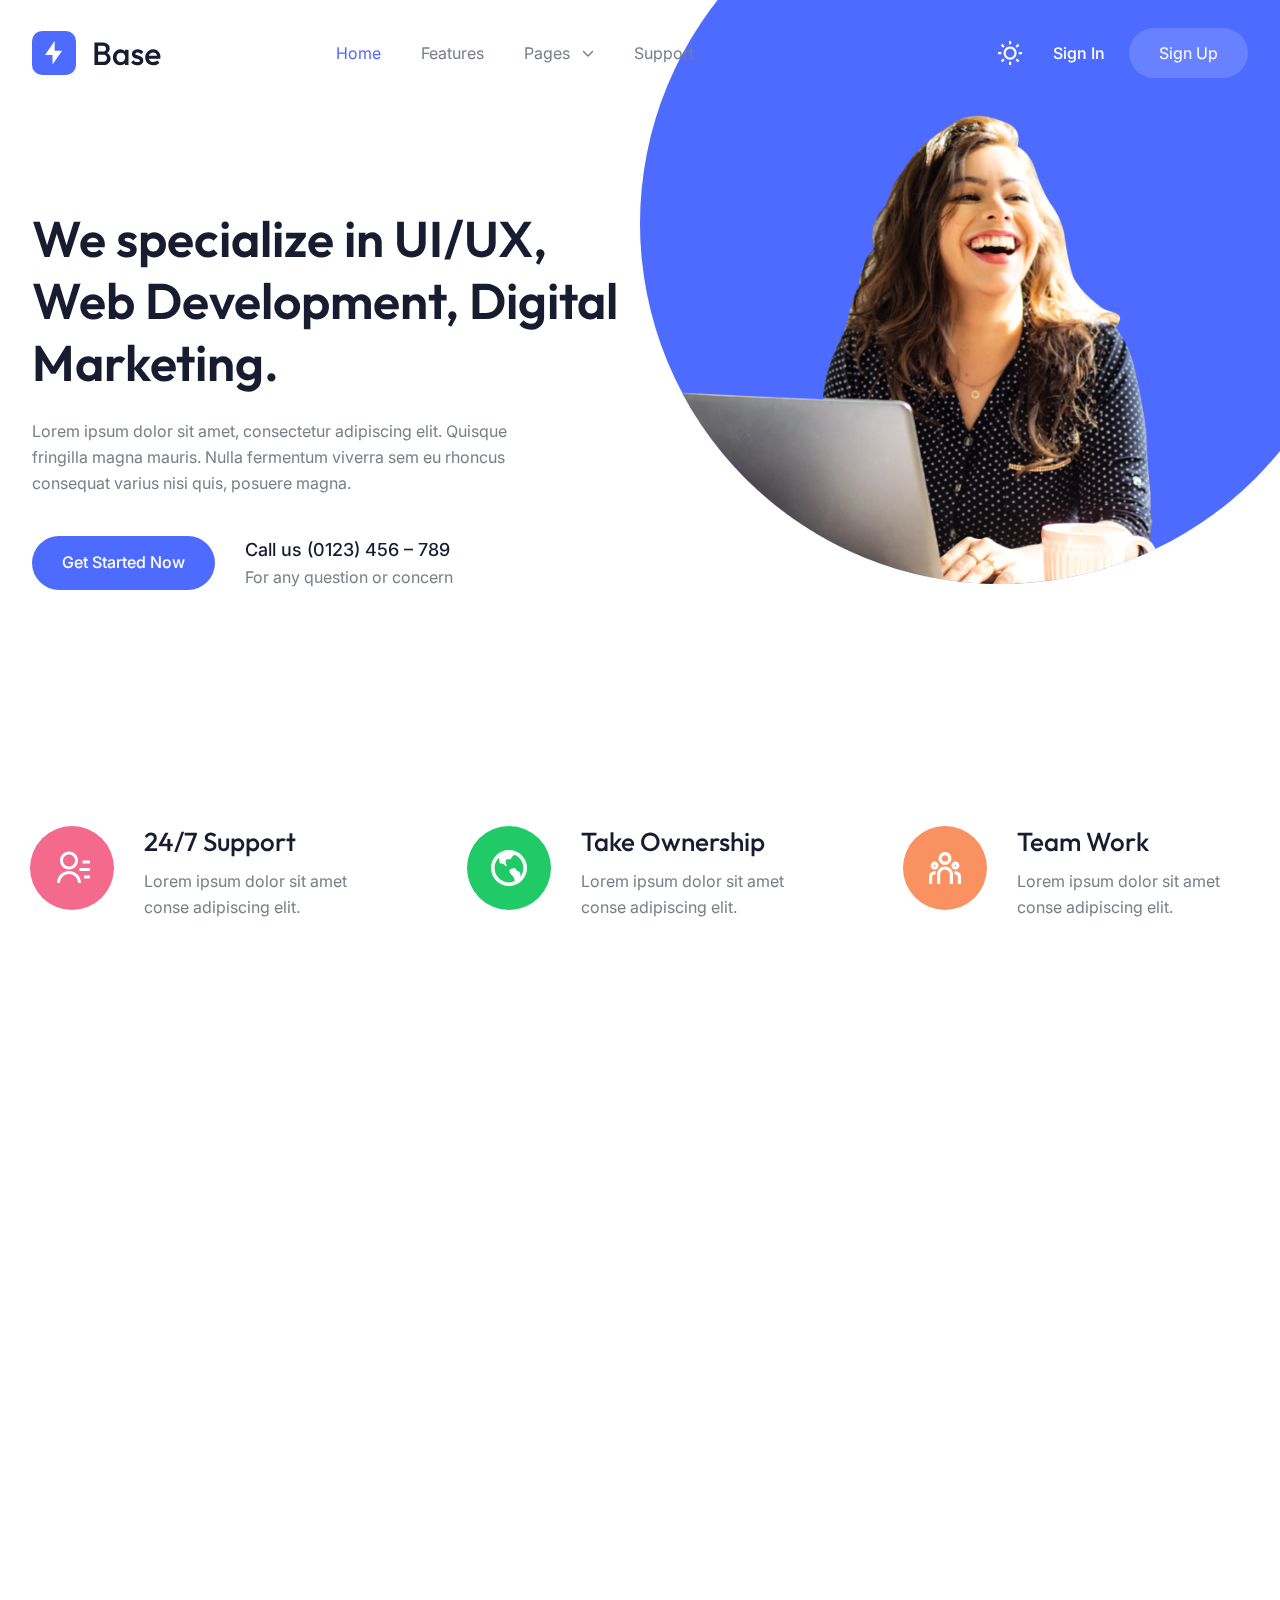
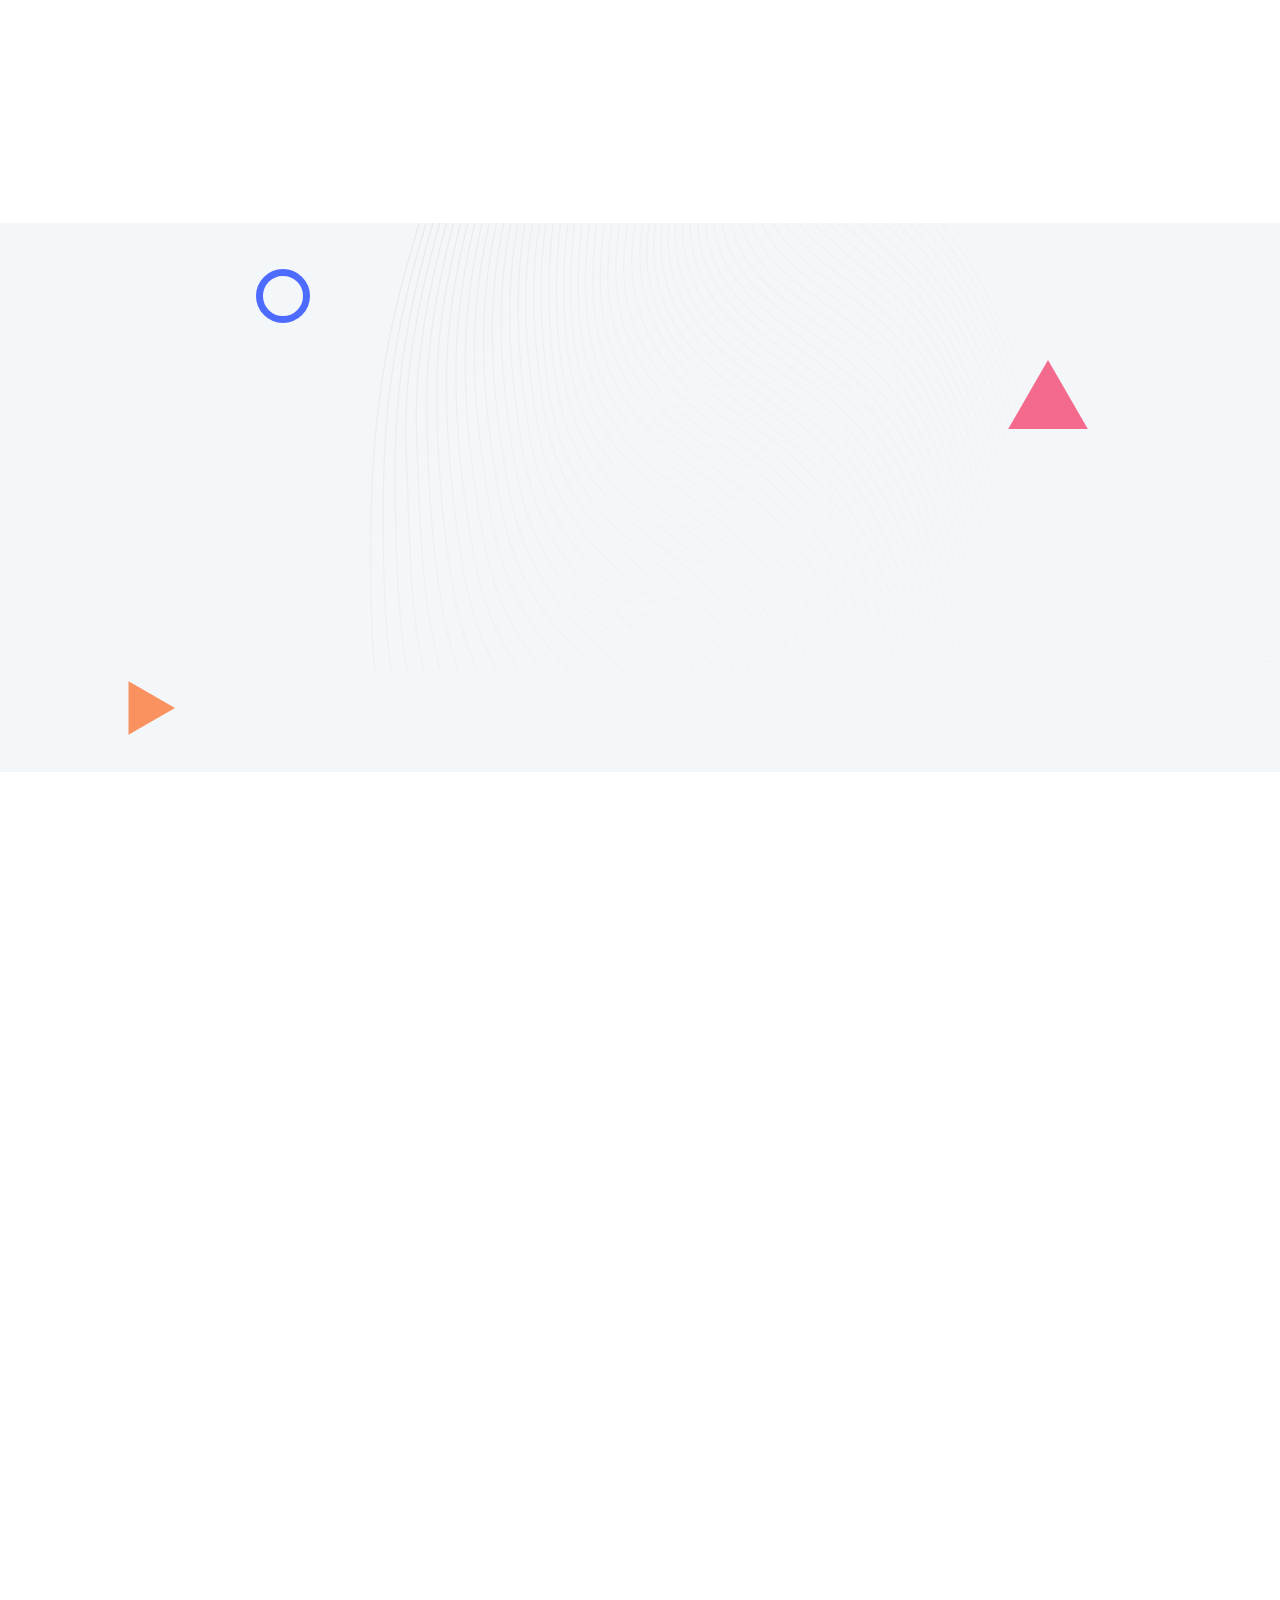
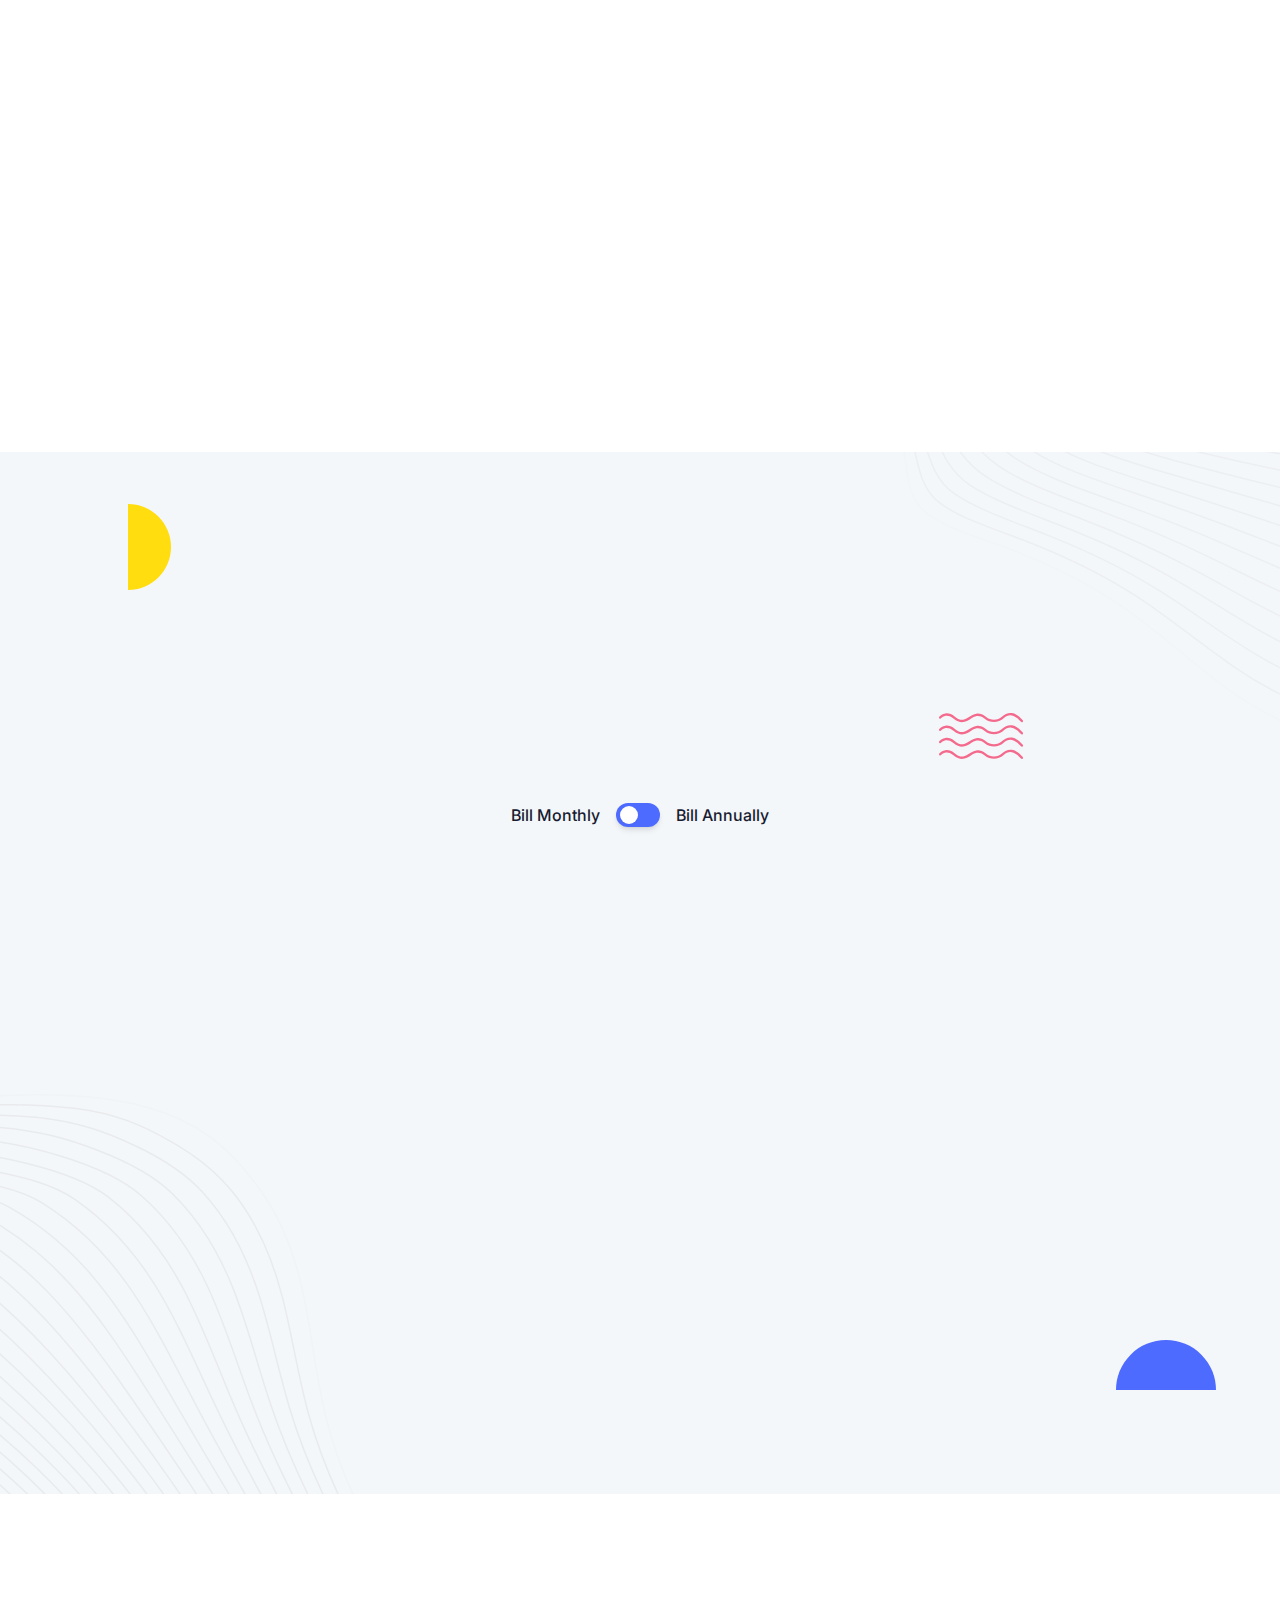
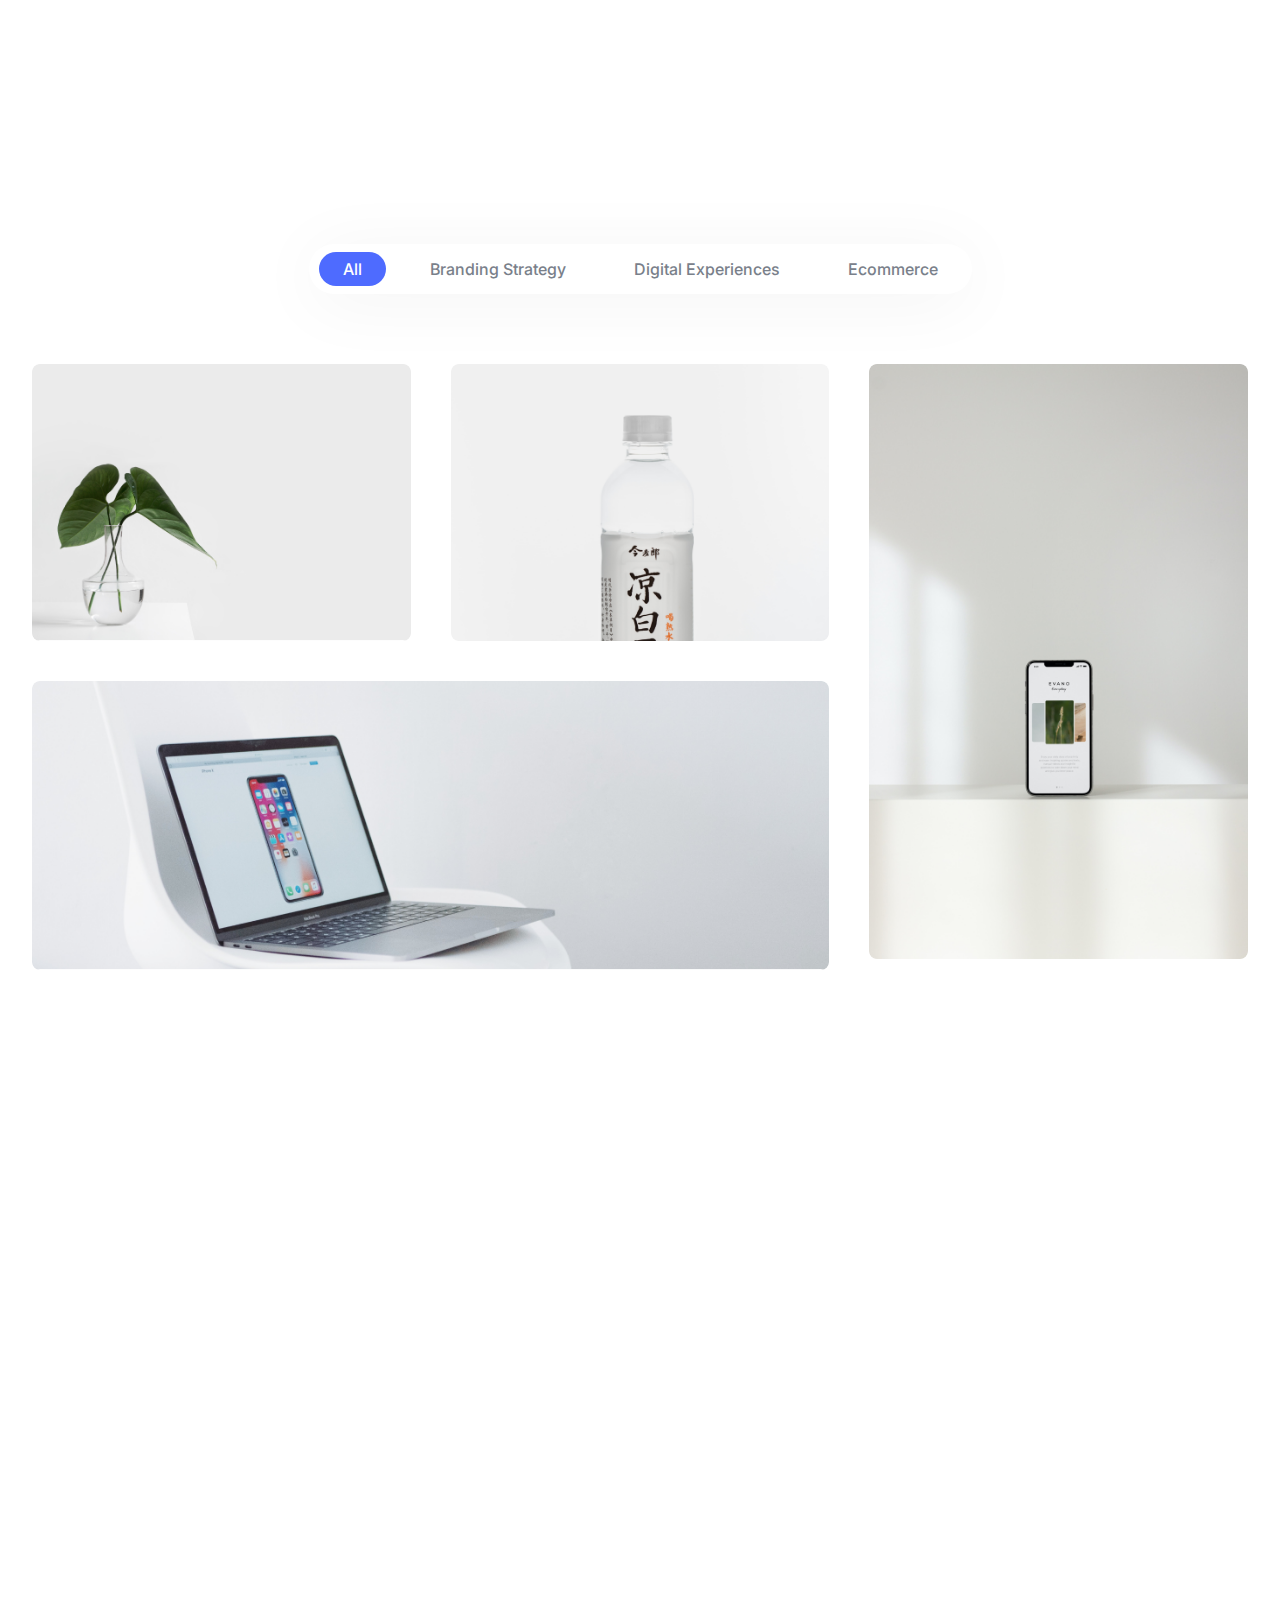
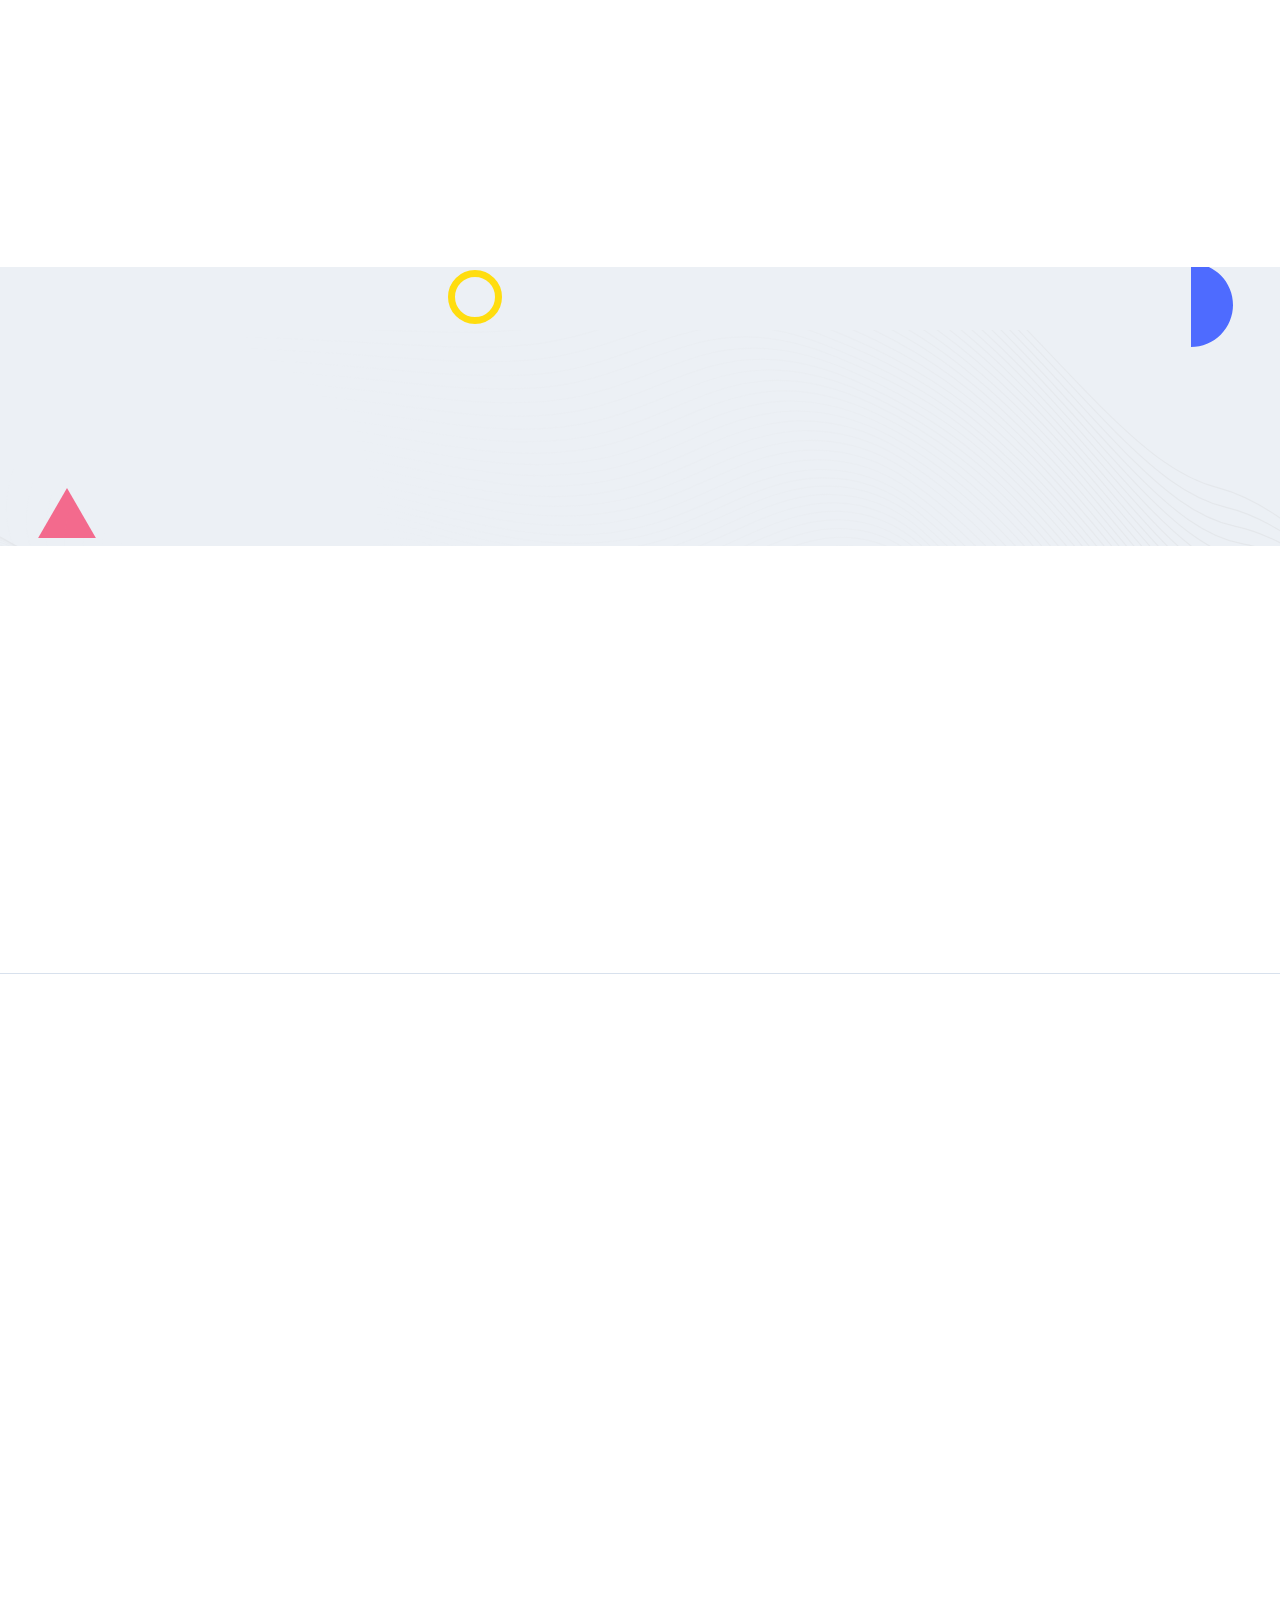
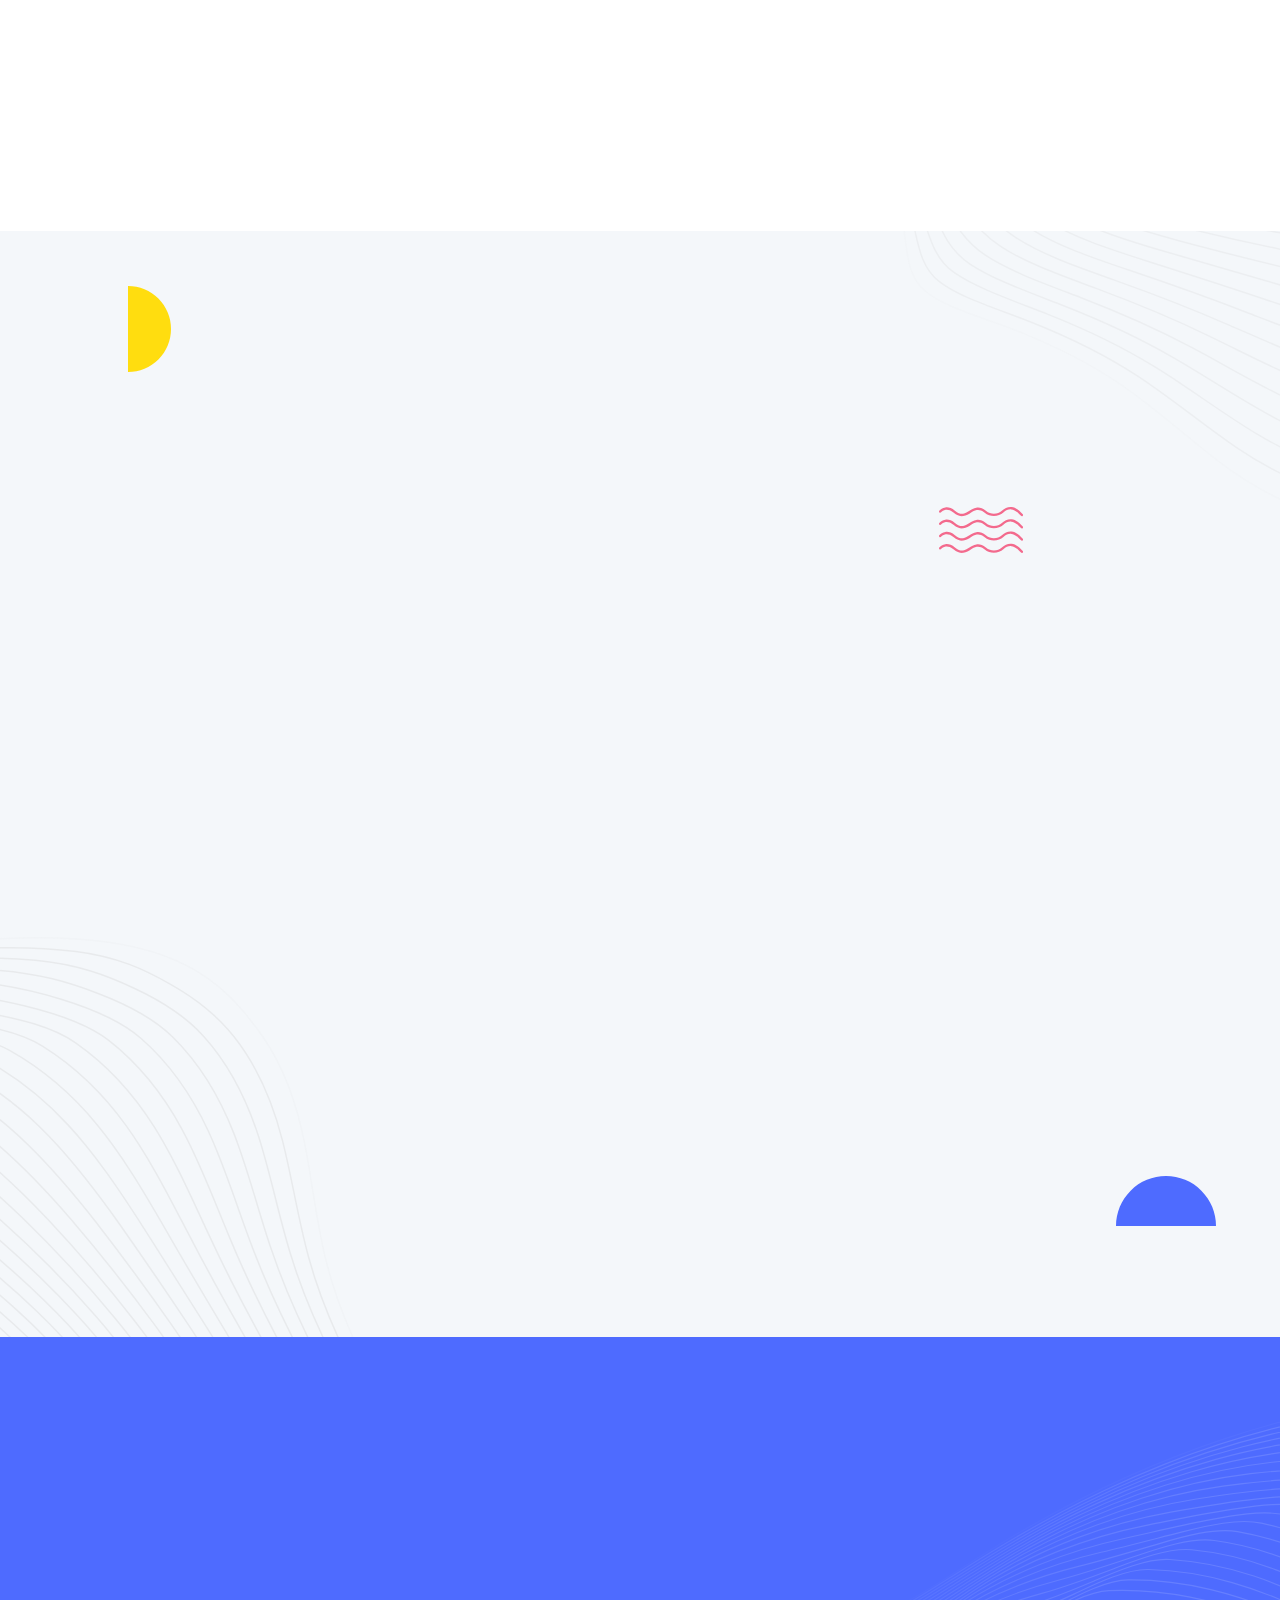
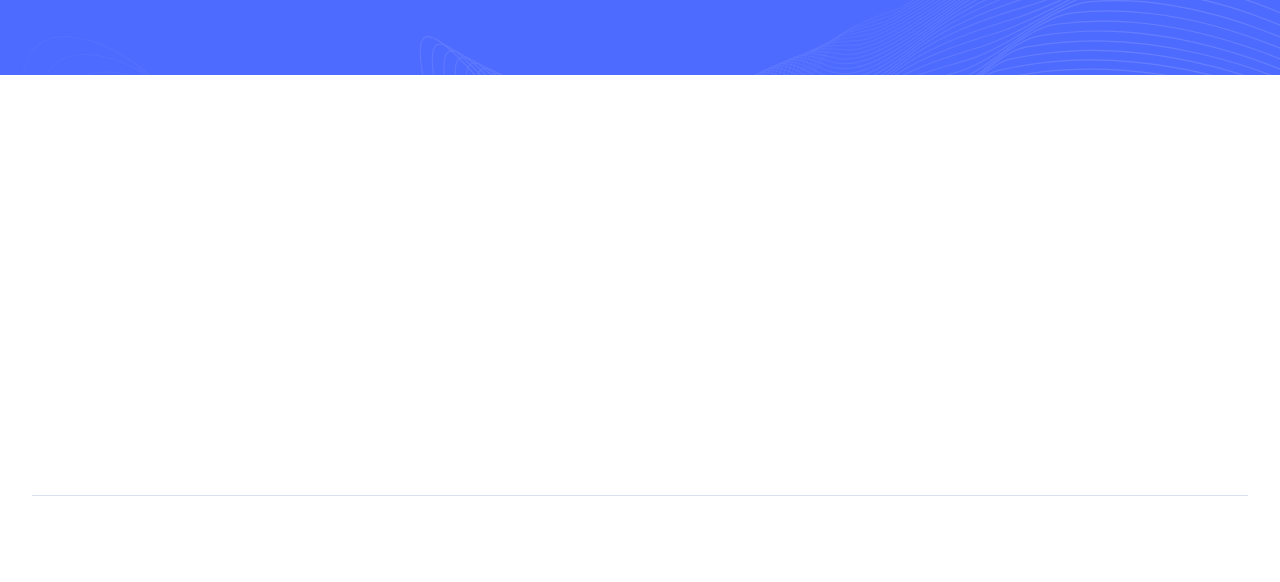
<file: index.html>
<!DOCTYPE html>
<html lang="en">
  <head>
    <meta charset="UTF-8" />
    <meta http-equiv="X-UA-Compatible" content="IE=edge" />
    <meta name="viewport" content="width=device-width, initial-scale=1.0" />
    <title>Base</title>
  <link rel="icon" href="favicon.ico">
  <link href="style.css" rel="stylesheet">
</head>
  <body
x-data="{ page: 'home', 'darkMode': true, 'stickyMenu': false, 'navigationOpen': false, 'scrollTop': false }"
    x-init="
         darkMode = JSON.parse(localStorage.getItem('darkMode'));
         $watch('darkMode', value => localStorage.setItem('darkMode', JSON.stringify(value)))"
    :class="{'b eh': darkMode === true}"
  >
    <!-- ===== Header Start ===== -->
    <header 
  class="g s r vd ya cj"
  :class="{ 'hh sm _k dj bl ll' : stickyMenu }"
  @scroll.window="stickyMenu = (window.pageYOffset > 20) ? true : false"
>
  <div class="bb ze ki xn 2xl:ud-px-0 oo wf yf i">
    <div class="vd to/4 tc wf yf">
      <a href="index.html">
        <img class="om" src="images/logo-light.svg" alt="Logo Light" />
        <img class="xc nm" src="images/logo-dark.svg" alt="Logo Dark" />
      </a>

      <!-- Hamburger Toggle BTN -->
      <button class="po rc" @click="navigationOpen = !navigationOpen">
        <span class="rc i pf re pd">
          <span class="du-block h q vd yc">
            <span class="rc i r s eh um tg te rd eb ml jl dl" :class="{ 'ue el': !navigationOpen }"></span>
            <span class="rc i r s eh um tg te rd eb ml jl fl" :class="{ 'ue qr': !navigationOpen }"></span>
            <span class="rc i r s eh um tg te rd eb ml jl gl" :class="{ 'ue hl': !navigationOpen }"></span>
          </span>
          <span class="du-block h q vd yc lf">
            <span class="rc eh um tg ml jl el h na r ve yc" :class="{ 'sd dl': !navigationOpen }"></span>
            <span class="rc eh um tg ml jl qr h s pa vd rd" :class="{ 'sd rr': !navigationOpen }"></span>
          </span>
        </span>
      </button>
      <!-- Hamburger Toggle BTN -->
    </div>

    <div
      class="vd wo/4 sd qo f ho oo wf yf"
      :class="{ 'd hh rm sr td ud qg ug jc yh': navigationOpen }"
    >
      <nav>
        <ul class="tc _o sf yo cg ep">
          <li><a href="index.html" class="xl" :class="{ 'mk': page === 'home' }">Home</a></li>
          <li><a href="index.html#features" class="xl">Features</a></li>
          <li class="c i" x-data="{ dropdown: false }">
            <a
              href="#"
              class="xl tc wf yf bg"
              @click.prevent="dropdown = !dropdown"
              :class="{ 'mk': page === 'blog-grid' || page === 'blog-single' || page === 'signin' || page === 'signup' || page === '404' }"
            >
              Pages

              <svg
              :class="{ 'wh': dropdown }"
              class="th mm we fd pf" xmlns="http://www.w3.org/2000/svg" viewBox="0 0 512 512">
                <path d="M233.4 406.6c12.5 12.5 32.8 12.5 45.3 0l192-192c12.5-12.5 12.5-32.8 0-45.3s-32.8-12.5-45.3 0L256 338.7 86.6 169.4c-12.5-12.5-32.8-12.5-45.3 0s-12.5 32.8 0 45.3l192 192z" />
              </svg>
            </a>

            <!-- Dropdown Start -->
            <ul class="a" :class="{ 'tc': dropdown }">
              <li><a href="blog-grid.html" class="xl" :class="{ 'mk': page === 'blog-grid' }">Blog Grid</a></li>
              <li><a href="blog-single.html" class="xl" :class="{ 'mk': page === 'blog-single' }">Blog Single</a></li>
              <li><a href="signin.html" class="xl" :class="{ 'mk': page === 'signin' }">Sign In</a></li>
              <li><a href="signup.html" class="xl" :class="{ 'mk': page === 'signup' }">Sign Up</a></li>
              <li><a href="404.html" class="xl" :class="{ 'mk': page === '404' }">404</a></li>
            </ul>
            <!-- Dropdown End -->
          </li>
          <li><a href="index.html#support" class="xl">Support</a></li>
        </ul>
      </nav>

      <div class="tc wf ig pb no">
        <div class="pc h io pa ra" :class="navigationOpen ? '!-ud-visible' : 'd'">
          <label class="rc ab i">
            <input type="checkbox" :value="darkMode" @change="darkMode = !darkMode" class="pf vd yc uk h r za ab" />
            <!-- Icon Sun -->
            <svg :class="{ 'wn' : page === 'home', 'xh' : page === 'home' && stickyMenu }" class="th om" width="25" height="25" viewBox="0 0 25 25" fill="none" xmlns="http://www.w3.org/2000/svg">
              <path d="M12.0908 18.6363C10.3549 18.6363 8.69 17.9467 7.46249 16.7192C6.23497 15.4916 5.54537 13.8268 5.54537 12.0908C5.54537 10.3549 6.23497 8.69 7.46249 7.46249C8.69 6.23497 10.3549 5.54537 12.0908 5.54537C13.8268 5.54537 15.4916 6.23497 16.7192 7.46249C17.9467 8.69 18.6363 10.3549 18.6363 12.0908C18.6363 13.8268 17.9467 15.4916 16.7192 16.7192C15.4916 17.9467 13.8268 18.6363 12.0908 18.6363ZM12.0908 16.4545C13.2481 16.4545 14.358 15.9947 15.1764 15.1764C15.9947 14.358 16.4545 13.2481 16.4545 12.0908C16.4545 10.9335 15.9947 9.8236 15.1764 9.00526C14.358 8.18692 13.2481 7.72718 12.0908 7.72718C10.9335 7.72718 9.8236 8.18692 9.00526 9.00526C8.18692 9.8236 7.72718 10.9335 7.72718 12.0908C7.72718 13.2481 8.18692 14.358 9.00526 15.1764C9.8236 15.9947 10.9335 16.4545 12.0908 16.4545ZM10.9999 0.0908203H13.1817V3.36355H10.9999V0.0908203ZM10.9999 20.8181H13.1817V24.0908H10.9999V20.8181ZM2.83446 4.377L4.377 2.83446L6.69082 5.14828L5.14828 6.69082L2.83446 4.37809V4.377ZM17.4908 19.0334L19.0334 17.4908L21.3472 19.8046L19.8046 21.3472L17.4908 19.0334ZM19.8046 2.83337L21.3472 4.377L19.0334 6.69082L17.4908 5.14828L19.8046 2.83446V2.83337ZM5.14828 17.4908L6.69082 19.0334L4.377 21.3472L2.83446 19.8046L5.14828 17.4908ZM24.0908 10.9999V13.1817H20.8181V10.9999H24.0908ZM3.36355 10.9999V13.1817H0.0908203V10.9999H3.36355Z" fill=""/>
            </svg>
            <!-- Icon Sun -->
            <img class="xc nm" src="images/icon-moon.svg" alt="Moon" />
          </label>
        </div>

        <a href="signin.html" :class="{ 'nk yl' : page === 'home', 'ok' : page === 'home' && stickyMenu }" class="ek pk xl">Sign In</a>
        <a href="signup.html" :class="{ 'hh/[0.15]' : page === 'home', 'sh' : page === 'home' && stickyMenu }" class="lk gh dk rg tc wf xf _l gi hi">Sign Up</a>
      </div>
    </div>
  </div>
</header>

    <!-- ===== Header End ===== -->

    <main>
      <!-- ===== Hero Start ===== -->
      <section class="gj do ir hj sp jr i pg">
        <!-- Hero Images -->
        <div class="xc fn zd/2 2xl:ud-w-187.5 bd 2xl:ud-h-171.5 h q r">
          <img src="images/shape-01.svg" alt="shape" class="xc 2xl:ud-block h t -ud-left-[10%] ua" />
          <img src="images/shape-02.svg" alt="shape" class="xc 2xl:ud-block h u p va" />
          <img src="images/shape-03.svg" alt="shape" class="xc 2xl:ud-block h v w va" />
          <img src="images/shape-04.svg" alt="shape" class="h q r" />
          <img src="images/hero.png" alt="Woman" class="h q r ua" />
        </div>

        <!-- Hero Content -->
        <div class="bb ze ki xn 2xl:ud-px-0">
          <div class="tc _o">
            <div class="animate_left jn/2">
              <h1 class="fk vj zp or kk wm wb">We specialize in UI/UX, Web Development, Digital Marketing.</h1>
              <p class="fq">
                Lorem ipsum dolor sit amet, consectetur adipiscing elit. Quisque fringilla magna mauris. Nulla fermentum viverra sem eu rhoncus consequat varius nisi quis, posuere magna.
              </p>

              <div class="tc tf yo zf mb">
                <a href="#" class="ek jk lk gh gi hi rg ml il vc _d _l"
                  >Get Started Now</a
                >

                <span class="tc sf">
                  <a href="#" class="inline-block ek xj kk wm"> Call us (0123) 456 – 789 </a>
                  <span class="inline-block">For any question or concern</span>
                </span>
              </div>
            </div>
          </div>
        </div>
      </section>
      <!-- ===== Hero End ===== -->

      <!-- ===== Small Features Start ===== -->
      <section id="features">
        <div class="bb ze ki yn 2xl:ud-px-12.5">
          <div class="tc uf zo xf ap zf bp mq">
            <!-- Small Features Item -->
            <div class="animate_top kn to/3 tc cg oq">
              <div class="tc wf xf cf ae cd rg mh">
                <img src="images/icon-01.svg" alt="Icon" />
              </div>
              <div>
                <h4 class="ek yj go kk wm xb">24/7 Support</h4>
                <p>Lorem ipsum dolor sit amet conse adipiscing elit.</p>
              </div>
            </div>

            <!-- Small Features Item -->
            <div class="animate_top kn to/3 tc cg oq">
              <div class="tc wf xf cf ae cd rg nh">
                <img src="images/icon-02.svg" alt="Icon" />
              </div>
              <div>
                <h4 class="ek yj go kk wm xb">Take Ownership</h4>
                <p>Lorem ipsum dolor sit amet conse adipiscing elit.</p>
              </div>
            </div>

            <!-- Small Features Item -->
            <div class="animate_top kn to/3 tc cg oq">
              <div class="tc wf xf cf ae cd rg oh">
                <img src="images/icon-03.svg" alt="Icon" />
              </div>
              <div>
                <h4 class="ek yj go kk wm xb">Team Work</h4>
                <p>Lorem ipsum dolor sit amet conse adipiscing elit.</p>
              </div>
            </div>
          </div>
        </div>
      </section>
      <!-- ===== Small Features End ===== -->

      <!-- ===== About Start ===== -->
      <section class="ji gp uq 2xl:ud-py-35 pg">
        <div class="bb ze ki xn wq">
          <div class="tc wf gg qq">
            <!-- About Images -->
            <div class="animate_left xc gn gg jn/2 i">
              <div>
                <img src="images/shape-05.svg" alt="Shape" class="h -ud-left-5 x" />
                <img src="images/about-01.png" alt="About" class="ib" />
                <img src="images/about-02.png" alt="About" />
              </div>
              <div>
                <img src="images/shape-06.svg" alt="Shape" />
                <img src="images/about-03.png" alt="About" class="ob gb" />
                <img src="images/shape-07.svg" alt="Shape" class="bb" />
              </div>
            </div>

            <!-- About Content -->
            <div class="animate_right jn/2">
              <h4 class="ek yj mk gb">Why Choose Us</h4>
              <h2 class="fk vj zp pr kk wm qb">We Make Our customers happy by giving Best services.</h2>
              <p class="uo">It is a long established fact that a reader will be distracted by the readable content of a page when looking at its layout. The point of using Lorem Ipsum.</p>

              <a href="https://www.youtube.com/watch?v=xcJtL7QggTI" data-fslightbox class="vc wf hg mb">
                <span class="tc wf xf be dd rg i gh ua">
                  <span class="nf h vc yc vd rg gh qk -ud-z-1"></span>
                  <img src="images/icon-play.svg" alt="Play" />
                </span>
                <span class="kk">SEE HOW WE WORK</span>
              </a>
            </div>
          </div>
        </div>
      </section>
      <!-- ===== About End ===== -->

      <!-- ===== Team Start ===== -->
      <section class="i pg ji gp uq">
        <!-- Bg Shapes -->
        <span class="rc h s r vd fd/5 fh rm"></span>
        <img src="images/shape-08.svg" alt="Shape Bg" class="h q r" />
        <img src="images/shape-09.svg" alt="Shape" class="of h y z/2" />
        <img src="images/shape-10.svg" alt="Shape" class="h _ aa" />
        <img src="images/shape-11.svg" alt="Shape" class="of h m ba" />

        <!-- Section Title Start -->
        <div
          x-data="{ sectionTitle: `Meet With Our Creative Dedicated Team`, sectionTitleText: `Lorem ipsum dolor sit amet, consectetur adipiscing elit. In convallis tortor eros. Donec vitae tortor lacus. Phasellus aliquam ante in maximus.`}"
        >
          <div class="animate_top bb ze rj ki xn vq">
    <h2
            x-text="sectionTitle"
            class="fk vj pr kk wm on/5 gq/2 bb _b"
    >
    </h2>
    <p class="bb on/5 wo/5 hq" x-text="sectionTitleText"></p>
</div>


        </div>
        <!-- Section Title End -->

        <div class="bb ze i va ki xn xq jb jo">
          <div class="wc qf pn xo gg cp">
            <!-- Team Item -->
            <div class="animate_top rj">
              <div class="c i pg z-1">
                <img class="vd" src="images/team-01.png" alt="Team" />

                <div class="ef im nl il">
                  <span class="h -ud-left-5 -ud-bottom-21 rc de gd gh if wa"></span>
                  <span class="h s p rc vd hd mh va"></span>
                  <div class="h s p vd ij jj xa">
                    <ul class="tc xf wf gg">
                      <li>
                        <a href="#">
                          <svg class="uh vl ml il" width="10" height="18" viewBox="0 0 10 18" fill="none" xmlns="http://www.w3.org/2000/svg">
                          <path d="M6.66634 10.25H8.74968L9.58301 6.91669H6.66634V5.25002C6.66634 4.39169 6.66634 3.58335 8.33301 3.58335H9.58301V0.783354C9.31134 0.74752 8.28551 0.666687 7.20218 0.666687C4.93968 0.666687 3.33301 2.04752 3.33301 4.58335V6.91669H0.833008V10.25H3.33301V17.3334H6.66634V10.25Z" fill=""/>
                          </svg>
                        </a>
                      </li>
                      <li>
                        <a href="#">
                          <svg class="uh vl ml il" width="18" height="14" viewBox="0 0 18 14" fill="none" xmlns="http://www.w3.org/2000/svg">
                          <path d="M17.4683 1.71333C16.8321 1.99475 16.1574 2.17956 15.4666 2.26167C16.1947 1.82619 16.7397 1.14085 16.9999 0.333333C16.3166 0.74 15.5674 1.025 14.7866 1.17917C14.2621 0.617982 13.5669 0.245803 12.809 0.120487C12.0512 -0.00482822 11.2732 0.123742 10.596 0.486211C9.91875 0.848679 9.38024 1.42474 9.06418 2.12483C8.74812 2.82492 8.67221 3.60982 8.84825 4.3575C7.46251 4.28805 6.10686 3.92794 4.86933 3.30055C3.63179 2.67317 2.54003 1.79254 1.66492 0.715833C1.35516 1.24788 1.19238 1.85269 1.19326 2.46833C1.19326 3.67667 1.80826 4.74417 2.74326 5.36917C2.18993 5.35175 1.64878 5.20232 1.16492 4.93333V4.97667C1.16509 5.78142 1.44356 6.56135 1.95313 7.18422C2.46269 7.80709 3.17199 8.23456 3.96075 8.39417C3.4471 8.53337 2.90851 8.55388 2.38576 8.45417C2.60814 9.14686 3.04159 9.75267 3.62541 10.1868C4.20924 10.6209 4.9142 10.8615 5.64159 10.875C4.91866 11.4428 4.0909 11.8625 3.20566 12.1101C2.32041 12.3578 1.39503 12.4285 0.482422 12.3183C2.0755 13.3429 3.93 13.8868 5.82409 13.885C12.2349 13.885 15.7408 8.57417 15.7408 3.96833C15.7408 3.81833 15.7366 3.66667 15.7299 3.51833C16.4123 3.02514 17.0013 2.41418 17.4691 1.71417L17.4683 1.71333Z" fill=""/>
                          </svg>
                        </a>
                      </li>
                      <li>
                        <a href="#">
                          <svg class="uh vl ml il" width="17" height="16" viewBox="0 0 17 16" fill="none" xmlns="http://www.w3.org/2000/svg">
                          <path d="M3.78353 2.16665C3.78331 2.60867 3.6075 3.03251 3.29478 3.34491C2.98207 3.65732 2.55806 3.8327 2.11603 3.83248C1.674 3.83226 1.25017 3.65645 0.937761 3.34373C0.625357 3.03102 0.449975 2.60701 0.450196 2.16498C0.450417 1.72295 0.626223 1.29912 0.93894 0.986712C1.25166 0.674307 1.67567 0.498925 2.1177 0.499146C2.55972 0.499367 2.98356 0.675173 3.29596 0.98789C3.60837 1.30061 3.78375 1.72462 3.78353 2.16665V2.16665ZM3.83353 5.06665H0.500195V15.5H3.83353V5.06665ZM9.1002 5.06665H5.78353V15.5H9.06686V10.025C9.06686 6.97498 13.0419 6.69165 13.0419 10.025V15.5H16.3335V8.89165C16.3335 3.74998 10.4502 3.94165 9.06686 6.46665L9.1002 5.06665V5.06665Z" fill=""/>
                          </svg>
                        </a>
                      </li>
                    </ul>
                  </div>
                </div>
              </div>

              <h4 class="yj go kk wm ob zb">Olivia Andrium</h4>
              <p>Product Manager</p>
            </div>

            <!-- Team Item -->
            <div class="animate_top rj">
              <div class="c i pg z-1">
                <img class="vd" src="images/team-02.png" alt="Team" />

                <div class="ef im nl il">
                  <span class="h -ud-left-5 -ud-bottom-21 rc de gd gh if wa"></span>
                  <span class="h s p rc vd hd mh va"></span>
                  <div class="h s p vd ij jj xa">
                    <ul class="tc xf wf gg">
                      <li>
                        <a href="#">
                          <svg class="uh vl ml il" width="10" height="18" viewBox="0 0 10 18" fill="none" xmlns="http://www.w3.org/2000/svg">
                          <path d="M6.66634 10.25H8.74968L9.58301 6.91669H6.66634V5.25002C6.66634 4.39169 6.66634 3.58335 8.33301 3.58335H9.58301V0.783354C9.31134 0.74752 8.28551 0.666687 7.20218 0.666687C4.93968 0.666687 3.33301 2.04752 3.33301 4.58335V6.91669H0.833008V10.25H3.33301V17.3334H6.66634V10.25Z" fill=""/>
                          </svg>
                        </a>
                      </li>
                      <li>
                        <a href="#">
                          <svg class="uh vl ml il" width="18" height="14" viewBox="0 0 18 14" fill="none" xmlns="http://www.w3.org/2000/svg">
                          <path d="M17.4683 1.71333C16.8321 1.99475 16.1574 2.17956 15.4666 2.26167C16.1947 1.82619 16.7397 1.14085 16.9999 0.333333C16.3166 0.74 15.5674 1.025 14.7866 1.17917C14.2621 0.617982 13.5669 0.245803 12.809 0.120487C12.0512 -0.00482822 11.2732 0.123742 10.596 0.486211C9.91875 0.848679 9.38024 1.42474 9.06418 2.12483C8.74812 2.82492 8.67221 3.60982 8.84825 4.3575C7.46251 4.28805 6.10686 3.92794 4.86933 3.30055C3.63179 2.67317 2.54003 1.79254 1.66492 0.715833C1.35516 1.24788 1.19238 1.85269 1.19326 2.46833C1.19326 3.67667 1.80826 4.74417 2.74326 5.36917C2.18993 5.35175 1.64878 5.20232 1.16492 4.93333V4.97667C1.16509 5.78142 1.44356 6.56135 1.95313 7.18422C2.46269 7.80709 3.17199 8.23456 3.96075 8.39417C3.4471 8.53337 2.90851 8.55388 2.38576 8.45417C2.60814 9.14686 3.04159 9.75267 3.62541 10.1868C4.20924 10.6209 4.9142 10.8615 5.64159 10.875C4.91866 11.4428 4.0909 11.8625 3.20566 12.1101C2.32041 12.3578 1.39503 12.4285 0.482422 12.3183C2.0755 13.3429 3.93 13.8868 5.82409 13.885C12.2349 13.885 15.7408 8.57417 15.7408 3.96833C15.7408 3.81833 15.7366 3.66667 15.7299 3.51833C16.4123 3.02514 17.0013 2.41418 17.4691 1.71417L17.4683 1.71333Z" fill=""/>
                          </svg>
                        </a>
                      </li>
                      <li>
                        <a href="#">
                          <svg class="uh vl ml il" width="17" height="16" viewBox="0 0 17 16" fill="none" xmlns="http://www.w3.org/2000/svg">
                          <path d="M3.78353 2.16665C3.78331 2.60867 3.6075 3.03251 3.29478 3.34491C2.98207 3.65732 2.55806 3.8327 2.11603 3.83248C1.674 3.83226 1.25017 3.65645 0.937761 3.34373C0.625357 3.03102 0.449975 2.60701 0.450196 2.16498C0.450417 1.72295 0.626223 1.29912 0.93894 0.986712C1.25166 0.674307 1.67567 0.498925 2.1177 0.499146C2.55972 0.499367 2.98356 0.675173 3.29596 0.98789C3.60837 1.30061 3.78375 1.72462 3.78353 2.16665V2.16665ZM3.83353 5.06665H0.500195V15.5H3.83353V5.06665ZM9.1002 5.06665H5.78353V15.5H9.06686V10.025C9.06686 6.97498 13.0419 6.69165 13.0419 10.025V15.5H16.3335V8.89165C16.3335 3.74998 10.4502 3.94165 9.06686 6.46665L9.1002 5.06665V5.06665Z" fill=""/>
                          </svg>
                        </a>
                      </li>
                    </ul>
                  </div>
                </div>
              </div>

              <h4 class="yj go kk wm ob zb">Jemse Kemorun</h4>
              <p>Product Designer</p>
            </div>

            <!-- Team Item -->
            <div class="animate_top rj">
              <div class="c i pg z-1">
                <img class="vd" src="images/team-03.png" alt="Team" />

                <div class="ef im nl il">
                  <span class="h -ud-left-5 -ud-bottom-21 rc de gd gh if wa"></span>
                  <span class="h s p rc vd hd mh va"></span>
                  <div class="h s p vd ij jj xa">
                    <ul class="tc xf wf gg">
                      <li>
                        <a href="#">
                          <svg class="uh vl ml il" width="10" height="18" viewBox="0 0 10 18" fill="none" xmlns="http://www.w3.org/2000/svg">
                          <path d="M6.66634 10.25H8.74968L9.58301 6.91669H6.66634V5.25002C6.66634 4.39169 6.66634 3.58335 8.33301 3.58335H9.58301V0.783354C9.31134 0.74752 8.28551 0.666687 7.20218 0.666687C4.93968 0.666687 3.33301 2.04752 3.33301 4.58335V6.91669H0.833008V10.25H3.33301V17.3334H6.66634V10.25Z" fill=""/>
                          </svg>
                        </a>
                      </li>
                      <li>
                        <a href="#">
                          <svg class="uh vl ml il" width="18" height="14" viewBox="0 0 18 14" fill="none" xmlns="http://www.w3.org/2000/svg">
                          <path d="M17.4683 1.71333C16.8321 1.99475 16.1574 2.17956 15.4666 2.26167C16.1947 1.82619 16.7397 1.14085 16.9999 0.333333C16.3166 0.74 15.5674 1.025 14.7866 1.17917C14.2621 0.617982 13.5669 0.245803 12.809 0.120487C12.0512 -0.00482822 11.2732 0.123742 10.596 0.486211C9.91875 0.848679 9.38024 1.42474 9.06418 2.12483C8.74812 2.82492 8.67221 3.60982 8.84825 4.3575C7.46251 4.28805 6.10686 3.92794 4.86933 3.30055C3.63179 2.67317 2.54003 1.79254 1.66492 0.715833C1.35516 1.24788 1.19238 1.85269 1.19326 2.46833C1.19326 3.67667 1.80826 4.74417 2.74326 5.36917C2.18993 5.35175 1.64878 5.20232 1.16492 4.93333V4.97667C1.16509 5.78142 1.44356 6.56135 1.95313 7.18422C2.46269 7.80709 3.17199 8.23456 3.96075 8.39417C3.4471 8.53337 2.90851 8.55388 2.38576 8.45417C2.60814 9.14686 3.04159 9.75267 3.62541 10.1868C4.20924 10.6209 4.9142 10.8615 5.64159 10.875C4.91866 11.4428 4.0909 11.8625 3.20566 12.1101C2.32041 12.3578 1.39503 12.4285 0.482422 12.3183C2.0755 13.3429 3.93 13.8868 5.82409 13.885C12.2349 13.885 15.7408 8.57417 15.7408 3.96833C15.7408 3.81833 15.7366 3.66667 15.7299 3.51833C16.4123 3.02514 17.0013 2.41418 17.4691 1.71417L17.4683 1.71333Z" fill=""/>
                          </svg>
                        </a>
                      </li>
                      <li>
                        <a href="#">
                          <svg class="uh vl ml il" width="17" height="16" viewBox="0 0 17 16" fill="none" xmlns="http://www.w3.org/2000/svg">
                          <path d="M3.78353 2.16665C3.78331 2.60867 3.6075 3.03251 3.29478 3.34491C2.98207 3.65732 2.55806 3.8327 2.11603 3.83248C1.674 3.83226 1.25017 3.65645 0.937761 3.34373C0.625357 3.03102 0.449975 2.60701 0.450196 2.16498C0.450417 1.72295 0.626223 1.29912 0.93894 0.986712C1.25166 0.674307 1.67567 0.498925 2.1177 0.499146C2.55972 0.499367 2.98356 0.675173 3.29596 0.98789C3.60837 1.30061 3.78375 1.72462 3.78353 2.16665V2.16665ZM3.83353 5.06665H0.500195V15.5H3.83353V5.06665ZM9.1002 5.06665H5.78353V15.5H9.06686V10.025C9.06686 6.97498 13.0419 6.69165 13.0419 10.025V15.5H16.3335V8.89165C16.3335 3.74998 10.4502 3.94165 9.06686 6.46665L9.1002 5.06665V5.06665Z" fill=""/>
                          </svg>
                        </a>
                      </li>
                    </ul>
                  </div>
                </div>
              </div>

              <h4 class="yj go kk wm ob zb">Avi Pestarica</h4>
              <p>Web Designer</p>
            </div>
          </div>
        </div>
      </section>
      <!-- ===== Team End ===== -->

      <!-- ===== Services Start ===== -->
      <section class="lj tp kr">
        <!-- Section Title Start -->
        <div
          x-data="{ sectionTitle: `We Offer The Best Quality Service for You`, sectionTitleText: `Lorem ipsum dolor sit amet, consectetur adipiscing elit. In convallis tortor eros. Donec vitae tortor lacus. Phasellus aliquam ante in maximus.`}"
        >
          <div class="animate_top bb ze rj ki xn vq">
    <h2
            x-text="sectionTitle"
            class="fk vj pr kk wm on/5 gq/2 bb _b"
    >
    </h2>
    <p class="bb on/5 wo/5 hq" x-text="sectionTitleText"></p>
</div>


        </div>
        <!-- Section Title End -->

        <div class="bb ze ki xn yq mb en">
          <div class="wc qf pn xo ng">
            <!-- Service Item -->
            <div class="animate_top sg oi pi zq ml il am cn _m">
              <img src="images/icon-04.svg" alt="Icon" />
              <h4 class="ek zj kk wm nb _b">Crafted for Startups</h4>
              <p>Lorem ipsum dolor sit amet, consectetur adipiscing elit. In convallis tortor.</p>
            </div>

            <!-- Service Item -->
            <div class="animate_top sg oi pi zq ml il am cn _m">
              <img src="images/icon-05.svg" alt="Icon" />
              <h4 class="ek zj kk wm nb _b">High-quality Design</h4>
              <p>Lorem ipsum dolor sit amet, consectetur adipiscing elit. In convallis tortor.</p>
            </div>

            <!-- Service Item -->
            <div class="animate_top sg oi pi zq ml il am cn _m">
              <img src="images/icon-06.svg" alt="Icon" />
              <h4 class="ek zj kk wm nb _b">All Essential Sections</h4>
              <p>Lorem ipsum dolor sit amet, consectetur adipiscing elit. In convallis tortor.</p>
            </div>

            <!-- Service Item -->
            <div class="animate_top sg oi pi zq ml il am cn _m">
              <img src="images/icon-07.svg" alt="Icon" />
              <h4 class="ek zj kk wm nb _b">Speed Optimized</h4>
              <p>Lorem ipsum dolor sit amet, consectetur adipiscing elit. In convallis tortor.</p>
            </div>

            <!-- Service Item -->
            <div class="animate_top sg oi pi zq ml il am cn _m">
              <img src="images/icon-05.svg" alt="Icon" />
              <h4 class="ek zj kk wm nb _b">Fully Customizable</h4>
              <p>Lorem ipsum dolor sit amet, consectetur adipiscing elit. In convallis tortor.</p>
            </div>

            <!-- Service Item -->
            <div class="animate_top sg oi pi zq ml il am cn _m">
              <img src="images/icon-06.svg" alt="Icon" />
              <h4 class="ek zj kk wm nb _b">Regular Updates</h4>
              <p>Lorem ipsum dolor sit amet, consectetur adipiscing elit. In convallis tortor.</p>
            </div>
          </div>
        </div>
      </section>
      <!-- ===== Services End ===== -->

      <!-- ===== Pricing Table Start ===== -->
      <section x-data="setup()" class="i pg fh rm ji gp uq">
        <!-- Bg Shapes -->
        <img src="images/shape-06.svg" alt="Shape" class="h aa y" />
        <img src="images/shape-03.svg" alt="Shape" class="h ca u" />
        <img src="images/shape-07.svg" alt="Shape" class="h w da ee" />
        <img src="images/shape-12.svg" alt="Shape" class="h p s" />
        <img src="images/shape-13.svg" alt="Shape" class="h r q" />

        <!-- Section Title Start -->
        <div
          x-data="{ sectionTitle: `We Offer Great Affordable Premium Prices.`, sectionTitleText: `It is a long established fact that a reader will be distracted by the readable content of a page when looking at its layout. The point of using.`}"
        >
          <div class="animate_top bb ze rj ki xn vq">
    <h2
            x-text="sectionTitle"
            class="fk vj pr kk wm on/5 gq/2 bb _b"
    >
    </h2>
    <p class="bb on/5 wo/5 hq" x-text="sectionTitleText"></p>
</div>


        </div>
        <!-- Section Title End -->

        <!-- Pricing switcher -->
        <div class="tc wf xf jb og">
          <span class="ek kk wm">Bill Monthly</span>
          <button class="i rg gm" x-cloak @click="billPlan == 'monthly' ? billPlan = 'annually' : billPlan = 'monthly'">
            <div class="fe id bl gh rg xk outline-none"></div>
            <div
              class="h vc wf xf ge jd cl jl ml mf hh rg yk ea fa"
              :class="{ 'ff': billPlan == 'monthly', 'gf': billPlan == 'annually' }"
            ></div>
          </button>
          <span class="ek kk wm">Bill Annually</span>
        </div>

        <!-- Pricing Table -->
        <div class="bb ze i va ki xn yq bc">
          <div class="wc qf pn xo jg">
            <template x-for="(plan, i) in plans" x-key="i">
              <!-- Pricing Item -->
              <div class="animate_top rj sg hh sm vk xm hi nj oj">
                <h4 x-text="plan.name" class="wj kk wm fb"></h4>

                <div class="tc wf xf kg cc">
                  <h2
                    :class="plan.name == 'Basic' ? 'text-green-500' : ''"
                    x-text="`$${billPlan == 'monthly' ? plan.price.monthly : plan.price.annually}`"
                    class="fk _j kk wm"
                  ></h2>
                  <span x-text="billPlan == 'monthly' ? '/per month' : '/per year'" class="sc ak kk wm"></span>
                </div>

                <p class="ur dc">No credit card required</p>

                <!-- Button -->
                <a
                  href="#"
                  class="ek rg lk ml il gi ri"
                  :class="plan.name == 'Growth Plan' ? 'gh sl' : 'mh tl'"
                >
                  Try for free
                </a>

                <!-- Features -->
                <ul class="tc sf bg ob fb">
                  <template x-for="(feature, i) in plan.features" x-key="i">
                    <li x-text="feature"></li>
                  </template>
                </ul>

                <p class="kk wm">7-day free trial</p>
              </div>
            </template>
          </div>
        </div>
      </section>
      <!-- ===== Pricing Table End ===== -->

      <!-- ===== Projects Start ===== -->
      <section class="pg pj vp mr oj wp nr">
        <!-- Section Title Start -->
        <div
          x-data="{ sectionTitle: `We Offer Great Affordable Premium Prices.`, sectionTitleText: `It is a long established fact that a reader will be distracted by the readable content of a page when looking at its layout. The point of using.`}"
        >
          <div class="animate_top bb ze rj ki xn vq">
    <h2
            x-text="sectionTitle"
            class="fk vj pr kk wm on/5 gq/2 bb _b"
    >
    </h2>
    <p class="bb on/5 wo/5 hq" x-text="sectionTitleText"></p>
</div>


        </div>
        <!-- Section Title End -->

        <div class="bb ze ki xn 2xl:ud-px-0 jb" x-data="{filterTab: 1}">
          <!-- Porject Tab -->
          <div
            class="projects-tab _e bb tc uf wf xf cg rg hh rm vk xm si ti fc"
          >
            <button
              data-filter="*"
              @click="filterTab = 1"
              :class="{ 'gh lk' : filterTab === 1 }"
              class="project-tab-btn ek rg ml il vi mi"
            >
              All
            </button>
            <button
              data-filter=".branding"
              @click="filterTab = 2"
              :class="{ 'gh lk' : filterTab === 2 }"
              class="project-tab-btn ek rg ml il vi mi"
            >
              Branding Strategy
            </button>
            <button
              data-filter=".digital"
              @click="filterTab = 3"
              :class="{ 'gh lk' : filterTab === 3 }"
              class="project-tab-btn ek rg ml il vi mi"
            >
              Digital Experiences
            </button>
            <button
              data-filter=".ecommerce"
              @click="filterTab = 4"
              :class="{ 'gh lk' : filterTab === 4 }"
              class="project-tab-btn ek rg ml il vi mi"
            >
              Ecommerce
            </button>
          </div>

          <!-- Projects item wrapper -->
          <div class="projects-wrapper tc -ud-mx-5">
            <div class="project-sizer"></div>
            <!-- Project Item -->
            <div class="project-item wi fb vd jn/2 to/3 branding ecommerce">
              <div class="c i pg sg z-1">
                <img src="images/project-01.png" alt="Project" />

                <div 
                  class="h s r df nl kl im tc sf wf xf vd yc sg al hh/20 z-10"
                >
                  <h4 class="ek tj kk hc">Photo Retouching</h4>
                  <p>Branded Ecommerce</p>
                  <a
                    class="c tc wf xf ie ld rg _g dh ml il ph jm km jc"
                    href="#"
                  >
                    <svg class="th lm ml il" width="14" height="14" viewBox="0 0 14 14" fill="none" xmlns="http://www.w3.org/2000/svg">
                      <path d="M10.4763 6.16664L6.00634 1.69664L7.18467 0.518311L13.6663 6.99998L7.18467 13.4816L6.00634 12.3033L10.4763 7.83331H0.333008V6.16664H10.4763Z" />
                    </svg>
                  </a>
                </div>
              </div>
            </div>

            <!-- Project Item -->
            <div class="project-item wi fb vd jn/2 to/3 digital">
              <div class="c i pg sg z-1">
                <img src="images/project-02.png" alt="Project" />

                <div
                  class="h s r df nl kl im tc sf wf xf vd yc sg al hh/20 z-10"
                >
                  <h4 class="ek tj kk hc">Photo Retouching</h4>
                  <p>Branded Ecommerce</p>
                  <a
                    class="c tc wf xf ie ld rg _g dh ml il ph jm km jc"
                    href="#"
                  >
                    <svg class="th lm ml il" width="14" height="14" viewBox="0 0 14 14" fill="none" xmlns="http://www.w3.org/2000/svg">
                      <path d="M10.4763 6.16664L6.00634 1.69664L7.18467 0.518311L13.6663 6.99998L7.18467 13.4816L6.00634 12.3033L10.4763 7.83331H0.333008V6.16664H10.4763Z" />
                    </svg>
                  </a>
                </div>
              </div>
            </div>

            <!-- Project Item -->
            <div class="project-item wi fb vd jn/2 to/3 branding ecommerce">
              <div class="c i pg sg z-1">
                <img src="images/project-04.png" alt="Project" />

                <div
                  class="h s r df nl kl im tc sf wf xf vd yc sg al hh/20 z-10"
                >
                  <h4 class="ek tj kk hc">Photo Retouching</h4>
                  <p>Branded Ecommerce</p>
                  <a
                    class="c tc wf xf ie ld rg _g dh ml il ph jm km jc"
                    href="#"
                  >
                    <svg class="th lm ml il" width="14" height="14" viewBox="0 0 14 14" fill="none" xmlns="http://www.w3.org/2000/svg">
                      <path d="M10.4763 6.16664L6.00634 1.69664L7.18467 0.518311L13.6663 6.99998L7.18467 13.4816L6.00634 12.3033L10.4763 7.83331H0.333008V6.16664H10.4763Z" />
                    </svg>
                  </a>
                </div>
              </div>
            </div>

            <!-- Project Item -->
            <div class="project-item wi fb vd vo/3 digital ecommerce">
              <div class="c i pg sg z-1">
                <img src="images/project-03.png" alt="Project" />

                <div
                  class="h s r df nl kl im tc sf wf xf vd yc sg al hh/20 z-10"
                >
                  <h4 class="ek tj kk hc">Photo Retouching</h4>
                  <p>Branded Ecommerce</p>
                  <a
                    class="c tc wf xf ie ld rg _g dh ml il ph jm km jc"
                    href="#"
                  >
                    <svg class="th lm ml il" width="14" height="14" viewBox="0 0 14 14" fill="none" xmlns="http://www.w3.org/2000/svg">
                      <path d="M10.4763 6.16664L6.00634 1.69664L7.18467 0.518311L13.6663 6.99998L7.18467 13.4816L6.00634 12.3033L10.4763 7.83331H0.333008V6.16664H10.4763Z" />
                    </svg>
                  </a>
                </div>
              </div>
            </div>
          </div>
        </div>
      </section>
      <!-- ===== Projects End ===== -->

      <!-- ===== Testimonials Start ===== -->
      <section class="hj rp hr">
        <!-- Section Title Start -->
        <div
          x-data="{ sectionTitle: `Client’s Testimonials`, sectionTitleText: `It is a long established fact that a reader will be distracted by the readable content of a page when looking at its layout. The point of using.`}"
        >
          <div class="animate_top bb ze rj ki xn vq">
    <h2
            x-text="sectionTitle"
            class="fk vj pr kk wm on/5 gq/2 bb _b"
    >
    </h2>
    <p class="bb on/5 wo/5 hq" x-text="sectionTitleText"></p>
</div>


        </div>
        <!-- Section Title End -->

        <div class="bb ze ki xn ar">
          <div class="animate_top jb cq">
            <!-- Slider main container -->
            <div class="swiper testimonial-01">
              <!-- Additional required wrapper -->
              <div class="swiper-wrapper">
                <!-- Slides -->
                <div class="swiper-slide">
                  <div class="i hh rm sg vk xm bi qj">
                    <!-- Border Shape -->
                    <span class="rc je md/2 gh xg h q r"></span>
                    <span class="rc je md/2 mh yg h q p"></span>

                    <div class="tc sf rn tn un zf dp">
                      <img class="bf" src="images/testimonial.png" alt="User" />

                      <div>
                        <img src="images/icon-quote.svg" alt="Quote" />
                        <p class="ek ik xj _p kc fb">
                          Lorem ipsum dolor sit amet, consectetur adipiscing elit. In dolor diam, feugiat quis enim sed, ullamcorper semper ligula. Mauris consequat justo volutpat.
                        </p>

                        <div class="tc yf vf">
                          <div>
                            <span class="rc ek xj kk wm zb">Devid Smith</span>
                            <span class="rc">Founter @democompany</span>
                          </div>

                          <img class="rk" src="images/brand-light-02.svg" alt="Brand" />
                        </div>
                      </div>
                    </div>
                  </div>
                </div>
              </div>
              <!-- If we need navigation -->
              <div class="tc wf xf fg jb">
                <div
                  class="swiper-button-prev c tc wf xf ie ld rg _g dh pf ml vr hh rm tl zm rl ym"
                >
                  <svg class="th lm" width="14" height="14" viewBox="0 0 14 14" fill="none" xmlns="http://www.w3.org/2000/svg">
                    <path
                      d="M3.52366 7.83336L7.99366 12.3034L6.81533 13.4817L0.333663 7.00002L6.81533 0.518357L7.99366 1.69669L3.52366 6.16669L13.667 6.16669L13.667 7.83336L3.52366 7.83336Z"
                      fill=""
                    />
                  </svg>
                </div>
                <div
                  class="swiper-button-next c tc wf xf ie ld rg _g dh pf ml vr hh rm tl zm rl ym"
                >
                  <svg class="th lm" width="14" height="14" viewBox="0 0 14 14" fill="none" xmlns="http://www.w3.org/2000/svg">
                    <path d="M10.4763 6.16664L6.00634 1.69664L7.18467 0.518311L13.6663 6.99998L7.18467 13.4816L6.00634 12.3033L10.4763 7.83331H0.333008V6.16664H10.4763Z" fill="" />
                  </svg>
                </div>
              </div>
            </div>
          </div>
        </div>
      </section>
      <!-- ===== Testimonials End ===== -->

      <!-- ===== Counter Start ===== -->
      <section class="i pg qh rm ji hp">
        <img src="images/shape-11.svg" alt="Shape" class="of h ga ha ke" />
        <img src="images/shape-07.svg" alt="Shape" class="h ia o ae jf" />
        <img src="images/shape-14.svg" alt="Shape" class="h ja ka" />
        <img src="images/shape-15.svg" alt="Shape" class="h q p" />

        <div class="bb ze i va ki xn br">
          <div class="tc uf sn tn xf un gg">
            <div class="animate_top me/5 ln rj">
              <h2 class="gk vj zp or kk wm hc">785</h2>
              <p class="ek bk aq">Global Brands</p>
            </div>
            <div class="animate_top me/5 ln rj">
              <h2 class="gk vj zp or kk wm hc">533</h2>
              <p class="ek bk aq">Happy Clients</p>
            </div>
            <div class="animate_top me/5 ln rj">
              <h2 class="gk vj zp or kk wm hc">865</h2>
              <p class="ek bk aq">Winning Award</p>
            </div>
            <div class="animate_top me/5 ln rj">
              <h2 class="gk vj zp or kk wm hc">346</h2>
              <p class="ek bk aq">Happy Clients</p>
            </div>
          </div>
        </div>
      </section>
      <!-- ===== Counter End ===== -->

      <!-- ===== Clients Start ===== -->
      <section class="pj vp mr">
        <!-- Section Title Start -->
        <div
          x-data="{ sectionTitle: `Trusted by Global Brands`, sectionTitleText: `It is a long established fact that a reader will be distracted by the readable content of a page when looking at its layout. The point of using.`}"
        >
          <div class="animate_top bb ze rj ki xn vq">
    <h2
            x-text="sectionTitle"
            class="fk vj pr kk wm on/5 gq/2 bb _b"
    >
    </h2>
    <p class="bb on/5 wo/5 hq" x-text="sectionTitleText"></p>
</div>


        </div>
        <!-- Section Title End -->

        <div class="bb ze ah ch pm hj xp ki xn 2xl:ud-px-49 bc">
          <div class="wc rf qn zf cp kq xf wf">
            <a href="#" class="rc animate_top">
              <img class="th wl ml il zl om" src="images/brand-light-01.svg" alt="Clients" />
              <img class="xc sk ml il zl nm" src="images/brand-dark-01.svg" alt="Clients" />
            </a>
            <a href="#" class="rc animate_top">
              <img class="tk ml il zl om" src="images/brand-light-02.svg" alt="Clients" />
              <img class="xc sk ml il zl nm" src="images/brand-dark-02.svg" alt="Clients" />
            </a>
            <a href="#" class="rc animate_top">
              <img class="tk ml il zl om" src="images/brand-light-03.svg" alt="Clients" />
              <img class="xc sk ml il zl nm" src="images/brand-dark-03.svg" alt="Clients" />
            </a>
            <a href="#" class="rc animate_top">
              <img class="tk ml il zl om" src="images/brand-light-04.svg" alt="Clients" />
              <img class="xc sk ml il zl nm" src="images/brand-dark-04.svg" alt="Clients" />
            </a>
            <a href="#" class="rc animate_top">
              <img class="tk ml il zl om" src="images/brand-light-05.svg" alt="Clients" />
              <img class="xc sk ml il zl nm" src="images/brand-dark-05.svg" alt="Clients" />
            </a>
            <a href="#" class="rc animate_top">
              <img class="tk ml il zl om" src="images/brand-light-06.svg" alt="Clients" />
              <img class="xc sk ml il zl nm" src="images/brand-dark-06.svg" alt="Clients" />
            </a>
          </div>
        </div>
      </section>
      <!-- ===== Clients End ===== -->

      <!-- ===== Blog Start ===== -->
      <section class="ji gp uq">
        <!-- Section Title Start -->
        <div
          x-data="{ sectionTitle: `Latest Blogs & News`, sectionTitleText: `It is a long established fact that a reader will be distracted by the readable content of a page when looking at its layout. The point of using.`}"
        >
          <div class="animate_top bb ze rj ki xn vq">
    <h2
            x-text="sectionTitle"
            class="fk vj pr kk wm on/5 gq/2 bb _b"
    >
    </h2>
    <p class="bb on/5 wo/5 hq" x-text="sectionTitleText"></p>
</div>


        </div>
        <!-- Section Title End -->

        <div class="bb ye ki xn vq jb jo">
          <div class="wc qf pn xo zf iq">
            <!-- Blog Item -->
            <div class="animate_top sg vk rm xm">
              <div class="c rc i z-1 pg">
                <img class="w-full" src="images/blog-01.png" alt="Blog" />

                <div
                  class="im h r s df vd yc wg tc wf xf al hh/20 nl il z-10"
                >
                  <a href="./blog-single.html" class="vc ek rg lk gh sl ml il gi hi"
                    >Read More</a
                  >
                </div>
              </div>

              <div class="yh">
                <div class="tc uf wf ag jq">
                  <div class="tc wf ag">
                    <img src="images/icon-man.svg" alt="User" />
                    <p>Musharof Chy</p>
                  </div>
                  <div class="tc wf ag">
                    <img src="images/icon-calender.svg" alt="Calender" />
                    <p>25 Dec, 2025</p>
                  </div>
                </div>
                <h4 class="ek tj ml il kk wm xl eq lb">
                  <a href="blog-single.html">Free advertising for your online business</a>
                </h4>
              </div>
            </div>

            <!-- Blog Item -->
            <div class="animate_top sg vk rm xm">
              <div class="c rc i z-1 pg">
                <img class="w-full" src="images/blog-02.png" alt="Blog" />

                <div
                  class="im h r s df vd yc wg tc wf xf al hh/20 nl il z-10"
                >
                  <a href="./blog-single.html" class="vc ek rg lk gh sl ml il gi hi"
                    >Read More</a
                  >
                </div>
              </div>

              <div class="yh">
                <div class="tc uf wf ag jq">
                  <div class="tc wf ag">
                    <img src="images/icon-man.svg" alt="User" />
                    <p>Musharof Chy</p>
                  </div>
                  <div class="tc wf ag">
                    <img src="images/icon-calender.svg" alt="Calender" />
                    <p>25 Dec, 2025</p>
                  </div>
                </div>
                <h4 class="ek tj ml il kk wm xl eq lb">
                  <a href="blog-single.html">9 simple ways to improve your design skills</a>
                </h4>
              </div>
            </div>

            <!-- Blog Item -->
            <div class="animate_top sg vk rm xm">
              <div class="c rc i z-1 pg">
                <img class="w-full" src="images/blog-03.png" alt="Blog" />

                <div
                  class="im h r s df vd yc wg tc wf xf al hh/20 nl il z-10"
                >
                  <a href="./blog-single.html" class="vc ek rg lk gh sl ml il gi hi"
                    >Read More</a
                  >
                </div>
              </div>

              <div class="yh">
                <div class="tc uf wf ag jq">
                  <div class="tc wf ag">
                    <img src="images/icon-man.svg" alt="User" />
                    <p>Musharof Chy</p>
                  </div>
                  <div class="tc wf ag">
                    <img src="images/icon-calender.svg" alt="Calender" />
                    <p>25 Dec, 2025</p>
                  </div>
                </div>
                <h4 class="ek tj ml il kk wm xl eq lb">
                  <a href="blog-single.html">Tips to quickly improve your coding speed.</a>
                </h4>
              </div>
            </div>
          </div>
        </div>
      </section>
      <!-- ===== Blog End ===== -->

      <!-- ===== Contact Start ===== -->
      <section id="support" class="i pg fh rm ji gp uq">
        <!-- Bg Shapes -->
        <img src="images/shape-06.svg" alt="Shape" class="h aa y" />
        <img src="images/shape-03.svg" alt="Shape" class="h ca u" />
        <img src="images/shape-07.svg" alt="Shape" class="h w da ee" />
        <img src="images/shape-12.svg" alt="Shape" class="h p s" />
        <img src="images/shape-13.svg" alt="Shape" class="h r q" />

        <!-- Section Title Start -->
        <div
          x-data="{ sectionTitle: `Let’s Stay Connected`, sectionTitleText: `It is a long established fact that a reader will be distracted by the readable content of a page when looking at its layout. The point of using.`}"
        >
          <div class="animate_top bb ze rj ki xn vq">
    <h2
            x-text="sectionTitle"
            class="fk vj pr kk wm on/5 gq/2 bb _b"
    >
    </h2>
    <p class="bb on/5 wo/5 hq" x-text="sectionTitleText"></p>
</div>


        </div>
        <!-- Section Title End -->

        <div class="i va bb ye ki xn wq jb mo">
          <div class="tc uf sn tf rn un zf xl:gap-10">
            <div class="animate_top w-full mn/5 to/3 vk sg hh sm yh rq i pg">
              <!-- Bg Shapes -->
              <img src="images/shape-03.svg" alt="Shape" class="h la x wd" />
              <img src="images/shape-06.svg" alt="Shape" class="h la ma ne kf" />

              <div class="fb">
                <h4 class="wj kk wm cc">Email Address</h4>
                <p><a href="#">support@startup.com</a></p>
              </div>
              <div class="fb">
                <h4 class="wj kk wm cc">Office Location</h4>
                <p>76/A, Green valle, Califonia USA.</p>
              </div>
              <div class="fb">
                <h4 class="wj kk wm cc">Phone Number</h4>
                <p><a href="#">+009 8754 3433 223</a></p>
              </div>
              <div class="fb">
                <h4 class="wj kk wm cc">Skype Email</h4>
                <p><a href="#">example@yourmail.com</a></p>
              </div>

              <span class="rc nd rh tm lc fb"></span>

              <div>
                <h4 class="wj kk wm qb">Social Media</h4>
                <ul class="tc wf fg">
                  <li>
                    <a href="#" class="c tc wf xf ie ld rg ml il tl">
                      <svg class="th lm ml il" width="11" height="20" viewBox="0 0 11 20" fill="none" xmlns="http://www.w3.org/2000/svg">
                        <path
                          d="M6.83366 11.3752H9.12533L10.042 7.7085H6.83366V5.87516C6.83366 4.931 6.83366 4.04183 8.667 4.04183H10.042V0.96183C9.74316 0.922413 8.61475 0.833496 7.42308 0.833496C4.93433 0.833496 3.16699 2.35241 3.16699 5.14183V7.7085H0.416992V11.3752H3.16699V19.1668H6.83366V11.3752Z"
                          fill=""
                        />
                      </svg>
                    </a>
                  </li>
                  <li>
                    <a href="#" class="c tc wf xf ie ld rg ml il tl">
                      <svg class="th lm ml il" width="20" height="16" viewBox="0 0 20 16" fill="none" xmlns="http://www.w3.org/2000/svg">
                        <path
                          d="M19.3153 2.18484C18.6155 2.4944 17.8733 2.6977 17.1134 2.78801C17.9144 2.30899 18.5138 1.55511 18.8001 0.666844C18.0484 1.11418 17.2244 1.42768 16.3654 1.59726C15.7885 0.979958 15.0238 0.57056 14.1901 0.432713C13.3565 0.294866 12.5007 0.436294 11.7558 0.835009C11.0108 1.23372 10.4185 1.86739 10.0708 2.63749C9.72313 3.40759 9.63963 4.27098 9.83327 5.09343C8.30896 5.01703 6.81775 4.62091 5.45645 3.93079C4.09516 3.24067 2.89423 2.27197 1.93161 1.08759C1.59088 1.67284 1.41182 2.33814 1.41278 3.01534C1.41278 4.34451 2.08928 5.51876 3.11778 6.20626C2.50912 6.1871 1.91386 6.02273 1.38161 5.72685V5.77451C1.38179 6.65974 1.68811 7.51766 2.24864 8.20282C2.80916 8.88797 3.58938 9.3582 4.45703 9.53376C3.89201 9.68688 3.29956 9.70945 2.72453 9.59976C2.96915 10.3617 3.44595 11.0281 4.08815 11.5056C4.73035 11.9831 5.50581 12.2478 6.30594 12.2627C5.51072 12.8872 4.60019 13.3489 3.62642 13.6213C2.65264 13.8938 1.63473 13.9716 0.630859 13.8503C2.38325 14.9773 4.4232 15.5756 6.50669 15.5737C13.5586 15.5737 17.415 9.73176 17.415 4.66535C17.415 4.50035 17.4104 4.33351 17.4031 4.17035C18.1537 3.62783 18.8016 2.95578 19.3162 2.18576L19.3153 2.18484Z"
                          fill=""
                        />
                      </svg>
                    </a>
                  </li>
                  <li>
                    <a href="#" class="c tc wf xf ie ld rg ml il tl">
                      <svg class="th lm ml il" width="19" height="18" viewBox="0 0 19 18" fill="none" xmlns="http://www.w3.org/2000/svg">
                        <path
                          d="M4.36198 2.58327C4.36174 3.0695 4.16835 3.53572 3.82436 3.87937C3.48037 4.22301 3.01396 4.41593 2.52773 4.41569C2.0415 4.41545 1.57528 4.22206 1.23164 3.87807C0.887991 3.53408 0.69507 3.06767 0.695313 2.58144C0.695556 2.09521 0.888943 1.62899 1.23293 1.28535C1.57692 0.941701 2.04333 0.748781 2.52956 0.749024C3.01579 0.749267 3.48201 0.942654 3.82566 1.28664C4.1693 1.63063 4.36222 2.09704 4.36198 2.58327ZM4.41698 5.77327H0.750313V17.2499H4.41698V5.77327ZM10.2103 5.77327H6.56198V17.2499H10.1736V11.2274C10.1736 7.87244 14.5461 7.56077 14.5461 11.2274V17.2499H18.167V9.98077C18.167 4.32494 11.6953 4.53577 10.1736 7.31327L10.2103 5.77327Z"
                          fill=""
                        />
                      </svg>
                    </a>
                  </li>
                  <li>
                    <a href="#" class="c tc wf xf ie ld rg ml il tl">
                      <svg class="th lm ml il" width="22" height="14" viewBox="0 0 22 14" fill="none" xmlns="http://www.w3.org/2000/svg">
                        <path
                          d="M6.82308 0.904297C7.40883 0.904297 7.95058 0.95013 8.44558 1.0858C8.89476 1.16834 9.32351 1.33772 9.70783 1.58446C10.069 1.81088 10.3394 2.12896 10.5191 2.53688C10.6997 2.9448 10.7895 3.44438 10.7895 3.98796C10.7895 4.62321 10.6547 5.1668 10.3394 5.57471C10.069 5.98355 9.61799 6.34563 9.07716 6.61788C9.84349 6.84521 10.4292 7.25313 10.7895 7.79672C11.1507 8.34122 11.3762 9.02138 11.3762 9.7923C11.3762 10.4275 11.2405 10.9711 11.015 11.4249C10.7895 11.8786 10.4292 12.2865 10.0232 12.5588C9.58205 12.8506 9.09443 13.0651 8.58124 13.1931C8.04041 13.3297 7.49958 13.4205 6.95874 13.4205H0.916992V0.904297H6.82308ZM6.46191 5.98263C6.95783 5.98263 7.36391 5.84696 7.67924 5.62055C7.99458 5.39413 8.13024 4.9853 8.13024 4.48663C8.13024 4.21438 8.08441 3.94213 7.99458 3.76155C7.90474 3.58005 7.76908 3.44346 7.58941 3.3078C7.40883 3.21705 7.22824 3.1263 7.00274 3.08138C6.77724 3.03555 6.55266 3.03555 6.28133 3.03555H3.66699V5.98355H6.46283L6.46191 5.98263ZM6.59758 11.3341C6.86799 11.3341 7.13841 11.2883 7.36391 11.2434C7.59159 11.2001 7.80692 11.1071 7.99458 10.9711C8.17826 10.8384 8.33193 10.6685 8.44558 10.4725C8.53541 10.246 8.62616 9.9738 8.62616 9.65663C8.62616 9.02138 8.44558 8.56763 8.08533 8.25046C7.72416 7.97822 7.22824 7.84255 6.64249 7.84255H3.66699V11.335H6.59758V11.3341ZM15.2986 11.2883C15.6588 11.6513 16.1997 11.8328 16.9211 11.8328C17.417 11.8328 17.868 11.6971 18.2282 11.4707C18.5894 11.1985 18.8149 10.9262 18.9047 10.654H21.1139C20.7527 11.742 20.2119 12.513 19.4914 13.0116C18.7691 13.4654 17.9129 13.7376 16.8762 13.7376C16.2128 13.7396 15.5551 13.6165 14.9374 13.3746C14.3816 13.1661 13.886 12.8235 13.4946 12.3773C13.0759 11.9598 12.7665 11.4457 12.5935 10.8804C12.368 10.291 12.2772 9.65663 12.2772 8.93063C12.2772 8.25047 12.368 7.61613 12.5935 7.0258C12.8103 6.45755 13.1311 5.93468 13.5395 5.48396C13.9456 5.07605 14.4415 4.71396 14.9823 4.48663C15.5843 4.24469 16.2274 4.12143 16.8762 4.12363C17.6425 4.12363 18.319 4.26021 18.9047 4.57738C19.4914 4.89455 19.9415 5.25755 20.3027 5.80205C20.6711 6.32503 20.9456 6.90819 21.1139 7.52538C21.2037 8.15972 21.2487 8.79497 21.2037 9.52005H14.667C14.667 10.246 14.9374 10.9262 15.2986 11.2892V11.2883ZM18.1384 6.52713C17.8231 6.20996 17.3272 6.02846 16.7405 6.02846C16.3353 6.02846 16.0191 6.11922 15.7487 6.25488C15.4782 6.39147 15.2986 6.57297 15.118 6.75447C14.952 6.92978 14.8422 7.15067 14.8027 7.3888C14.7568 7.61613 14.7119 7.79672 14.7119 7.97822H18.7691C18.6792 7.29805 18.4537 6.84522 18.1384 6.52713ZM14.1711 1.76596H19.2201V2.99063H14.172V1.76596H14.1711Z"
                          fill=""
                        />
                      </svg>
                    </a>
                  </li>
                </ul>
              </div>
            </div>

            <div class="animate_top w-full nn/5 vo/3 vk sg hh sm yh tq">
              <form action="https://formbold.com/s/unique_form_id" method="POST">
                <div class="tc sf yo ap zf ep qb">
                  <div class="vd to/2">
                    <label class="rc ac" for="fullname">Full name</label>
                    <input
                      type="text"
                      name="fullname"
                      id="fullname"
                      placeholder="Devid Wonder"
                      class="vd ph sg zk xm _g ch pm hm dm dn em pl/50 xi mi"
                    />
                  </div>

                  <div class="vd to/2">
                    <label class="rc ac" for="email">Email address</label>
                    <input
                      type="email"
                      name="email"
                      id="email"
                      placeholder="example@gmail.com"
                      class="vd ph sg zk xm _g ch pm hm dm dn em pl/50 xi mi"
                    />
                  </div>
                </div>

                <div class="tc sf yo ap zf ep qb">
                  <div class="vd to/2">
                    <label class="rc ac" for="phone">Phone number</label>
                    <input
                      type="text"
                      name="phone"
                      id="phone"
                      placeholder="+009 3342 3432"
                      class="vd ph sg zk xm _g ch pm hm dm dn em pl/50 xi mi"
                    />
                  </div>

                  <div class="vd to/2">
                    <label class="rc ac" for="subject">Subject</label>
                    <input
                      type="text"
                      for="subject"
                      id="subject"
                      placeholder="Type your subject"
                      class="vd ph sg zk xm _g ch pm hm dm dn em pl/50 xi mi"
                    />
                  </div>
                </div>

                <div class="fb">
                  <label class="rc ac" for="message">Message</label>
                  <textarea
                    placeholder="Message"
                    rows="4"
                    name="message"
                    id="message"
                    class="vd ph sg zk xm _g ch pm hm dm dn em pl/50 ci"
                  ></textarea>
                </div>

                <div class="tc xf">
                  <button class="vc rg lk gh ml il hi gi _l">Send Message</button>
                </div>
              </form>
            </div>
          </div>
        </div>
      </section>
      <!-- ===== Contact End ===== -->

      <!-- ===== CTA Start ===== -->
      <section class="i pg gh ji">
  <!-- Bg Shape -->
  <img class="h p q" src="images/shape-16.svg" alt="Bg Shape" />

  <div class="bb ye i z-10 ki xn dr">
    <div class="tc uf sn tn un gg">
      <div class="animate_left to/2">
        <h2 class="fk vj zp pr lk ac">
            Join with 5000+ Startups Growing with Base.
        </h2>
        <p class="lk">
            Lorem ipsum dolor sit amet, consectetur adipiscing elit. Nunc quis nibh lorem. Duis sed odio lorem. In a efficitur leo. Ut venenatis rhoncus.
        </p>
      </div>
      <div class="animate_right bf">
        <a href="#" class="vc ek kk hh rg ol il cm gi hi">
            Get Started Now
        </a>
      </div>
    </div>
  </div>
</section>

      <!-- ===== CTA End ===== -->
    </main>
    <!-- ===== Footer Start ===== -->
    <footer>
  <div class="bb ze ki xn 2xl:ud-px-0">
    <!-- Footer Top -->
    <div class="ji gp">
      <div class="tc uf ap gg fp">
        <div class="animate_top zd/2 to/4">
          <a href="index.html">
            <img src="images/logo-light.svg" alt="Logo" class="om" />
            <img src="images/logo-dark.svg" alt="Logo" class="xc nm" />
          </a>

          <p class="lc fb">Lorem ipsum dolor sit amet, consectetur adipiscing elit.</p>

          <ul class="tc wf cg">
            <li>
              <a href="#">
                <svg class="vh ul cl il" width="24" height="24" viewBox="0 0 24 24" fill="none" xmlns="http://www.w3.org/2000/svg">
                  <g clip-path="url(#clip0_48_1499)">
                    <path d="M14 13.5H16.5L17.5 9.5H14V7.5C14 6.47 14 5.5 16 5.5H17.5V2.14C17.174 2.097 15.943 2 14.643 2C11.928 2 10 3.657 10 6.7V9.5H7V13.5H10V22H14V13.5Z" fill="" />
                  </g>
                  <defs>
                    <clipPath id="clip0_48_1499">
                      <rect width="24" height="24" fill="white" />
                    </clipPath>
                  </defs>
                </svg>
              </a>
            </li>
            <li>
              <a href="#">
                <svg class="vh ul cl il" width="24" height="24" viewBox="0 0 24 24" fill="none" xmlns="http://www.w3.org/2000/svg">
                  <g clip-path="url(#clip0_48_1502)">
                    <path
                      d="M22.162 5.65593C21.3985 5.99362 20.589 6.2154 19.76 6.31393C20.6337 5.79136 21.2877 4.96894 21.6 3.99993C20.78 4.48793 19.881 4.82993 18.944 5.01493C18.3146 4.34151 17.4803 3.89489 16.5709 3.74451C15.6615 3.59413 14.7279 3.74842 13.9153 4.18338C13.1026 4.61834 12.4564 5.30961 12.0771 6.14972C11.6978 6.98983 11.6067 7.93171 11.818 8.82893C10.1551 8.74558 8.52832 8.31345 7.04328 7.56059C5.55823 6.80773 4.24812 5.75098 3.19799 4.45893C2.82628 5.09738 2.63095 5.82315 2.63199 6.56193C2.63199 8.01193 3.36999 9.29293 4.49199 10.0429C3.828 10.022 3.17862 9.84271 2.59799 9.51993V9.57193C2.59819 10.5376 2.93236 11.4735 3.54384 12.221C4.15532 12.9684 5.00647 13.4814 5.95299 13.6729C5.33661 13.84 4.6903 13.8646 4.06299 13.7449C4.32986 14.5762 4.85 15.3031 5.55058 15.824C6.25117 16.345 7.09712 16.6337 7.96999 16.6499C7.10247 17.3313 6.10917 17.8349 5.04687 18.1321C3.98458 18.4293 2.87412 18.5142 1.77899 18.3819C3.69069 19.6114 5.91609 20.2641 8.18899 20.2619C15.882 20.2619 20.089 13.8889 20.089 8.36193C20.089 8.18193 20.084 7.99993 20.076 7.82193C20.8949 7.2301 21.6016 6.49695 22.163 5.65693L22.162 5.65593Z"
                      fill=""
                    />
                  </g>
                  <defs>
                    <clipPath id="clip0_48_1502">
                      <rect width="24" height="24" fill="white" />
                    </clipPath>
                  </defs>
                </svg>
              </a>
            </li>
            <li>
              <a href="#">
                <svg class="vh ul cl il" width="24" height="24" viewBox="0 0 24 24" fill="none" xmlns="http://www.w3.org/2000/svg">
                  <g clip-path="url(#clip0_48_1505)">
                    <path
                      d="M6.94 5.00002C6.93974 5.53046 6.72877 6.03906 6.35351 6.41394C5.97825 6.78883 5.46944 6.99929 4.939 6.99902C4.40857 6.99876 3.89997 6.78779 3.52508 6.41253C3.1502 6.03727 2.93974 5.52846 2.94 4.99802C2.94027 4.46759 3.15124 3.95899 3.5265 3.5841C3.90176 3.20922 4.41057 2.99876 4.941 2.99902C5.47144 2.99929 5.98004 3.21026 6.35492 3.58552C6.72981 3.96078 6.94027 4.46959 6.94 5.00002ZM7 8.48002H3V21H7V8.48002ZM13.32 8.48002H9.34V21H13.28V14.43C13.28 10.77 18.05 10.43 18.05 14.43V21H22V13.07C22 6.90002 14.94 7.13002 13.28 10.16L13.32 8.48002Z"
                      fill=""
                    />
                  </g>
                  <defs>
                    <clipPath id="clip0_48_1505">
                      <rect width="24" height="24" fill="white" />
                    </clipPath>
                  </defs>
                </svg>
              </a>
            </li>
            <li>
              <a href="#">
                <svg class="vh ul cl il" width="24" height="24" viewBox="0 0 24 24" xmlns="http://www.w3.org/2000/svg">
                  <g clip-path="url(#clip0_48_1508)">
                    <path
                      d="M7.443 5.3501C8.082 5.3501 8.673 5.4001 9.213 5.5481C9.70301 5.63814 10.1708 5.82293 10.59 6.0921C10.984 6.3391 11.279 6.6861 11.475 7.1311C11.672 7.5761 11.77 8.1211 11.77 8.7141C11.77 9.4071 11.623 10.0001 11.279 10.4451C10.984 10.8911 10.492 11.2861 9.902 11.5831C10.738 11.8311 11.377 12.2761 11.77 12.8691C12.164 13.4631 12.41 14.2051 12.41 15.0461C12.41 15.7391 12.262 16.3321 12.016 16.8271C11.77 17.3221 11.377 17.7671 10.934 18.0641C10.4528 18.3825 9.92084 18.6165 9.361 18.7561C8.771 18.9051 8.181 19.0041 7.591 19.0041H1V5.3501H7.443ZM7.049 10.8901C7.59 10.8901 8.033 10.7421 8.377 10.4951C8.721 10.2481 8.869 9.8021 8.869 9.2581C8.869 8.9611 8.819 8.6641 8.721 8.4671C8.623 8.2691 8.475 8.1201 8.279 7.9721C8.082 7.8731 7.885 7.7741 7.639 7.7251C7.393 7.6751 7.148 7.6751 6.852 7.6751H4V10.8911H7.05L7.049 10.8901ZM7.197 16.7281C7.492 16.7281 7.787 16.6781 8.033 16.6291C8.28138 16.5819 8.51628 16.4805 8.721 16.3321C8.92139 16.1873 9.08903 16.002 9.213 15.7881C9.311 15.5411 9.41 15.2441 9.41 14.8981C9.41 14.2051 9.213 13.7101 8.82 13.3641C8.426 13.0671 7.885 12.9191 7.246 12.9191H4V16.7291H7.197V16.7281ZM16.689 16.6781C17.082 17.0741 17.672 17.2721 18.459 17.2721C19 17.2721 19.492 17.1241 19.885 16.8771C20.279 16.5801 20.525 16.2831 20.623 15.9861H23.033C22.639 17.1731 22.049 18.0141 21.263 18.5581C20.475 19.0531 19.541 19.3501 18.41 19.3501C17.6864 19.3523 16.9688 19.2179 16.295 18.9541C15.6887 18.7266 15.148 18.3529 14.721 17.8661C14.2643 17.4107 13.9267 16.8498 13.738 16.2331C13.492 15.5901 13.393 14.8981 13.393 14.1061C13.393 13.3641 13.492 12.6721 13.738 12.0281C13.9745 11.4082 14.3245 10.8378 14.77 10.3461C15.213 9.9011 15.754 9.5061 16.344 9.2581C17.0007 8.99416 17.7022 8.85969 18.41 8.8621C19.246 8.8621 19.984 9.0111 20.623 9.3571C21.263 9.7031 21.754 10.0991 22.148 10.6931C22.5499 11.2636 22.8494 11.8998 23.033 12.5731C23.131 13.2651 23.18 13.9581 23.131 14.7491H16C16 15.5411 16.295 16.2831 16.689 16.6791V16.6781ZM19.787 11.4841C19.443 11.1381 18.902 10.9401 18.262 10.9401C17.82 10.9401 17.475 11.0391 17.18 11.1871C16.885 11.3361 16.689 11.5341 16.492 11.7321C16.311 11.9234 16.1912 12.1643 16.148 12.4241C16.098 12.6721 16.049 12.8691 16.049 13.0671H20.475C20.377 12.3251 20.131 11.8311 19.787 11.4841V11.4841ZM15.459 6.2901H20.967V7.6261H15.46V6.2901H15.459Z"
                    />
                  </g>
                  <defs>
                    <clipPath id="clip0_48_1508">
                      <rect width="24" height="24" fill="white" />
                    </clipPath>
                  </defs>
                </svg>
              </a>
            </li>
          </ul>
        </div>

        <div class="vd ro tc sf rn un gg vn">
          <div class="animate_top">
            <h4 class="kk wm tj ec">Quick Links</h4>

            <ul>
              <li><a href="#" class="sc xl vb">Home</a></li>
              <li><a href="#" class="sc xl vb">Product</a></li>
              <li>
                <a href="#" class="sc xl vb">
                  Careers 
                  <span class="sc ek uj lk nh rg zi _i nc">Hiring</span>
                </a>
              </li>
              <li><a href="#" class="sc xl vb">Pricing</a></li>
            </ul>
          </div>

          <div class="animate_top">
            <h4 class="kk wm tj ec">Services</h4>

            <ul>
              <li><a href="#" class="sc xl vb">Web Development</a></li>
              <li><a href="#" class="sc xl vb">Graphics Design</a></li>
              <li><a href="#" class="sc xl vb">Digital Marketing</a></li>
              <li><a href="#" class="sc xl vb">Ui/Ux Design</a></li>
            </ul>
          </div>

          <div class="animate_top">
            <h4 class="kk wm tj ec">Support</h4>

            <ul>
              <li><a href="#" class="sc xl vb">Company</a></li>
              <li><a href="#" class="sc xl vb">Press media</a></li>
              <li><a href="#" class="sc xl vb">Our Blog</a></li>
              <li><a href="#" class="sc xl vb">Contact Us</a></li>
            </ul>
          </div>

          <div class="animate_top">
            <h4 class="kk wm tj ec">Newsletter</h4>
            <p class="ac qe">Subscribe to receive future updates</p>

            <form action="https://formbold.com/s/unique_form_id" method="POST">
              <div class="i">
                <input
                  type="text"
                  placeholder="Email address"
                  class="vd sm _g ch pm vk xm rg gm dm dn gi mi"
                />

                <button class="h q fi">
                  <svg class="th vm ul" width="20" height="20" viewBox="0 0 20 20" fill="none" xmlns="http://www.w3.org/2000/svg">
                    <g clip-path="url(#clip0_48_1487)">
                      <path
                        d="M3.1175 1.17318L18.5025 9.63484C18.5678 9.67081 18.6223 9.72365 18.6602 9.78786C18.6982 9.85206 18.7182 9.92527 18.7182 9.99984C18.7182 10.0744 18.6982 10.1476 18.6602 10.2118C18.6223 10.276 18.5678 10.3289 18.5025 10.3648L3.1175 18.8265C3.05406 18.8614 2.98262 18.8792 2.91023 18.8781C2.83783 18.8769 2.76698 18.857 2.70465 18.8201C2.64232 18.7833 2.59066 18.7308 2.55478 18.6679C2.51889 18.6051 2.50001 18.5339 2.5 18.4615V1.53818C2.50001 1.46577 2.51889 1.39462 2.55478 1.33174C2.59066 1.26885 2.64232 1.2164 2.70465 1.17956C2.76698 1.14272 2.83783 1.12275 2.91023 1.12163C2.98262 1.12051 3.05406 1.13828 3.1175 1.17318ZM4.16667 10.8332V16.3473L15.7083 9.99984L4.16667 3.65234V9.16651H8.33333V10.8332H4.16667Z"
                        fill=""
                      />
                    </g>
                    <defs>
                      <clipPath id="clip0_48_1487">
                        <rect width="20" height="20" fill="white" />
                      </clipPath>
                    </defs>
                  </svg>
                </button>
              </div>
            </form>
          </div>
        </div>
      </div>
    </div>
    <!-- Footer Top -->

    <!-- Footer Bottom -->
    <div class="bh ch pm tc uf sf yo wf xf ap cg fp bj">
      <div class="animate_top">
        <ul class="tc wf gg">
          <li><a href="#" class="xl">English</a></li>
          <li><a href="#" class="xl">Privacy Policy</a></li>
          <li><a href="#" class="xl">Support</a></li>
        </ul>
      </div>

      <div class="animate_top">
        <p>&copy; 2025 Base. All rights reserved</p>
      </div>
    </div>
    <!-- Footer Bottom -->
  </div>
</footer>

    <!-- ===== Footer End ===== -->

    <!-- ====== Back To Top Start ===== -->
    <button
  class="xc wf xf ie ld vg sr gh tr g sa ta _a"
  @click="window.scrollTo({top: 0, behavior: 'smooth'})"
  @scroll.window="scrollTop = (window.pageYOffset > 50) ? true : false"
  :class="{ 'uc' : scrollTop }"
>
  <svg class="uh se qd" xmlns="http://www.w3.org/2000/svg" viewBox="0 0 512 512">
    <path d="M233.4 105.4c12.5-12.5 32.8-12.5 45.3 0l192 192c12.5 12.5 12.5 32.8 0 45.3s-32.8 12.5-45.3 0L256 173.3 86.6 342.6c-12.5 12.5-32.8 12.5-45.3 0s-12.5-32.8 0-45.3l192-192z" />
  </svg>
</button>

    <!-- ====== Back To Top End ===== -->

    <script>
      //  Pricing Table
      const setup = () => {
        return {
          isNavOpen: false,

          billPlan: 'monthly',

          plans: [
            {
              name: 'Starter',
              price: {
                monthly: 29,
                annually: 29 * 12 - 199,
              },
              features: ['400 GB Storaget', 'Unlimited Photos & Videos', 'Exclusive Support'],
            },
            {
              name: 'Growth Plan',
              price: {
                monthly: 59,
                annually: 59 * 12 - 100,
              },
              features: ['400 GB Storaget', 'Unlimited Photos & Videos', 'Exclusive Support'],
            },
            {
              name: 'Business',
              price: {
                monthly: 139,
                annually: 139 * 12 - 100,
              },
              features: ['400 GB Storaget', 'Unlimited Photos & Videos', 'Exclusive Support'],
            },
          ],
        };
      };
    </script>
  <script defer src="bundle.js"></script></body>
</html>
</file>
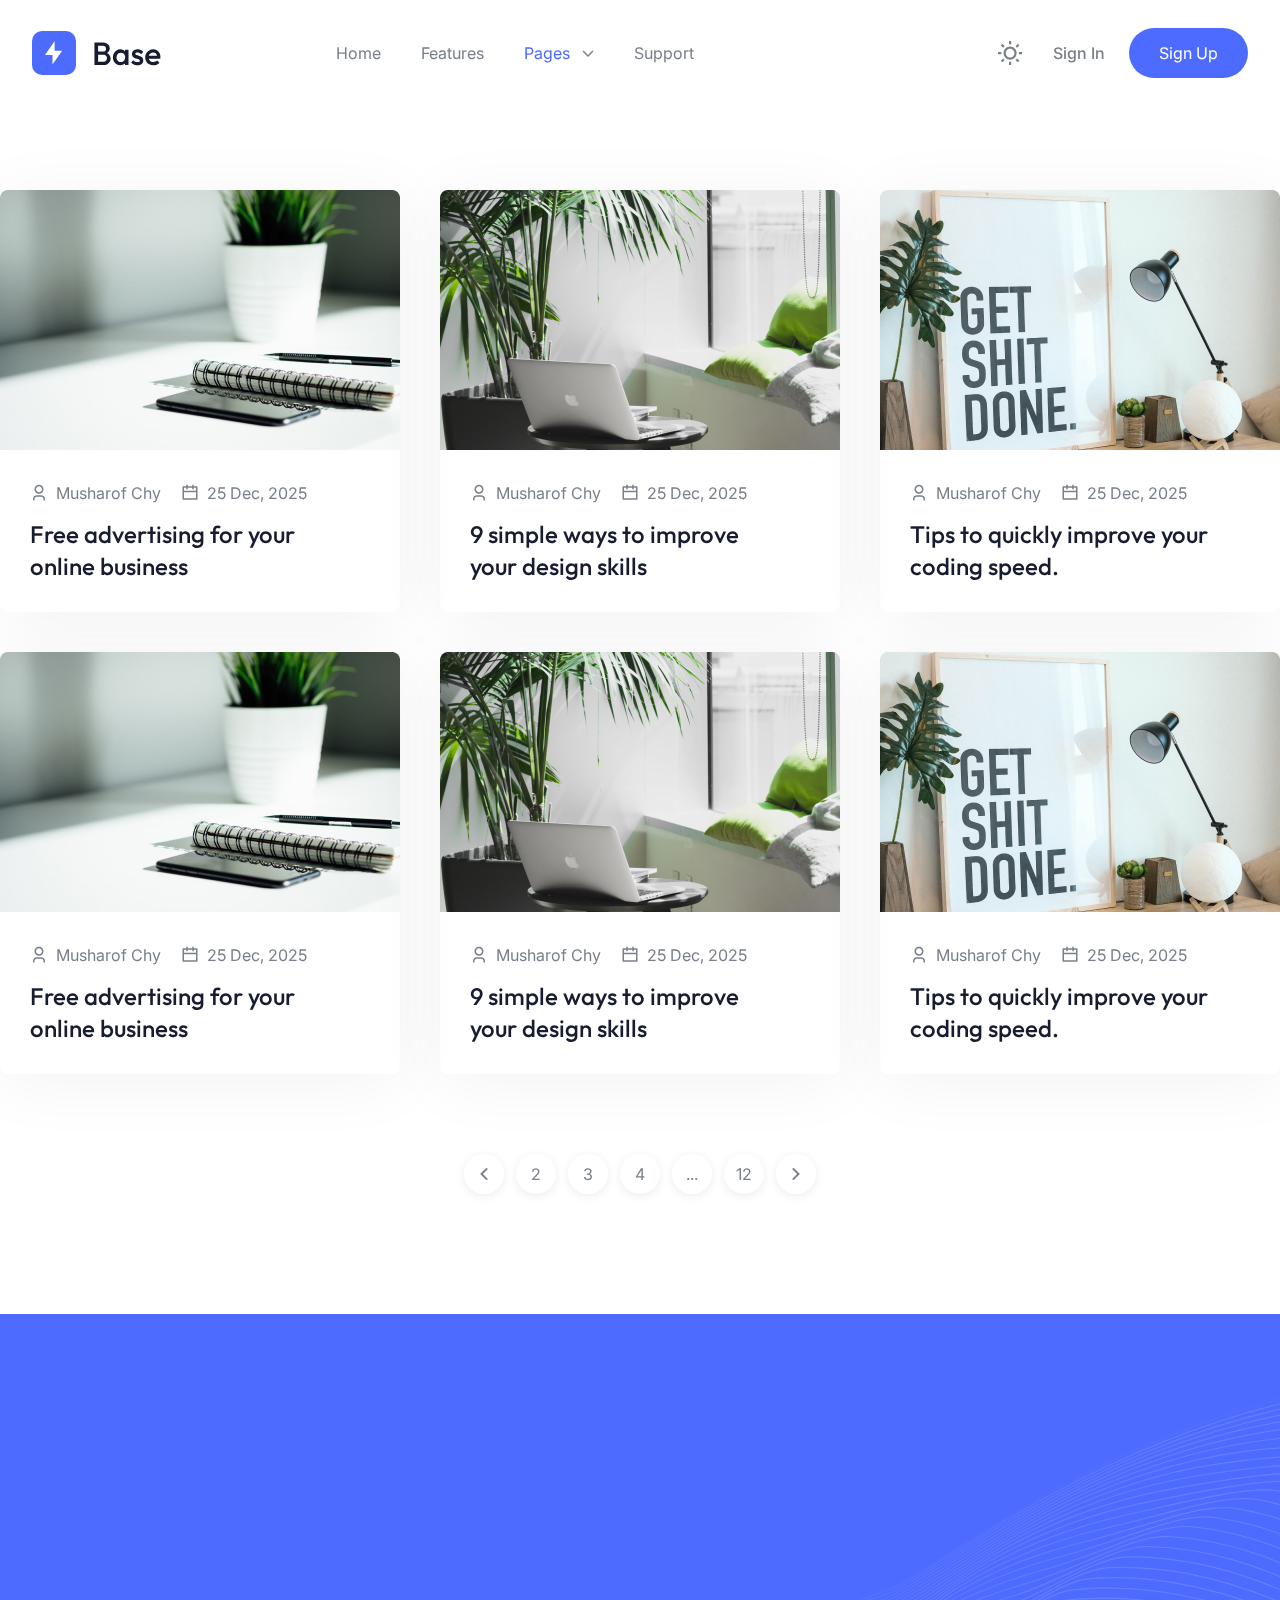
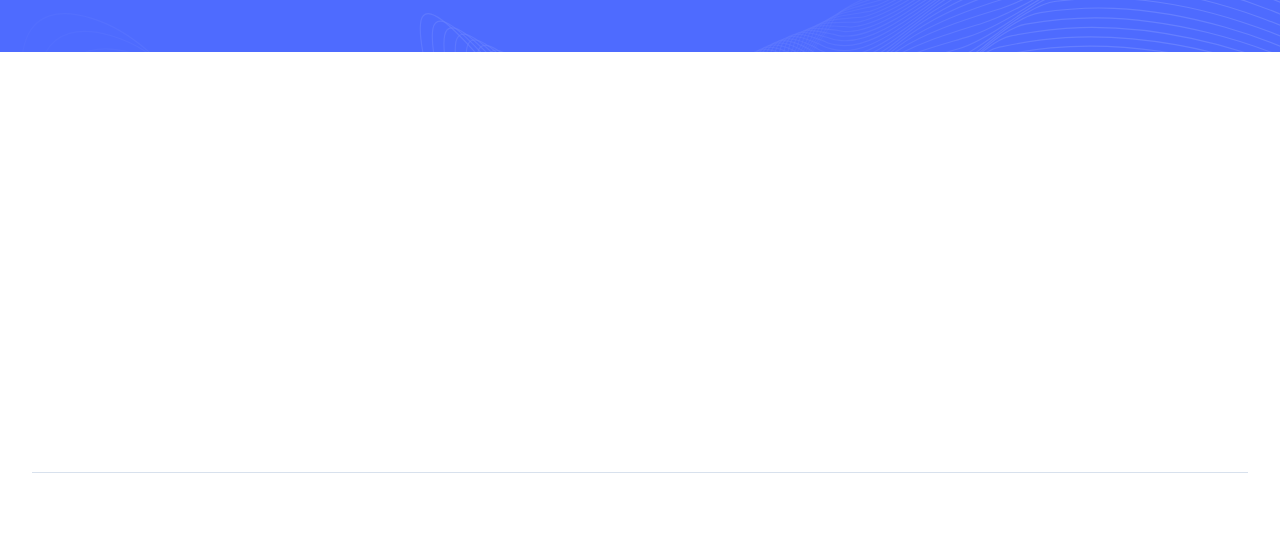
<file: blog-grid.html>
<!DOCTYPE html>
<html lang="en">
  <head>
    <meta charset="UTF-8" />
    <meta http-equiv="X-UA-Compatible" content="IE=edge" />
    <meta name="viewport" content="width=device-width, initial-scale=1.0" />
    <title>Blog Grids | Base - Tailwind CSS Startup Template</title>
  <link rel="icon" href="favicon.ico"><link href="style.css" rel="stylesheet"></head>
  <body
    x-data="{ page: 'blog-grid', 'darkMode': true, 'stickyMenu': false, 'navigationOpen': false, 'scrollTop': false }"
    x-init="
         darkMode = JSON.parse(localStorage.getItem('darkMode'));
         $watch('darkMode', value => localStorage.setItem('darkMode', JSON.stringify(value)))"
    :class="{'b eh': darkMode === true}"
  >
    <!-- ===== Header Start ===== -->
    <header
  class="g s r vd ya cj"
  :class="{ 'hh sm _k dj bl ll' : stickyMenu }"
  @scroll.window="stickyMenu = (window.pageYOffset > 20) ? true : false"
>
  <div class="bb ze ki xn 2xl:ud-px-0 oo wf yf i">
    <div class="vd to/4 tc wf yf">
      <a href="index.html">
        <img class="om" src="images/logo-light.svg" alt="Logo Light" />
        <img class="xc nm" src="images/logo-dark.svg" alt="Logo Dark" />
      </a>

      <!-- Hamburger Toggle BTN -->
      <button class="po rc" @click="navigationOpen = !navigationOpen">
        <span class="rc i pf re pd">
          <span class="du-block h q vd yc">
            <span class="rc i r s eh um tg te rd eb ml jl dl" :class="{ 'ue el': !navigationOpen }"></span>
            <span class="rc i r s eh um tg te rd eb ml jl fl" :class="{ 'ue qr': !navigationOpen }"></span>
            <span class="rc i r s eh um tg te rd eb ml jl gl" :class="{ 'ue hl': !navigationOpen }"></span>
          </span>
          <span class="du-block h q vd yc lf">
            <span class="rc eh um tg ml jl el h na r ve yc" :class="{ 'sd dl': !navigationOpen }"></span>
            <span class="rc eh um tg ml jl qr h s pa vd rd" :class="{ 'sd rr': !navigationOpen }"></span>
          </span>
        </span>
      </button>
      <!-- Hamburger Toggle BTN -->
    </div>

    <div
      class="vd wo/4 sd qo f ho oo wf yf"
      :class="{ 'd hh rm sr td ud qg ug jc yh': navigationOpen }"
    >
      <nav>
        <ul class="tc _o sf yo cg ep">
          <li><a href="index.html" class="xl" :class="{ 'mk': page === 'home' }">Home</a></li>
          <li><a href="index.html#features" class="xl">Features</a></li>
          <li class="c i" x-data="{ dropdown: false }">
            <a
              href="#"
              class="xl tc wf yf bg"
              @click.prevent="dropdown = !dropdown"
              :class="{ 'mk': page === 'blog-grid' || page === 'blog-single' || page === 'signin' || page === 'signup' || page === '404' }"
            >
              Pages

              <svg
              :class="{ 'wh': dropdown }"
              class="th mm we fd pf" xmlns="http://www.w3.org/2000/svg" viewBox="0 0 512 512">
                <path d="M233.4 406.6c12.5 12.5 32.8 12.5 45.3 0l192-192c12.5-12.5 12.5-32.8 0-45.3s-32.8-12.5-45.3 0L256 338.7 86.6 169.4c-12.5-12.5-32.8-12.5-45.3 0s-12.5 32.8 0 45.3l192 192z" />
              </svg>
            </a>

            <!-- Dropdown Start -->
            <ul class="a" :class="{ 'tc': dropdown }">
              <li><a href="blog-grid.html" class="xl" :class="{ 'mk': page === 'blog-grid' }">Blog Grid</a></li>
              <li><a href="blog-single.html" class="xl" :class="{ 'mk': page === 'blog-single' }">Blog Single</a></li>
              <li><a href="signin.html" class="xl" :class="{ 'mk': page === 'signin' }">Sign In</a></li>
              <li><a href="signup.html" class="xl" :class="{ 'mk': page === 'signup' }">Sign Up</a></li>
              <li><a href="404.html" class="xl" :class="{ 'mk': page === '404' }">404</a></li>
            </ul>
            <!-- Dropdown End -->
          </li>
          <li><a href="index.html#support" class="xl">Support</a></li>
        </ul>
      </nav>

      <div class="tc wf ig pb no">
        <div class="pc h io pa ra" :class="navigationOpen ? '!-ud-visible' : 'd'">
          <label class="rc ab i">
            <input type="checkbox" :value="darkMode" @change="darkMode = !darkMode" class="pf vd yc uk h r za ab" />
            <!-- Icon Sun -->
            <svg :class="{ 'wn' : page === 'home', 'xh' : page === 'home' && stickyMenu }" class="th om" width="25" height="25" viewBox="0 0 25 25" fill="none" xmlns="http://www.w3.org/2000/svg">
              <path d="M12.0908 18.6363C10.3549 18.6363 8.69 17.9467 7.46249 16.7192C6.23497 15.4916 5.54537 13.8268 5.54537 12.0908C5.54537 10.3549 6.23497 8.69 7.46249 7.46249C8.69 6.23497 10.3549 5.54537 12.0908 5.54537C13.8268 5.54537 15.4916 6.23497 16.7192 7.46249C17.9467 8.69 18.6363 10.3549 18.6363 12.0908C18.6363 13.8268 17.9467 15.4916 16.7192 16.7192C15.4916 17.9467 13.8268 18.6363 12.0908 18.6363ZM12.0908 16.4545C13.2481 16.4545 14.358 15.9947 15.1764 15.1764C15.9947 14.358 16.4545 13.2481 16.4545 12.0908C16.4545 10.9335 15.9947 9.8236 15.1764 9.00526C14.358 8.18692 13.2481 7.72718 12.0908 7.72718C10.9335 7.72718 9.8236 8.18692 9.00526 9.00526C8.18692 9.8236 7.72718 10.9335 7.72718 12.0908C7.72718 13.2481 8.18692 14.358 9.00526 15.1764C9.8236 15.9947 10.9335 16.4545 12.0908 16.4545ZM10.9999 0.0908203H13.1817V3.36355H10.9999V0.0908203ZM10.9999 20.8181H13.1817V24.0908H10.9999V20.8181ZM2.83446 4.377L4.377 2.83446L6.69082 5.14828L5.14828 6.69082L2.83446 4.37809V4.377ZM17.4908 19.0334L19.0334 17.4908L21.3472 19.8046L19.8046 21.3472L17.4908 19.0334ZM19.8046 2.83337L21.3472 4.377L19.0334 6.69082L17.4908 5.14828L19.8046 2.83446V2.83337ZM5.14828 17.4908L6.69082 19.0334L4.377 21.3472L2.83446 19.8046L5.14828 17.4908ZM24.0908 10.9999V13.1817H20.8181V10.9999H24.0908ZM3.36355 10.9999V13.1817H0.0908203V10.9999H3.36355Z" fill=""/>
            </svg>
            <!-- Icon Sun -->
            <img class="xc nm" src="images/icon-moon.svg" alt="Moon" />
          </label>
        </div>

        <a href="signin.html" :class="{ 'nk yl' : page === 'home', 'ok' : page === 'home' && stickyMenu }" class="ek pk xl">Sign In</a>
        <a href="signup.html" :class="{ 'hh/[0.15]' : page === 'home', 'sh' : page === 'home' && stickyMenu }" class="lk gh dk rg tc wf xf _l gi hi">Sign Up</a>
      </div>
    </div>
  </div>
</header>

    <!-- ===== Header End ===== -->

    <main>
      <!-- ===== Blog Grid Start ===== -->
      <section class="ji gp uq">
        <div class="bb ye ki xn vq jb jo">
          <div class="wc qf pn xo zf iq">
            <!-- Blog Item -->
            <div class="animate_top sg vk rm xm">
              <div class="c rc i z-1 pg">
                <img class="w-full" src="images/blog-01.png" alt="Blog" />

                <div
                  class="im h r s df vd yc wg tc wf xf al hh/20 nl il z-10"
                >
                  <a href="./blog-single.html" class="vc ek rg lk gh sl ml il gi hi"
                    >Read More</a
                  >
                </div>
              </div>

              <div class="yh">
                <div class="tc uf wf ag jq">
                  <div class="tc wf ag">
                    <img src="images/icon-man.svg" alt="User" />
                    <p>Musharof Chy</p>
                  </div>
                  <div class="tc wf ag">
                    <img src="images/icon-calender.svg" alt="Calender" />
                    <p>25 Dec, 2025</p>
                  </div>
                </div>
                <h4 class="ek tj ml il kk wm xl eq lb">
                  <a href="blog-single.html">Free advertising for your online business</a>
                </h4>
              </div>
            </div>

            <!-- Blog Item -->
            <div class="animate_top sg vk rm xm">
              <div class="c rc i z-1 pg">
                <img class="w-full" src="images/blog-02.png" alt="Blog" />

                <div
                  class="im h r s df vd yc wg tc wf xf al hh/20 nl il z-10"
                >
                  <a href="./blog-single.html" class="vc ek rg lk gh sl ml il gi hi"
                    >Read More</a
                  >
                </div>
              </div>

              <div class="yh">
                <div class="tc uf wf ag jq">
                  <div class="tc wf ag">
                    <img src="images/icon-man.svg" alt="User" />
                    <p>Musharof Chy</p>
                  </div>
                  <div class="tc wf ag">
                    <img src="images/icon-calender.svg" alt="Calender" />
                    <p>25 Dec, 2025</p>
                  </div>
                </div>
                <h4 class="ek tj ml il kk wm xl eq lb">
                  <a href="blog-single.html">9 simple ways to improve your design skills</a>
                </h4>
              </div>
            </div>

            <!-- Blog Item -->
            <div class="animate_top sg vk rm xm">
              <div class="c rc i z-1 pg">
                <img class="w-full" src="images/blog-03.png" alt="Blog" />

                <div
                  class="im h r s df vd yc wg tc wf xf al hh/20 nl il z-10"
                >
                  <a href="./blog-single.html" class="vc ek rg lk gh sl ml il gi hi"
                    >Read More</a
                  >
                </div>
              </div>

              <div class="yh">
                <div class="tc uf wf ag jq">
                  <div class="tc wf ag">
                    <img src="images/icon-man.svg" alt="User" />
                    <p>Musharof Chy</p>
                  </div>
                  <div class="tc wf ag">
                    <img src="images/icon-calender.svg" alt="Calender" />
                    <p>25 Dec, 2025</p>
                  </div>
                </div>
                <h4 class="ek tj ml il kk wm xl eq lb">
                  <a href="blog-single.html">Tips to quickly improve your coding speed.</a>
                </h4>
              </div>
            </div>

            <!-- Blog Item -->
            <div class="animate_top sg vk rm xm">
              <div class="c rc i z-1 pg">
                <img class="w-full" src="images/blog-01.png" alt="Blog" />

                <div
                  class="im h r s df vd yc wg tc wf xf al hh/20 nl il z-10"
                >
                  <a href="./blog-single.html" class="vc ek rg lk gh sl ml il gi hi"
                    >Read More</a
                  >
                </div>
              </div>

              <div class="yh">
                <div class="tc uf wf ag jq">
                  <div class="tc wf ag">
                    <img src="images/icon-man.svg" alt="User" />
                    <p>Musharof Chy</p>
                  </div>
                  <div class="tc wf ag">
                    <img src="images/icon-calender.svg" alt="Calender" />
                    <p>25 Dec, 2025</p>
                  </div>
                </div>
                <h4 class="ek tj ml il kk wm xl eq lb">
                  <a href="blog-single.html">Free advertising for your online business</a>
                </h4>
              </div>
            </div>

            <!-- Blog Item -->
            <div class="animate_top sg vk rm xm">
              <div class="c rc i z-1 pg">
                <img class="w-full" src="images/blog-02.png" alt="Blog" />

                <div
                  class="im h r s df vd yc wg tc wf xf al hh/20 nl il z-10"
                >
                  <a href="./blog-single.html" class="vc ek rg lk gh sl ml il gi hi"
                    >Read More</a
                  >
                </div>
              </div>

              <div class="yh">
                <div class="tc uf wf ag jq">
                  <div class="tc wf ag">
                    <img src="images/icon-man.svg" alt="User" />
                    <p>Musharof Chy</p>
                  </div>
                  <div class="tc wf ag">
                    <img src="images/icon-calender.svg" alt="Calender" />
                    <p>25 Dec, 2025</p>
                  </div>
                </div>
                <h4 class="ek tj ml il kk wm xl eq lb">
                  <a href="blog-single.html">9 simple ways to improve your design skills</a>
                </h4>
              </div>
            </div>

            <!-- Blog Item -->
            <div class="animate_top sg vk rm xm">
              <div class="c rc i z-1 pg">
                <img class="w-full" src="images/blog-03.png" alt="Blog" />

                <div
                  class="im h r s df vd yc wg tc wf xf al hh/20 nl il z-10"
                >
                  <a href="./blog-single.html" class="vc ek rg lk gh sl ml il gi hi"
                    >Read More</a
                  >
                </div>
              </div>

              <div class="yh">
                <div class="tc uf wf ag jq">
                  <div class="tc wf ag">
                    <img src="images/icon-man.svg" alt="User" />
                    <p>Musharof Chy</p>
                  </div>
                  <div class="tc wf ag">
                    <img src="images/icon-calender.svg" alt="Calender" />
                    <p>25 Dec, 2025</p>
                  </div>
                </div>
                <h4 class="ek tj ml il kk wm xl eq lb">
                  <a href="blog-single.html">Tips to quickly improve your coding speed.</a>
                </h4>
              </div>
            </div>
          </div>

          <!-- Pagination -->
          <div class="mb lo bq i ua">
            <nav>
              <ul class="tc wf xf bg">
                <li>
                  <a
                    class="c tc wf xf wd in zc hn rg uj fo wk xm ml il hh rm tl zm yl an"
                    href="#"
                  >
                    <svg class="th lm ml il" width="8" height="14" viewBox="0 0 8 14" fill="none" xmlns="http://www.w3.org/2000/svg">
                      <path d="M2.93884 6.99999L7.88884 11.95L6.47484 13.364L0.11084 6.99999L6.47484 0.635986L7.88884 2.04999L2.93884 6.99999Z" />
                    </svg>
                  </a>
                </li>
                <li>
                  <a
                    class="c tc wf xf wd in zc hn rg uj fo wk xm ml il hh rm tl zm yl an"
                    href="#"
                  >
                    2
                  </a>
                </li>
                <li>
                  <a
                    class="c tc wf xf wd in zc hn rg uj fo wk xm ml il hh rm tl zm yl an"
                    href="#"
                  >
                    3
                  </a>
                </li>
                <li>
                  <a
                    class="c tc wf xf wd in zc hn rg uj fo wk xm ml il hh rm tl zm yl an"
                    href="#"
                  >
                    4
                  </a>
                </li>
                <li>
                  <a
                    class="c tc wf xf wd in zc hn rg uj fo wk xm ml il hh rm tl zm yl an"
                    href="#"
                  >
                    ...
                  </a>
                </li>
                <li>
                  <a
                    class="c tc wf xf wd in zc hn rg uj fo wk xm ml il hh rm tl zm yl an"
                    href="#"
                  >
                    12
                  </a>
                </li>
                <li>
                  <a
                    class="c tc wf xf wd in zc hn rg uj fo wk xm ml il hh rm tl zm yl an"
                    href="#"
                  >
                    <svg class="th lm ml il" width="8" height="14" viewBox="0 0 8 14" fill="none" xmlns="http://www.w3.org/2000/svg">
                      <path d="M5.06067 7.00001L0.110671 2.05001L1.52467 0.636014L7.88867 7.00001L1.52467 13.364L0.110672 11.95L5.06067 7.00001Z" fill="#fefdfo" />
                    </svg>
                  </a>
                </li>
              </ul>
            </nav>
          </div>
          <!-- Pagination -->
        </div>
      </section>
      <!-- ===== Blog Grid End ===== -->

      <!-- ===== CTA Start ===== -->
      <section class="i pg gh ji">
  <!-- Bg Shape -->
  <img class="h p q" src="images/shape-16.svg" alt="Bg Shape" />

  <div class="bb ye i z-10 ki xn dr">
    <div class="tc uf sn tn un gg">
      <div class="animate_left to/2">
        <h2 class="fk vj zp pr lk ac">
            Join with 5000+ Startups Growing with Base.
        </h2>
        <p class="lk">
            Lorem ipsum dolor sit amet, consectetur adipiscing elit. Nunc quis nibh lorem. Duis sed odio lorem. In a efficitur leo. Ut venenatis rhoncus.
        </p>
      </div>
      <div class="animate_right bf">
        <a href="#" class="vc ek kk hh rg ol il cm gi hi">
            Get Started Now
        </a>
      </div>
    </div>
  </div>
</section>

      <!-- ===== CTA End ===== -->
    </main>
    <!-- ===== Footer Start ===== -->
    <footer>
  <div class="bb ze ki xn 2xl:ud-px-0">
    <!-- Footer Top -->
    <div class="ji gp">
      <div class="tc uf ap gg fp">
        <div class="animate_top zd/2 to/4">
          <a href="index.html">
            <img src="images/logo-light.svg" alt="Logo" class="om" />
            <img src="images/logo-dark.svg" alt="Logo" class="xc nm" />
          </a>

          <p class="lc fb">Lorem ipsum dolor sit amet, consectetur adipiscing elit.</p>

          <ul class="tc wf cg">
            <li>
              <a href="#">
                <svg class="vh ul cl il" width="24" height="24" viewBox="0 0 24 24" fill="none" xmlns="http://www.w3.org/2000/svg">
                  <g clip-path="url(#clip0_48_1499)">
                    <path d="M14 13.5H16.5L17.5 9.5H14V7.5C14 6.47 14 5.5 16 5.5H17.5V2.14C17.174 2.097 15.943 2 14.643 2C11.928 2 10 3.657 10 6.7V9.5H7V13.5H10V22H14V13.5Z" fill="" />
                  </g>
                  <defs>
                    <clipPath id="clip0_48_1499">
                      <rect width="24" height="24" fill="white" />
                    </clipPath>
                  </defs>
                </svg>
              </a>
            </li>
            <li>
              <a href="#">
                <svg class="vh ul cl il" width="24" height="24" viewBox="0 0 24 24" fill="none" xmlns="http://www.w3.org/2000/svg">
                  <g clip-path="url(#clip0_48_1502)">
                    <path
                      d="M22.162 5.65593C21.3985 5.99362 20.589 6.2154 19.76 6.31393C20.6337 5.79136 21.2877 4.96894 21.6 3.99993C20.78 4.48793 19.881 4.82993 18.944 5.01493C18.3146 4.34151 17.4803 3.89489 16.5709 3.74451C15.6615 3.59413 14.7279 3.74842 13.9153 4.18338C13.1026 4.61834 12.4564 5.30961 12.0771 6.14972C11.6978 6.98983 11.6067 7.93171 11.818 8.82893C10.1551 8.74558 8.52832 8.31345 7.04328 7.56059C5.55823 6.80773 4.24812 5.75098 3.19799 4.45893C2.82628 5.09738 2.63095 5.82315 2.63199 6.56193C2.63199 8.01193 3.36999 9.29293 4.49199 10.0429C3.828 10.022 3.17862 9.84271 2.59799 9.51993V9.57193C2.59819 10.5376 2.93236 11.4735 3.54384 12.221C4.15532 12.9684 5.00647 13.4814 5.95299 13.6729C5.33661 13.84 4.6903 13.8646 4.06299 13.7449C4.32986 14.5762 4.85 15.3031 5.55058 15.824C6.25117 16.345 7.09712 16.6337 7.96999 16.6499C7.10247 17.3313 6.10917 17.8349 5.04687 18.1321C3.98458 18.4293 2.87412 18.5142 1.77899 18.3819C3.69069 19.6114 5.91609 20.2641 8.18899 20.2619C15.882 20.2619 20.089 13.8889 20.089 8.36193C20.089 8.18193 20.084 7.99993 20.076 7.82193C20.8949 7.2301 21.6016 6.49695 22.163 5.65693L22.162 5.65593Z"
                      fill=""
                    />
                  </g>
                  <defs>
                    <clipPath id="clip0_48_1502">
                      <rect width="24" height="24" fill="white" />
                    </clipPath>
                  </defs>
                </svg>
              </a>
            </li>
            <li>
              <a href="#">
                <svg class="vh ul cl il" width="24" height="24" viewBox="0 0 24 24" fill="none" xmlns="http://www.w3.org/2000/svg">
                  <g clip-path="url(#clip0_48_1505)">
                    <path
                      d="M6.94 5.00002C6.93974 5.53046 6.72877 6.03906 6.35351 6.41394C5.97825 6.78883 5.46944 6.99929 4.939 6.99902C4.40857 6.99876 3.89997 6.78779 3.52508 6.41253C3.1502 6.03727 2.93974 5.52846 2.94 4.99802C2.94027 4.46759 3.15124 3.95899 3.5265 3.5841C3.90176 3.20922 4.41057 2.99876 4.941 2.99902C5.47144 2.99929 5.98004 3.21026 6.35492 3.58552C6.72981 3.96078 6.94027 4.46959 6.94 5.00002ZM7 8.48002H3V21H7V8.48002ZM13.32 8.48002H9.34V21H13.28V14.43C13.28 10.77 18.05 10.43 18.05 14.43V21H22V13.07C22 6.90002 14.94 7.13002 13.28 10.16L13.32 8.48002Z"
                      fill=""
                    />
                  </g>
                  <defs>
                    <clipPath id="clip0_48_1505">
                      <rect width="24" height="24" fill="white" />
                    </clipPath>
                  </defs>
                </svg>
              </a>
            </li>
            <li>
              <a href="#">
                <svg class="vh ul cl il" width="24" height="24" viewBox="0 0 24 24" xmlns="http://www.w3.org/2000/svg">
                  <g clip-path="url(#clip0_48_1508)">
                    <path
                      d="M7.443 5.3501C8.082 5.3501 8.673 5.4001 9.213 5.5481C9.70301 5.63814 10.1708 5.82293 10.59 6.0921C10.984 6.3391 11.279 6.6861 11.475 7.1311C11.672 7.5761 11.77 8.1211 11.77 8.7141C11.77 9.4071 11.623 10.0001 11.279 10.4451C10.984 10.8911 10.492 11.2861 9.902 11.5831C10.738 11.8311 11.377 12.2761 11.77 12.8691C12.164 13.4631 12.41 14.2051 12.41 15.0461C12.41 15.7391 12.262 16.3321 12.016 16.8271C11.77 17.3221 11.377 17.7671 10.934 18.0641C10.4528 18.3825 9.92084 18.6165 9.361 18.7561C8.771 18.9051 8.181 19.0041 7.591 19.0041H1V5.3501H7.443ZM7.049 10.8901C7.59 10.8901 8.033 10.7421 8.377 10.4951C8.721 10.2481 8.869 9.8021 8.869 9.2581C8.869 8.9611 8.819 8.6641 8.721 8.4671C8.623 8.2691 8.475 8.1201 8.279 7.9721C8.082 7.8731 7.885 7.7741 7.639 7.7251C7.393 7.6751 7.148 7.6751 6.852 7.6751H4V10.8911H7.05L7.049 10.8901ZM7.197 16.7281C7.492 16.7281 7.787 16.6781 8.033 16.6291C8.28138 16.5819 8.51628 16.4805 8.721 16.3321C8.92139 16.1873 9.08903 16.002 9.213 15.7881C9.311 15.5411 9.41 15.2441 9.41 14.8981C9.41 14.2051 9.213 13.7101 8.82 13.3641C8.426 13.0671 7.885 12.9191 7.246 12.9191H4V16.7291H7.197V16.7281ZM16.689 16.6781C17.082 17.0741 17.672 17.2721 18.459 17.2721C19 17.2721 19.492 17.1241 19.885 16.8771C20.279 16.5801 20.525 16.2831 20.623 15.9861H23.033C22.639 17.1731 22.049 18.0141 21.263 18.5581C20.475 19.0531 19.541 19.3501 18.41 19.3501C17.6864 19.3523 16.9688 19.2179 16.295 18.9541C15.6887 18.7266 15.148 18.3529 14.721 17.8661C14.2643 17.4107 13.9267 16.8498 13.738 16.2331C13.492 15.5901 13.393 14.8981 13.393 14.1061C13.393 13.3641 13.492 12.6721 13.738 12.0281C13.9745 11.4082 14.3245 10.8378 14.77 10.3461C15.213 9.9011 15.754 9.5061 16.344 9.2581C17.0007 8.99416 17.7022 8.85969 18.41 8.8621C19.246 8.8621 19.984 9.0111 20.623 9.3571C21.263 9.7031 21.754 10.0991 22.148 10.6931C22.5499 11.2636 22.8494 11.8998 23.033 12.5731C23.131 13.2651 23.18 13.9581 23.131 14.7491H16C16 15.5411 16.295 16.2831 16.689 16.6791V16.6781ZM19.787 11.4841C19.443 11.1381 18.902 10.9401 18.262 10.9401C17.82 10.9401 17.475 11.0391 17.18 11.1871C16.885 11.3361 16.689 11.5341 16.492 11.7321C16.311 11.9234 16.1912 12.1643 16.148 12.4241C16.098 12.6721 16.049 12.8691 16.049 13.0671H20.475C20.377 12.3251 20.131 11.8311 19.787 11.4841V11.4841ZM15.459 6.2901H20.967V7.6261H15.46V6.2901H15.459Z"
                    />
                  </g>
                  <defs>
                    <clipPath id="clip0_48_1508">
                      <rect width="24" height="24" fill="white" />
                    </clipPath>
                  </defs>
                </svg>
              </a>
            </li>
          </ul>
        </div>

        <div class="vd ro tc sf rn un gg vn">
          <div class="animate_top">
            <h4 class="kk wm tj ec">Quick Links</h4>

            <ul>
              <li><a href="#" class="sc xl vb">Home</a></li>
              <li><a href="#" class="sc xl vb">Product</a></li>
              <li>
                <a href="#" class="sc xl vb">
                  Careers 
                  <span class="sc ek uj lk nh rg zi _i nc">Hiring</span>
                </a>
              </li>
              <li><a href="#" class="sc xl vb">Pricing</a></li>
            </ul>
          </div>

          <div class="animate_top">
            <h4 class="kk wm tj ec">Services</h4>

            <ul>
              <li><a href="#" class="sc xl vb">Web Development</a></li>
              <li><a href="#" class="sc xl vb">Graphics Design</a></li>
              <li><a href="#" class="sc xl vb">Digital Marketing</a></li>
              <li><a href="#" class="sc xl vb">Ui/Ux Design</a></li>
            </ul>
          </div>

          <div class="animate_top">
            <h4 class="kk wm tj ec">Support</h4>

            <ul>
              <li><a href="#" class="sc xl vb">Company</a></li>
              <li><a href="#" class="sc xl vb">Press media</a></li>
              <li><a href="#" class="sc xl vb">Our Blog</a></li>
              <li><a href="#" class="sc xl vb">Contact Us</a></li>
            </ul>
          </div>

          <div class="animate_top">
            <h4 class="kk wm tj ec">Newsletter</h4>
            <p class="ac qe">Subscribe to receive future updates</p>

            <form action="https://formbold.com/s/unique_form_id" method="POST">
              <div class="i">
                <input
                  type="text"
                  placeholder="Email address"
                  class="vd sm _g ch pm vk xm rg gm dm dn gi mi"
                />

                <button class="h q fi">
                  <svg class="th vm ul" width="20" height="20" viewBox="0 0 20 20" fill="none" xmlns="http://www.w3.org/2000/svg">
                    <g clip-path="url(#clip0_48_1487)">
                      <path
                        d="M3.1175 1.17318L18.5025 9.63484C18.5678 9.67081 18.6223 9.72365 18.6602 9.78786C18.6982 9.85206 18.7182 9.92527 18.7182 9.99984C18.7182 10.0744 18.6982 10.1476 18.6602 10.2118C18.6223 10.276 18.5678 10.3289 18.5025 10.3648L3.1175 18.8265C3.05406 18.8614 2.98262 18.8792 2.91023 18.8781C2.83783 18.8769 2.76698 18.857 2.70465 18.8201C2.64232 18.7833 2.59066 18.7308 2.55478 18.6679C2.51889 18.6051 2.50001 18.5339 2.5 18.4615V1.53818C2.50001 1.46577 2.51889 1.39462 2.55478 1.33174C2.59066 1.26885 2.64232 1.2164 2.70465 1.17956C2.76698 1.14272 2.83783 1.12275 2.91023 1.12163C2.98262 1.12051 3.05406 1.13828 3.1175 1.17318ZM4.16667 10.8332V16.3473L15.7083 9.99984L4.16667 3.65234V9.16651H8.33333V10.8332H4.16667Z"
                        fill=""
                      />
                    </g>
                    <defs>
                      <clipPath id="clip0_48_1487">
                        <rect width="20" height="20" fill="white" />
                      </clipPath>
                    </defs>
                  </svg>
                </button>
              </div>
            </form>
          </div>
        </div>
      </div>
    </div>
    <!-- Footer Top -->

    <!-- Footer Bottom -->
    <div class="bh ch pm tc uf sf yo wf xf ap cg fp bj">
      <div class="animate_top">
        <ul class="tc wf gg">
          <li><a href="#" class="xl">English</a></li>
          <li><a href="#" class="xl">Privacy Policy</a></li>
          <li><a href="#" class="xl">Support</a></li>
        </ul>
      </div>

      <div class="animate_top">
        <p>&copy; 2025 Base. All rights reserved</p>
      </div>
    </div>
    <!-- Footer Bottom -->
  </div>
</footer>

    <!-- ===== Footer End ===== -->

    <!-- ====== Back To Top Start ===== -->
    <button
  class="xc wf xf ie ld vg sr gh tr g sa ta _a"
  @click="window.scrollTo({top: 0, behavior: 'smooth'})"
  @scroll.window="scrollTop = (window.pageYOffset > 50) ? true : false"
  :class="{ 'uc' : scrollTop }"
>
  <svg class="uh se qd" xmlns="http://www.w3.org/2000/svg" viewBox="0 0 512 512">
    <path d="M233.4 105.4c12.5-12.5 32.8-12.5 45.3 0l192 192c12.5 12.5 12.5 32.8 0 45.3s-32.8 12.5-45.3 0L256 173.3 86.6 342.6c-12.5 12.5-32.8 12.5-45.3 0s-12.5-32.8 0-45.3l192-192z" />
  </svg>
</button>

    <!-- ====== Back To Top End ===== -->
  <script defer src="bundle.js"></script></body>
</html>
</file>
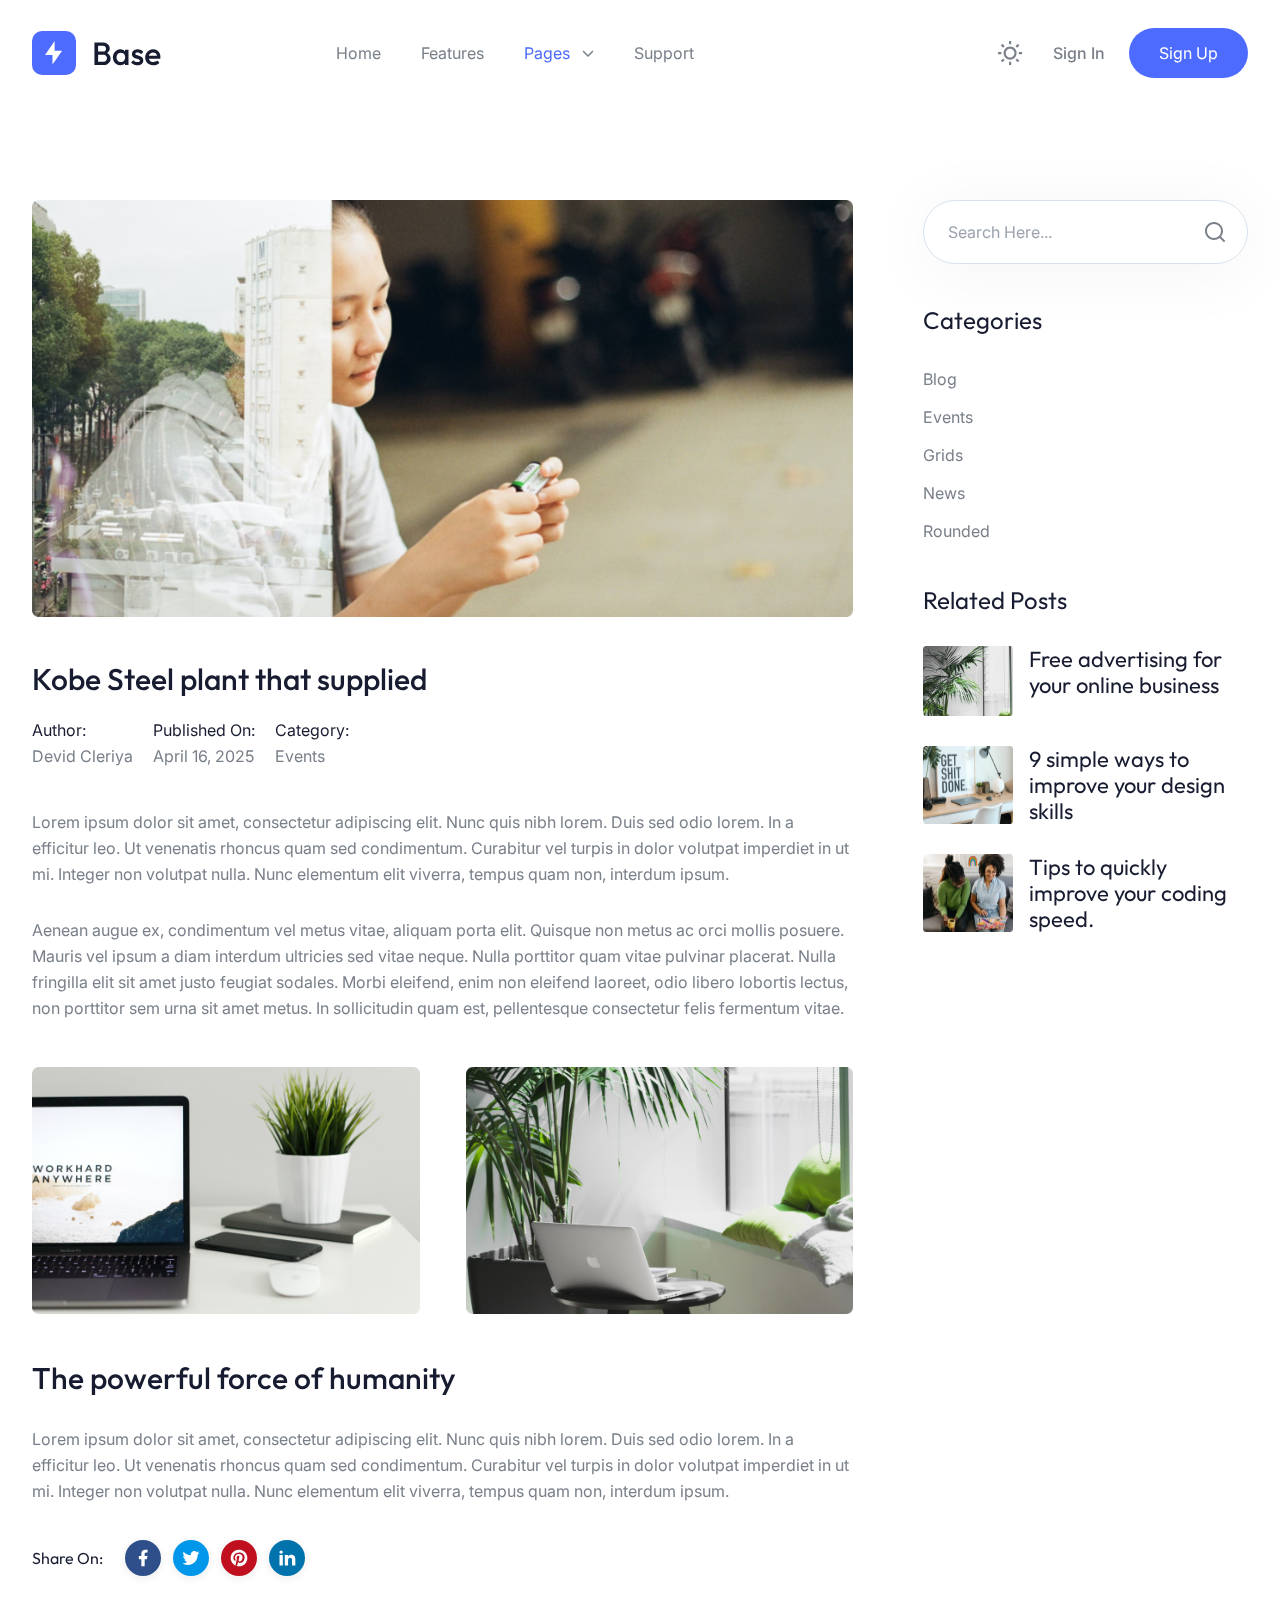
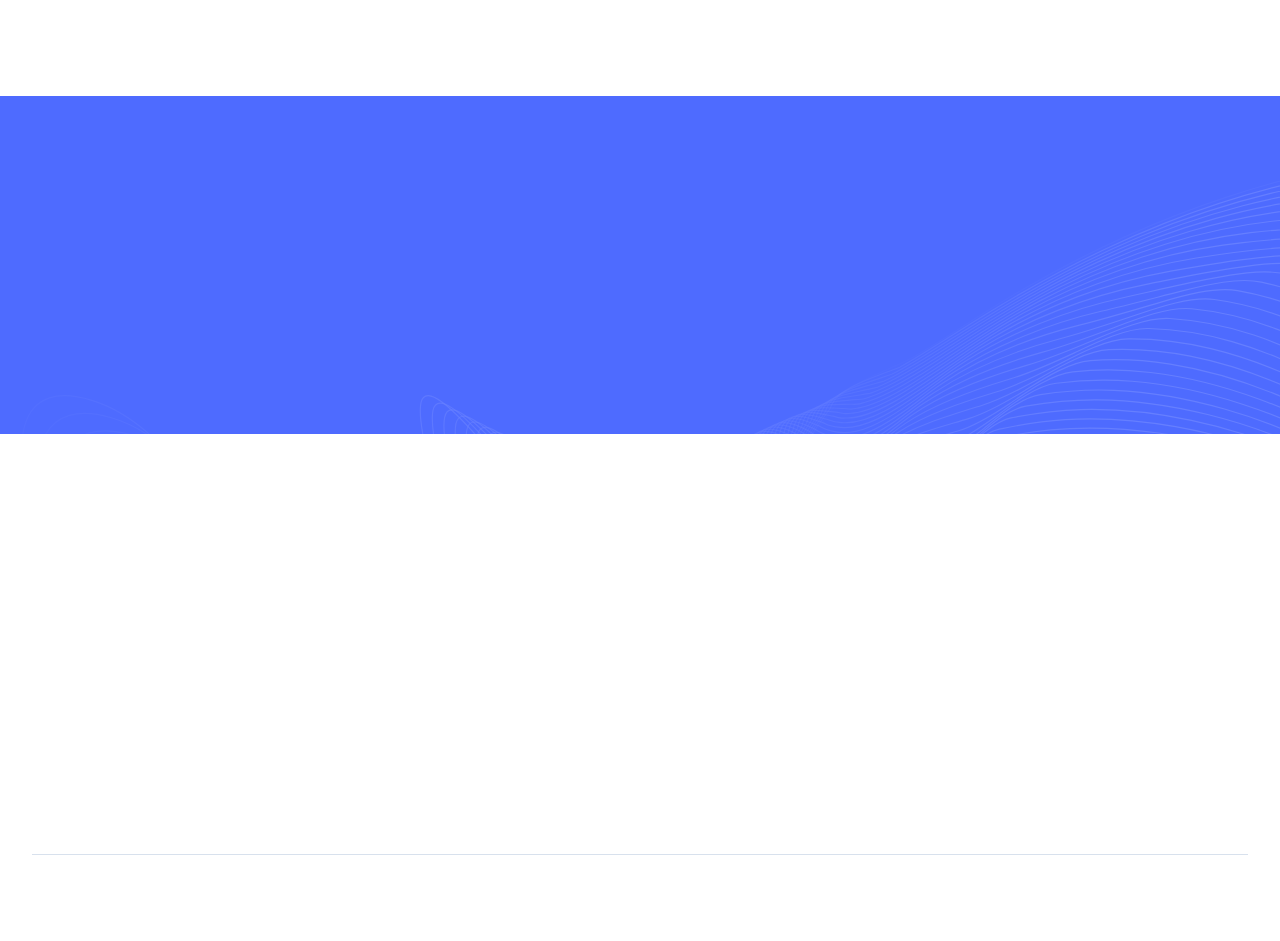
<file: blog-single.html>
<!DOCTYPE html>
<html lang="en">
  <head>
    <meta charset="UTF-8" />
    <meta http-equiv="X-UA-Compatible" content="IE=edge" />
    <meta name="viewport" content="width=device-width, initial-scale=1.0" />
    <title>Blog Details | Base - Tailwind CSS Startup Template</title>
  <link rel="icon" href="favicon.ico"><link href="style.css" rel="stylesheet"></head>
  <body
    x-data="{ page: 'blog-single', 'darkMode': true, 'stickyMenu': false, 'navigationOpen': false, 'scrollTop': false }"
    x-init="
         darkMode = JSON.parse(localStorage.getItem('darkMode'));
         $watch('darkMode', value => localStorage.setItem('darkMode', JSON.stringify(value)))"
    :class="{'b eh': darkMode === true}"
  >
    <!-- ===== Header Start ===== -->
    <header
  class="g s r vd ya cj"
  :class="{ 'hh sm _k dj bl ll' : stickyMenu }"
  @scroll.window="stickyMenu = (window.pageYOffset > 20) ? true : false"
>
  <div class="bb ze ki xn 2xl:ud-px-0 oo wf yf i">
    <div class="vd to/4 tc wf yf">
      <a href="index.html">
        <img class="om" src="images/logo-light.svg" alt="Logo Light" />
        <img class="xc nm" src="images/logo-dark.svg" alt="Logo Dark" />
      </a>

      <!-- Hamburger Toggle BTN -->
      <button class="po rc" @click="navigationOpen = !navigationOpen">
        <span class="rc i pf re pd">
          <span class="du-block h q vd yc">
            <span class="rc i r s eh um tg te rd eb ml jl dl" :class="{ 'ue el': !navigationOpen }"></span>
            <span class="rc i r s eh um tg te rd eb ml jl fl" :class="{ 'ue qr': !navigationOpen }"></span>
            <span class="rc i r s eh um tg te rd eb ml jl gl" :class="{ 'ue hl': !navigationOpen }"></span>
          </span>
          <span class="du-block h q vd yc lf">
            <span class="rc eh um tg ml jl el h na r ve yc" :class="{ 'sd dl': !navigationOpen }"></span>
            <span class="rc eh um tg ml jl qr h s pa vd rd" :class="{ 'sd rr': !navigationOpen }"></span>
          </span>
        </span>
      </button>
      <!-- Hamburger Toggle BTN -->
    </div>

    <div
      class="vd wo/4 sd qo f ho oo wf yf"
      :class="{ 'd hh rm sr td ud qg ug jc yh': navigationOpen }"
    >
      <nav>
        <ul class="tc _o sf yo cg ep">
          <li><a href="index.html" class="xl" :class="{ 'mk': page === 'home' }">Home</a></li>
          <li><a href="index.html#features" class="xl">Features</a></li>
          <li class="c i" x-data="{ dropdown: false }">
            <a
              href="#"
              class="xl tc wf yf bg"
              @click.prevent="dropdown = !dropdown"
              :class="{ 'mk': page === 'blog-grid' || page === 'blog-single' || page === 'signin' || page === 'signup' || page === '404' }"
            >
              Pages

              <svg
              :class="{ 'wh': dropdown }"
              class="th mm we fd pf" xmlns="http://www.w3.org/2000/svg" viewBox="0 0 512 512">
                <path d="M233.4 406.6c12.5 12.5 32.8 12.5 45.3 0l192-192c12.5-12.5 12.5-32.8 0-45.3s-32.8-12.5-45.3 0L256 338.7 86.6 169.4c-12.5-12.5-32.8-12.5-45.3 0s-12.5 32.8 0 45.3l192 192z" />
              </svg>
            </a>

            <!-- Dropdown Start -->
            <ul class="a" :class="{ 'tc': dropdown }">
              <li><a href="blog-grid.html" class="xl" :class="{ 'mk': page === 'blog-grid' }">Blog Grid</a></li>
              <li><a href="blog-single.html" class="xl" :class="{ 'mk': page === 'blog-single' }">Blog Single</a></li>
              <li><a href="signin.html" class="xl" :class="{ 'mk': page === 'signin' }">Sign In</a></li>
              <li><a href="signup.html" class="xl" :class="{ 'mk': page === 'signup' }">Sign Up</a></li>
              <li><a href="404.html" class="xl" :class="{ 'mk': page === '404' }">404</a></li>
            </ul>
            <!-- Dropdown End -->
          </li>
          <li><a href="index.html#support" class="xl">Support</a></li>
        </ul>
      </nav>

      <div class="tc wf ig pb no">
        <div class="pc h io pa ra" :class="navigationOpen ? '!-ud-visible' : 'd'">
          <label class="rc ab i">
            <input type="checkbox" :value="darkMode" @change="darkMode = !darkMode" class="pf vd yc uk h r za ab" />
            <!-- Icon Sun -->
            <svg :class="{ 'wn' : page === 'home', 'xh' : page === 'home' && stickyMenu }" class="th om" width="25" height="25" viewBox="0 0 25 25" fill="none" xmlns="http://www.w3.org/2000/svg">
              <path d="M12.0908 18.6363C10.3549 18.6363 8.69 17.9467 7.46249 16.7192C6.23497 15.4916 5.54537 13.8268 5.54537 12.0908C5.54537 10.3549 6.23497 8.69 7.46249 7.46249C8.69 6.23497 10.3549 5.54537 12.0908 5.54537C13.8268 5.54537 15.4916 6.23497 16.7192 7.46249C17.9467 8.69 18.6363 10.3549 18.6363 12.0908C18.6363 13.8268 17.9467 15.4916 16.7192 16.7192C15.4916 17.9467 13.8268 18.6363 12.0908 18.6363ZM12.0908 16.4545C13.2481 16.4545 14.358 15.9947 15.1764 15.1764C15.9947 14.358 16.4545 13.2481 16.4545 12.0908C16.4545 10.9335 15.9947 9.8236 15.1764 9.00526C14.358 8.18692 13.2481 7.72718 12.0908 7.72718C10.9335 7.72718 9.8236 8.18692 9.00526 9.00526C8.18692 9.8236 7.72718 10.9335 7.72718 12.0908C7.72718 13.2481 8.18692 14.358 9.00526 15.1764C9.8236 15.9947 10.9335 16.4545 12.0908 16.4545ZM10.9999 0.0908203H13.1817V3.36355H10.9999V0.0908203ZM10.9999 20.8181H13.1817V24.0908H10.9999V20.8181ZM2.83446 4.377L4.377 2.83446L6.69082 5.14828L5.14828 6.69082L2.83446 4.37809V4.377ZM17.4908 19.0334L19.0334 17.4908L21.3472 19.8046L19.8046 21.3472L17.4908 19.0334ZM19.8046 2.83337L21.3472 4.377L19.0334 6.69082L17.4908 5.14828L19.8046 2.83446V2.83337ZM5.14828 17.4908L6.69082 19.0334L4.377 21.3472L2.83446 19.8046L5.14828 17.4908ZM24.0908 10.9999V13.1817H20.8181V10.9999H24.0908ZM3.36355 10.9999V13.1817H0.0908203V10.9999H3.36355Z" fill=""/>
            </svg>
            <!-- Icon Sun -->
            <img class="xc nm" src="images/icon-moon.svg" alt="Moon" />
          </label>
        </div>

        <a href="signin.html" :class="{ 'nk yl' : page === 'home', 'ok' : page === 'home' && stickyMenu }" class="ek pk xl">Sign In</a>
        <a href="signup.html" :class="{ 'hh/[0.15]' : page === 'home', 'sh' : page === 'home' && stickyMenu }" class="lk gh dk rg tc wf xf _l gi hi">Sign Up</a>
      </div>
    </div>
  </div>
</header>

    <!-- ===== Header End ===== -->

    <main>
      <!-- ===== Blog Single Start ===== -->
      <section class="gj qp gr hj rp hr">
        <div class="bb ze ki xn 2xl:ud-px-0">
          <div class="tc sf yo zf kq">
            <div class="ro">
              <div class="animate_top rounded-md shadow-solid-13 bg-white dark:bg-blacksection border border-stroke dark:border-strokedark p-7.5 md:p-10">
                <img src="images/blog-big.png" alt="Blog" />

                <h2 class="ek vj 2xl:ud-text-title-lg kk wm nb gb">Kobe Steel plant that supplied</h2>

                <ul class="tc uf cg 2xl:ud-gap-15 fb">
                  <li><span class="rc kk wm">Author: </span> Devid Cleriya</li>
                  <li><span class="rc kk wm">Published On: </span> April 16, 2025</li>
                  <li><span class="rc kk wm">Category: </span> Events</li>
                </ul>

                <p>
                  Lorem ipsum dolor sit amet, consectetur adipiscing elit. Nunc quis nibh lorem. Duis sed odio lorem. In a efficitur leo. Ut venenatis rhoncus quam sed condimentum. Curabitur vel turpis in dolor volutpat imperdiet in ut mi. Integer non volutpat nulla. Nunc elementum elit viverra, tempus quam non, interdum ipsum. 
                </p>

                <p class="ob">
                  Aenean augue ex, condimentum vel metus vitae, aliquam porta elit. Quisque non metus ac orci mollis posuere. Mauris vel ipsum a diam interdum ultricies sed vitae neque. Nulla
                  porttitor quam vitae pulvinar placerat. Nulla fringilla elit sit amet justo feugiat sodales. Morbi eleifend, enim non eleifend laoreet, odio libero lobortis lectus, non porttitor sem
                  urna sit amet metus. In sollicitudin quam est, pellentesque consectetur felis fermentum vitae.
                </p>

                <div class="wc qf pn dg cb">
                  <img src="images/blog-04.png" alt="Blog" />
                  <img src="images/blog-05.png" alt="Blog" />
                </div>

                <h2 class="ek vj 2xl:ud-text-title-lg kk wm nb qb">The powerful force of humanity</h2>
                <p>
                  Lorem ipsum dolor sit amet, consectetur adipiscing elit. Nunc quis nibh lorem. Duis sed odio lorem. In a efficitur leo. Ut venenatis rhoncus quam sed condimentum. Curabitur vel
                  turpis in dolor volutpat imperdiet in ut mi. Integer non volutpat nulla. Nunc elementum elit viverra, tempus quam non, interdum ipsum.
                </p>

                <ul class="tc wf bg sb">
                  <li>
                    <p class="sj kk wm tb">Share On:</p>
                  </li>
                  <li>
                    <a href="#" class="tc wf xf yd ad rg ml il ih wk">
                      <svg width="20" height="20" viewBox="0 0 20 20" fill="none" xmlns="http://www.w3.org/2000/svg">
                      <g clip-path="url(#clip0_47_28)">
                      <path d="M11.6663 11.25H13.7497L14.583 7.91663H11.6663V6.24996C11.6663 5.39163 11.6663 4.58329 13.333 4.58329H14.583V1.78329C14.3113 1.74746 13.2855 1.66663 12.2022 1.66663C9.93967 1.66663 8.33301 3.04746 8.33301 5.58329V7.91663H5.83301V11.25H8.33301V18.3333H11.6663V11.25Z" fill="white"/>
                      </g>
                      <defs>
                      <clipPath id="clip0_47_28">
                      <rect width="20" height="20" fill="white"/>
                      </clipPath>
                      </defs>
                      </svg>
                    </a>
                  </li>
                  <li>
                    <a href="#" class="tc wf xf yd ad rg ml il jh wk">
                      <svg width="20" height="20" viewBox="0 0 20 20" fill="none" xmlns="http://www.w3.org/2000/svg">
                      <g clip-path="url(#clip0_47_47)">
                      <path d="M18.4683 4.71327C17.8321 4.99468 17.1574 5.1795 16.4666 5.26161C17.1947 4.82613 17.7397 4.14078 17.9999 3.33327C17.3166 3.73994 16.5674 4.02494 15.7866 4.17911C15.2621 3.61792 14.5669 3.24574 13.809 3.12043C13.0512 2.99511 12.2732 3.12368 11.596 3.48615C10.9187 3.84862 10.3802 4.42468 10.0642 5.12477C9.74812 5.82486 9.67221 6.60976 9.84825 7.35744C8.46251 7.28798 7.10686 6.92788 5.86933 6.30049C4.63179 5.67311 3.54003 4.79248 2.66492 3.71577C2.35516 4.24781 2.19238 4.85263 2.19326 5.46827C2.19326 6.67661 2.80826 7.74411 3.74326 8.36911C3.18993 8.35169 2.64878 8.20226 2.16492 7.93327V7.97661C2.16509 8.78136 2.44356 9.56129 2.95313 10.1842C3.46269 10.807 4.17199 11.2345 4.96075 11.3941C4.4471 11.5333 3.90851 11.5538 3.38576 11.4541C3.60814 12.1468 4.04159 12.7526 4.62541 13.1867C5.20924 13.6208 5.9142 13.8614 6.64159 13.8749C5.91866 14.4427 5.0909 14.8624 4.20566 15.1101C3.32041 15.3577 2.39503 15.4285 1.48242 15.3183C3.0755 16.3428 4.93 16.8867 6.82409 16.8849C13.2349 16.8849 16.7408 11.5741 16.7408 6.96827C16.7408 6.81827 16.7366 6.66661 16.7299 6.51827C17.4123 6.02508 18.0013 5.41412 18.4691 4.71411L18.4683 4.71327Z" fill="white"/>
                      </g>
                      <defs>
                      <clipPath id="clip0_47_47">
                      <rect width="20" height="20" fill="white"/>
                      </clipPath>
                      </defs>
                      </svg>
                    </a>
                  </li>
                  <li>
                    <a href="#" class="tc wf xf yd ad rg ml il kh wk">
                      <svg width="20" height="20" viewBox="0 0 20 20" fill="none" xmlns="http://www.w3.org/2000/svg">
                      <g clip-path="url(#clip0_47_50)">
                      <path d="M11.1417 1.74502C9.14781 1.47074 7.12195 1.92715 5.43827 3.02999C3.75459 4.13283 2.52679 5.80761 1.98158 7.74508C1.43637 9.68255 1.61059 11.7519 2.47205 13.5709C3.33351 15.3899 4.82404 16.8359 6.66841 17.6417C6.61854 17.0015 6.66432 16.3575 6.80425 15.7309C6.95841 15.0317 7.88425 11.1784 7.88425 11.1784C7.69989 10.7651 7.60775 10.3167 7.61425 9.86419C7.61425 8.62669 8.32841 7.70336 9.21675 7.70336C9.37634 7.70103 9.53455 7.7331 9.68064 7.79738C9.82673 7.86166 9.95727 7.95665 10.0634 8.07588C10.1695 8.19511 10.2487 8.33578 10.2955 8.48835C10.3424 8.64091 10.3559 8.80178 10.3351 8.96002C10.3351 9.71002 9.85342 10.845 9.60175 11.91C9.55201 12.1053 9.54886 12.3096 9.59254 12.5064C9.63621 12.7031 9.72551 12.8869 9.85321 13.0428C9.98092 13.1987 10.1435 13.3225 10.3278 13.4041C10.5121 13.4857 10.713 13.5228 10.9142 13.5125C12.4959 13.5125 13.5559 11.4867 13.5559 9.09502C13.5559 7.26169 12.3417 5.88836 10.1034 5.88836C9.56789 5.86755 9.03373 5.95579 8.53336 6.14773C8.03298 6.33968 7.57684 6.63131 7.19262 7.00493C6.8084 7.37855 6.50413 7.82636 6.29827 8.32117C6.09241 8.81598 5.98926 9.34746 5.99508 9.88336C5.97122 10.4778 6.163 11.0608 6.53508 11.525C6.60461 11.5769 6.65538 11.65 6.67973 11.7333C6.70408 11.8166 6.70069 11.9055 6.67008 11.9867C6.63175 12.14 6.53508 12.5059 6.49675 12.64C6.48877 12.6855 6.47023 12.7285 6.4426 12.7655C6.41497 12.8026 6.37904 12.8326 6.33769 12.8532C6.29634 12.8738 6.25073 12.8844 6.20454 12.8841C6.15835 12.8838 6.11286 12.8727 6.07175 12.8517C4.91841 12.39 4.37508 11.1209 4.37508 9.67169C4.37508 7.29919 6.36175 4.45919 10.3367 4.45919C13.5001 4.45919 15.6034 6.77336 15.6034 9.24836C15.6034 12.5059 13.7892 14.955 11.1084 14.955C10.7077 14.9678 10.3103 14.8794 9.95286 14.6979C9.59541 14.5164 9.2895 14.2477 9.06342 13.9167C9.06342 13.9167 8.58175 15.8467 8.48675 16.2117C8.29282 16.8423 8.00667 17.4407 7.63758 17.9875C8.40675 18.2209 9.20591 18.3375 10.0092 18.3342C11.1039 18.3351 12.188 18.12 13.1994 17.7013C14.2108 17.2827 15.1297 16.6686 15.9035 15.8943C16.6772 15.12 17.2907 14.2007 17.7086 13.1889C18.1266 12.1772 18.3409 11.093 18.3393 9.99836C18.3382 7.98586 17.6091 6.04169 16.2864 4.52484C14.9638 3.00799 13.137 2.02091 11.1434 1.74586L11.1417 1.74502Z" fill="white"/>
                      </g>
                      <defs>
                      <clipPath id="clip0_47_50">
                      <rect width="20" height="20" fill="white"/>
                      </clipPath>
                      </defs>
                      </svg>
                    </a>
                  </li>
                  <li>
                    <a href="#" class="tc wf xf yd ad rg ml il lh wk">
                      <svg width="20" height="20" viewBox="0 0 20 20" fill="none" xmlns="http://www.w3.org/2000/svg">
                      <g clip-path="url(#clip0_47_53)">
                      <path d="M5.78353 4.16665C5.78331 4.60867 5.6075 5.03251 5.29478 5.34491C4.98207 5.65732 4.55806 5.8327 4.11603 5.83248C3.674 5.83226 3.25017 5.65645 2.93776 5.34373C2.62536 5.03102 2.44997 4.60701 2.4502 4.16498C2.45042 3.72295 2.62622 3.29912 2.93894 2.98671C3.25166 2.67431 3.67567 2.49892 4.1177 2.49915C4.55972 2.49937 4.98356 2.67517 5.29596 2.98789C5.60837 3.30061 5.78375 3.72462 5.78353 4.16665ZM5.83353 7.06665H2.5002V17.5H5.83353V7.06665ZM11.1002 7.06665H7.78353V17.5H11.0669V12.025C11.0669 8.97498 15.0419 8.69165 15.0419 12.025V17.5H18.3335V10.8916C18.3335 5.74998 12.4502 5.94165 11.0669 8.46665L11.1002 7.06665Z" fill="white"/>
                      </g>
                      <defs>
                      <clipPath id="clip0_47_53">
                      <rect width="20" height="20" fill="white"/>
                      </clipPath>
                      </defs>
                      </svg>
                    </a>
                  </li>
                </ul>
                
              </div>
            </div>

            <div class="jn/2 so">
              <div class="animate_top fb">
                <form action="#">
                  <div class="i">
                    <input
                      type="text"
                      placeholder="Search Here..."
                      class="vd sm _g ch pm vk xm rg gm dm/40 dn/40 li mi"
                    />

                    <button class="h r q _h">
                      <svg
                        class="th ul ml il"
                        width="21"
                        height="21"
                        viewBox="0 0 21 21"
                        fill="none"
                        xmlns="http://www.w3.org/2000/svg"
                      >
                        <path
                          d="M16.031 14.617L20.314 18.899L18.899 20.314L14.617 16.031C13.0237 17.3082 11.042 18.0029 9 18C4.032 18 0 13.968 0 9C0 4.032 4.032 0 9 0C13.968 0 18 4.032 18 9C18.0029 11.042 17.3082 13.0237 16.031 14.617ZM14.025 13.875C15.2941 12.5699 16.0029 10.8204 16 9C16 5.132 12.867 2 9 2C5.132 2 2 5.132 2 9C2 12.867 5.132 16 9 16C10.8204 16.0029 12.5699 15.2941 13.875 14.025L14.025 13.875Z"
                        />
                      </svg>
                    </button>
                  </div>
                </form>
              </div>

              <div class="animate_top fb">
                <h4 class="tj kk wm qb">Categories</h4>

                <ul>
                  <li class="ql vb du-ease-in-out il xl">
                    <a href="#">Blog</a>
                  </li>
                  <li class="ql vb du-ease-in-out il xl">
                    <a href="#">Events</a>
                  </li>
                  <li class="ql vb du-ease-in-out il xl">
                    <a href="#">Grids</a>
                  </li>
                  <li class="ql vb du-ease-in-out il xl">
                    <a href="#">News</a>
                  </li>
                  <li class="ql vb du-ease-in-out il xl">
                    <a href="#">Rounded</a>
                  </li>
                </ul>
              </div>

              <div class="animate_top">
                <h4 class="tj kk wm qb">Related Posts</h4>

                <div>
                  <div class="tc fg 2xl:ud-gap-6 qb">
                    <img src="images/blog-small-01.png" alt="Blog" />
                    <h5 class="wj kk wm xl bn ml il">
                      <a href="#">Free advertising for your online business</a>
                    </h5>
                  </div>
                  <div class="tc fg 2xl:ud-gap-6 qb">
                    <img src="images/blog-small-02.png" alt="Blog" />
                    <h5 class="wj kk wm xl bn ml il">
                      <a href="#">9 simple ways to improve your design skills</a>
                    </h5>
                  </div>
                  <div class="tc fg 2xl:ud-gap-6">
                    <img src="images/blog-small-03.png" alt="Blog" />
                    <h5 class="wj kk wm xl bn ml il">
                      <a href="#">Tips to quickly improve your coding speed.</a>
                    </h5>
                  </div>
                </div>
              </div>
            </div>
          </div>
        </div>
      </section>
      <!-- ===== Blog Single End ===== -->

      <!-- ===== CTA Start ===== -->
      <section class="i pg gh ji">
  <!-- Bg Shape -->
  <img class="h p q" src="images/shape-16.svg" alt="Bg Shape" />

  <div class="bb ye i z-10 ki xn dr">
    <div class="tc uf sn tn un gg">
      <div class="animate_left to/2">
        <h2 class="fk vj zp pr lk ac">
            Join with 5000+ Startups Growing with Base.
        </h2>
        <p class="lk">
            Lorem ipsum dolor sit amet, consectetur adipiscing elit. Nunc quis nibh lorem. Duis sed odio lorem. In a efficitur leo. Ut venenatis rhoncus.
        </p>
      </div>
      <div class="animate_right bf">
        <a href="#" class="vc ek kk hh rg ol il cm gi hi">
            Get Started Now
        </a>
      </div>
    </div>
  </div>
</section>

      <!-- ===== CTA End ===== -->
    </main>
    <!-- ===== Footer Start ===== -->
    <footer>
  <div class="bb ze ki xn 2xl:ud-px-0">
    <!-- Footer Top -->
    <div class="ji gp">
      <div class="tc uf ap gg fp">
        <div class="animate_top zd/2 to/4">
          <a href="index.html">
            <img src="images/logo-light.svg" alt="Logo" class="om" />
            <img src="images/logo-dark.svg" alt="Logo" class="xc nm" />
          </a>

          <p class="lc fb">Lorem ipsum dolor sit amet, consectetur adipiscing elit.</p>

          <ul class="tc wf cg">
            <li>
              <a href="#">
                <svg class="vh ul cl il" width="24" height="24" viewBox="0 0 24 24" fill="none" xmlns="http://www.w3.org/2000/svg">
                  <g clip-path="url(#clip0_48_1499)">
                    <path d="M14 13.5H16.5L17.5 9.5H14V7.5C14 6.47 14 5.5 16 5.5H17.5V2.14C17.174 2.097 15.943 2 14.643 2C11.928 2 10 3.657 10 6.7V9.5H7V13.5H10V22H14V13.5Z" fill="" />
                  </g>
                  <defs>
                    <clipPath id="clip0_48_1499">
                      <rect width="24" height="24" fill="white" />
                    </clipPath>
                  </defs>
                </svg>
              </a>
            </li>
            <li>
              <a href="#">
                <svg class="vh ul cl il" width="24" height="24" viewBox="0 0 24 24" fill="none" xmlns="http://www.w3.org/2000/svg">
                  <g clip-path="url(#clip0_48_1502)">
                    <path
                      d="M22.162 5.65593C21.3985 5.99362 20.589 6.2154 19.76 6.31393C20.6337 5.79136 21.2877 4.96894 21.6 3.99993C20.78 4.48793 19.881 4.82993 18.944 5.01493C18.3146 4.34151 17.4803 3.89489 16.5709 3.74451C15.6615 3.59413 14.7279 3.74842 13.9153 4.18338C13.1026 4.61834 12.4564 5.30961 12.0771 6.14972C11.6978 6.98983 11.6067 7.93171 11.818 8.82893C10.1551 8.74558 8.52832 8.31345 7.04328 7.56059C5.55823 6.80773 4.24812 5.75098 3.19799 4.45893C2.82628 5.09738 2.63095 5.82315 2.63199 6.56193C2.63199 8.01193 3.36999 9.29293 4.49199 10.0429C3.828 10.022 3.17862 9.84271 2.59799 9.51993V9.57193C2.59819 10.5376 2.93236 11.4735 3.54384 12.221C4.15532 12.9684 5.00647 13.4814 5.95299 13.6729C5.33661 13.84 4.6903 13.8646 4.06299 13.7449C4.32986 14.5762 4.85 15.3031 5.55058 15.824C6.25117 16.345 7.09712 16.6337 7.96999 16.6499C7.10247 17.3313 6.10917 17.8349 5.04687 18.1321C3.98458 18.4293 2.87412 18.5142 1.77899 18.3819C3.69069 19.6114 5.91609 20.2641 8.18899 20.2619C15.882 20.2619 20.089 13.8889 20.089 8.36193C20.089 8.18193 20.084 7.99993 20.076 7.82193C20.8949 7.2301 21.6016 6.49695 22.163 5.65693L22.162 5.65593Z"
                      fill=""
                    />
                  </g>
                  <defs>
                    <clipPath id="clip0_48_1502">
                      <rect width="24" height="24" fill="white" />
                    </clipPath>
                  </defs>
                </svg>
              </a>
            </li>
            <li>
              <a href="#">
                <svg class="vh ul cl il" width="24" height="24" viewBox="0 0 24 24" fill="none" xmlns="http://www.w3.org/2000/svg">
                  <g clip-path="url(#clip0_48_1505)">
                    <path
                      d="M6.94 5.00002C6.93974 5.53046 6.72877 6.03906 6.35351 6.41394C5.97825 6.78883 5.46944 6.99929 4.939 6.99902C4.40857 6.99876 3.89997 6.78779 3.52508 6.41253C3.1502 6.03727 2.93974 5.52846 2.94 4.99802C2.94027 4.46759 3.15124 3.95899 3.5265 3.5841C3.90176 3.20922 4.41057 2.99876 4.941 2.99902C5.47144 2.99929 5.98004 3.21026 6.35492 3.58552C6.72981 3.96078 6.94027 4.46959 6.94 5.00002ZM7 8.48002H3V21H7V8.48002ZM13.32 8.48002H9.34V21H13.28V14.43C13.28 10.77 18.05 10.43 18.05 14.43V21H22V13.07C22 6.90002 14.94 7.13002 13.28 10.16L13.32 8.48002Z"
                      fill=""
                    />
                  </g>
                  <defs>
                    <clipPath id="clip0_48_1505">
                      <rect width="24" height="24" fill="white" />
                    </clipPath>
                  </defs>
                </svg>
              </a>
            </li>
            <li>
              <a href="#">
                <svg class="vh ul cl il" width="24" height="24" viewBox="0 0 24 24" xmlns="http://www.w3.org/2000/svg">
                  <g clip-path="url(#clip0_48_1508)">
                    <path
                      d="M7.443 5.3501C8.082 5.3501 8.673 5.4001 9.213 5.5481C9.70301 5.63814 10.1708 5.82293 10.59 6.0921C10.984 6.3391 11.279 6.6861 11.475 7.1311C11.672 7.5761 11.77 8.1211 11.77 8.7141C11.77 9.4071 11.623 10.0001 11.279 10.4451C10.984 10.8911 10.492 11.2861 9.902 11.5831C10.738 11.8311 11.377 12.2761 11.77 12.8691C12.164 13.4631 12.41 14.2051 12.41 15.0461C12.41 15.7391 12.262 16.3321 12.016 16.8271C11.77 17.3221 11.377 17.7671 10.934 18.0641C10.4528 18.3825 9.92084 18.6165 9.361 18.7561C8.771 18.9051 8.181 19.0041 7.591 19.0041H1V5.3501H7.443ZM7.049 10.8901C7.59 10.8901 8.033 10.7421 8.377 10.4951C8.721 10.2481 8.869 9.8021 8.869 9.2581C8.869 8.9611 8.819 8.6641 8.721 8.4671C8.623 8.2691 8.475 8.1201 8.279 7.9721C8.082 7.8731 7.885 7.7741 7.639 7.7251C7.393 7.6751 7.148 7.6751 6.852 7.6751H4V10.8911H7.05L7.049 10.8901ZM7.197 16.7281C7.492 16.7281 7.787 16.6781 8.033 16.6291C8.28138 16.5819 8.51628 16.4805 8.721 16.3321C8.92139 16.1873 9.08903 16.002 9.213 15.7881C9.311 15.5411 9.41 15.2441 9.41 14.8981C9.41 14.2051 9.213 13.7101 8.82 13.3641C8.426 13.0671 7.885 12.9191 7.246 12.9191H4V16.7291H7.197V16.7281ZM16.689 16.6781C17.082 17.0741 17.672 17.2721 18.459 17.2721C19 17.2721 19.492 17.1241 19.885 16.8771C20.279 16.5801 20.525 16.2831 20.623 15.9861H23.033C22.639 17.1731 22.049 18.0141 21.263 18.5581C20.475 19.0531 19.541 19.3501 18.41 19.3501C17.6864 19.3523 16.9688 19.2179 16.295 18.9541C15.6887 18.7266 15.148 18.3529 14.721 17.8661C14.2643 17.4107 13.9267 16.8498 13.738 16.2331C13.492 15.5901 13.393 14.8981 13.393 14.1061C13.393 13.3641 13.492 12.6721 13.738 12.0281C13.9745 11.4082 14.3245 10.8378 14.77 10.3461C15.213 9.9011 15.754 9.5061 16.344 9.2581C17.0007 8.99416 17.7022 8.85969 18.41 8.8621C19.246 8.8621 19.984 9.0111 20.623 9.3571C21.263 9.7031 21.754 10.0991 22.148 10.6931C22.5499 11.2636 22.8494 11.8998 23.033 12.5731C23.131 13.2651 23.18 13.9581 23.131 14.7491H16C16 15.5411 16.295 16.2831 16.689 16.6791V16.6781ZM19.787 11.4841C19.443 11.1381 18.902 10.9401 18.262 10.9401C17.82 10.9401 17.475 11.0391 17.18 11.1871C16.885 11.3361 16.689 11.5341 16.492 11.7321C16.311 11.9234 16.1912 12.1643 16.148 12.4241C16.098 12.6721 16.049 12.8691 16.049 13.0671H20.475C20.377 12.3251 20.131 11.8311 19.787 11.4841V11.4841ZM15.459 6.2901H20.967V7.6261H15.46V6.2901H15.459Z"
                    />
                  </g>
                  <defs>
                    <clipPath id="clip0_48_1508">
                      <rect width="24" height="24" fill="white" />
                    </clipPath>
                  </defs>
                </svg>
              </a>
            </li>
          </ul>
        </div>

        <div class="vd ro tc sf rn un gg vn">
          <div class="animate_top">
            <h4 class="kk wm tj ec">Quick Links</h4>

            <ul>
              <li><a href="#" class="sc xl vb">Home</a></li>
              <li><a href="#" class="sc xl vb">Product</a></li>
              <li>
                <a href="#" class="sc xl vb">
                  Careers 
                  <span class="sc ek uj lk nh rg zi _i nc">Hiring</span>
                </a>
              </li>
              <li><a href="#" class="sc xl vb">Pricing</a></li>
            </ul>
          </div>

          <div class="animate_top">
            <h4 class="kk wm tj ec">Services</h4>

            <ul>
              <li><a href="#" class="sc xl vb">Web Development</a></li>
              <li><a href="#" class="sc xl vb">Graphics Design</a></li>
              <li><a href="#" class="sc xl vb">Digital Marketing</a></li>
              <li><a href="#" class="sc xl vb">Ui/Ux Design</a></li>
            </ul>
          </div>

          <div class="animate_top">
            <h4 class="kk wm tj ec">Support</h4>

            <ul>
              <li><a href="#" class="sc xl vb">Company</a></li>
              <li><a href="#" class="sc xl vb">Press media</a></li>
              <li><a href="#" class="sc xl vb">Our Blog</a></li>
              <li><a href="#" class="sc xl vb">Contact Us</a></li>
            </ul>
          </div>

          <div class="animate_top">
            <h4 class="kk wm tj ec">Newsletter</h4>
            <p class="ac qe">Subscribe to receive future updates</p>

            <form action="https://formbold.com/s/unique_form_id" method="POST">
              <div class="i">
                <input
                  type="text"
                  placeholder="Email address"
                  class="vd sm _g ch pm vk xm rg gm dm dn gi mi"
                />

                <button class="h q fi">
                  <svg class="th vm ul" width="20" height="20" viewBox="0 0 20 20" fill="none" xmlns="http://www.w3.org/2000/svg">
                    <g clip-path="url(#clip0_48_1487)">
                      <path
                        d="M3.1175 1.17318L18.5025 9.63484C18.5678 9.67081 18.6223 9.72365 18.6602 9.78786C18.6982 9.85206 18.7182 9.92527 18.7182 9.99984C18.7182 10.0744 18.6982 10.1476 18.6602 10.2118C18.6223 10.276 18.5678 10.3289 18.5025 10.3648L3.1175 18.8265C3.05406 18.8614 2.98262 18.8792 2.91023 18.8781C2.83783 18.8769 2.76698 18.857 2.70465 18.8201C2.64232 18.7833 2.59066 18.7308 2.55478 18.6679C2.51889 18.6051 2.50001 18.5339 2.5 18.4615V1.53818C2.50001 1.46577 2.51889 1.39462 2.55478 1.33174C2.59066 1.26885 2.64232 1.2164 2.70465 1.17956C2.76698 1.14272 2.83783 1.12275 2.91023 1.12163C2.98262 1.12051 3.05406 1.13828 3.1175 1.17318ZM4.16667 10.8332V16.3473L15.7083 9.99984L4.16667 3.65234V9.16651H8.33333V10.8332H4.16667Z"
                        fill=""
                      />
                    </g>
                    <defs>
                      <clipPath id="clip0_48_1487">
                        <rect width="20" height="20" fill="white" />
                      </clipPath>
                    </defs>
                  </svg>
                </button>
              </div>
            </form>
          </div>
        </div>
      </div>
    </div>
    <!-- Footer Top -->

    <!-- Footer Bottom -->
    <div class="bh ch pm tc uf sf yo wf xf ap cg fp bj">
      <div class="animate_top">
        <ul class="tc wf gg">
          <li><a href="#" class="xl">English</a></li>
          <li><a href="#" class="xl">Privacy Policy</a></li>
          <li><a href="#" class="xl">Support</a></li>
        </ul>
      </div>

      <div class="animate_top">
        <p>&copy; 2025 Base. All rights reserved</p>
      </div>
    </div>
    <!-- Footer Bottom -->
  </div>
</footer>

    <!-- ===== Footer End ===== -->

    <!-- ====== Back To Top Start ===== -->
    <button
  class="xc wf xf ie ld vg sr gh tr g sa ta _a"
  @click="window.scrollTo({top: 0, behavior: 'smooth'})"
  @scroll.window="scrollTop = (window.pageYOffset > 50) ? true : false"
  :class="{ 'uc' : scrollTop }"
>
  <svg class="uh se qd" xmlns="http://www.w3.org/2000/svg" viewBox="0 0 512 512">
    <path d="M233.4 105.4c12.5-12.5 32.8-12.5 45.3 0l192 192c12.5 12.5 12.5 32.8 0 45.3s-32.8 12.5-45.3 0L256 173.3 86.6 342.6c-12.5 12.5-32.8 12.5-45.3 0s-12.5-32.8 0-45.3l192-192z" />
  </svg>
</button>

    <!-- ====== Back To Top End ===== -->
  <script defer src="bundle.js"></script></body>
</html>
</file>
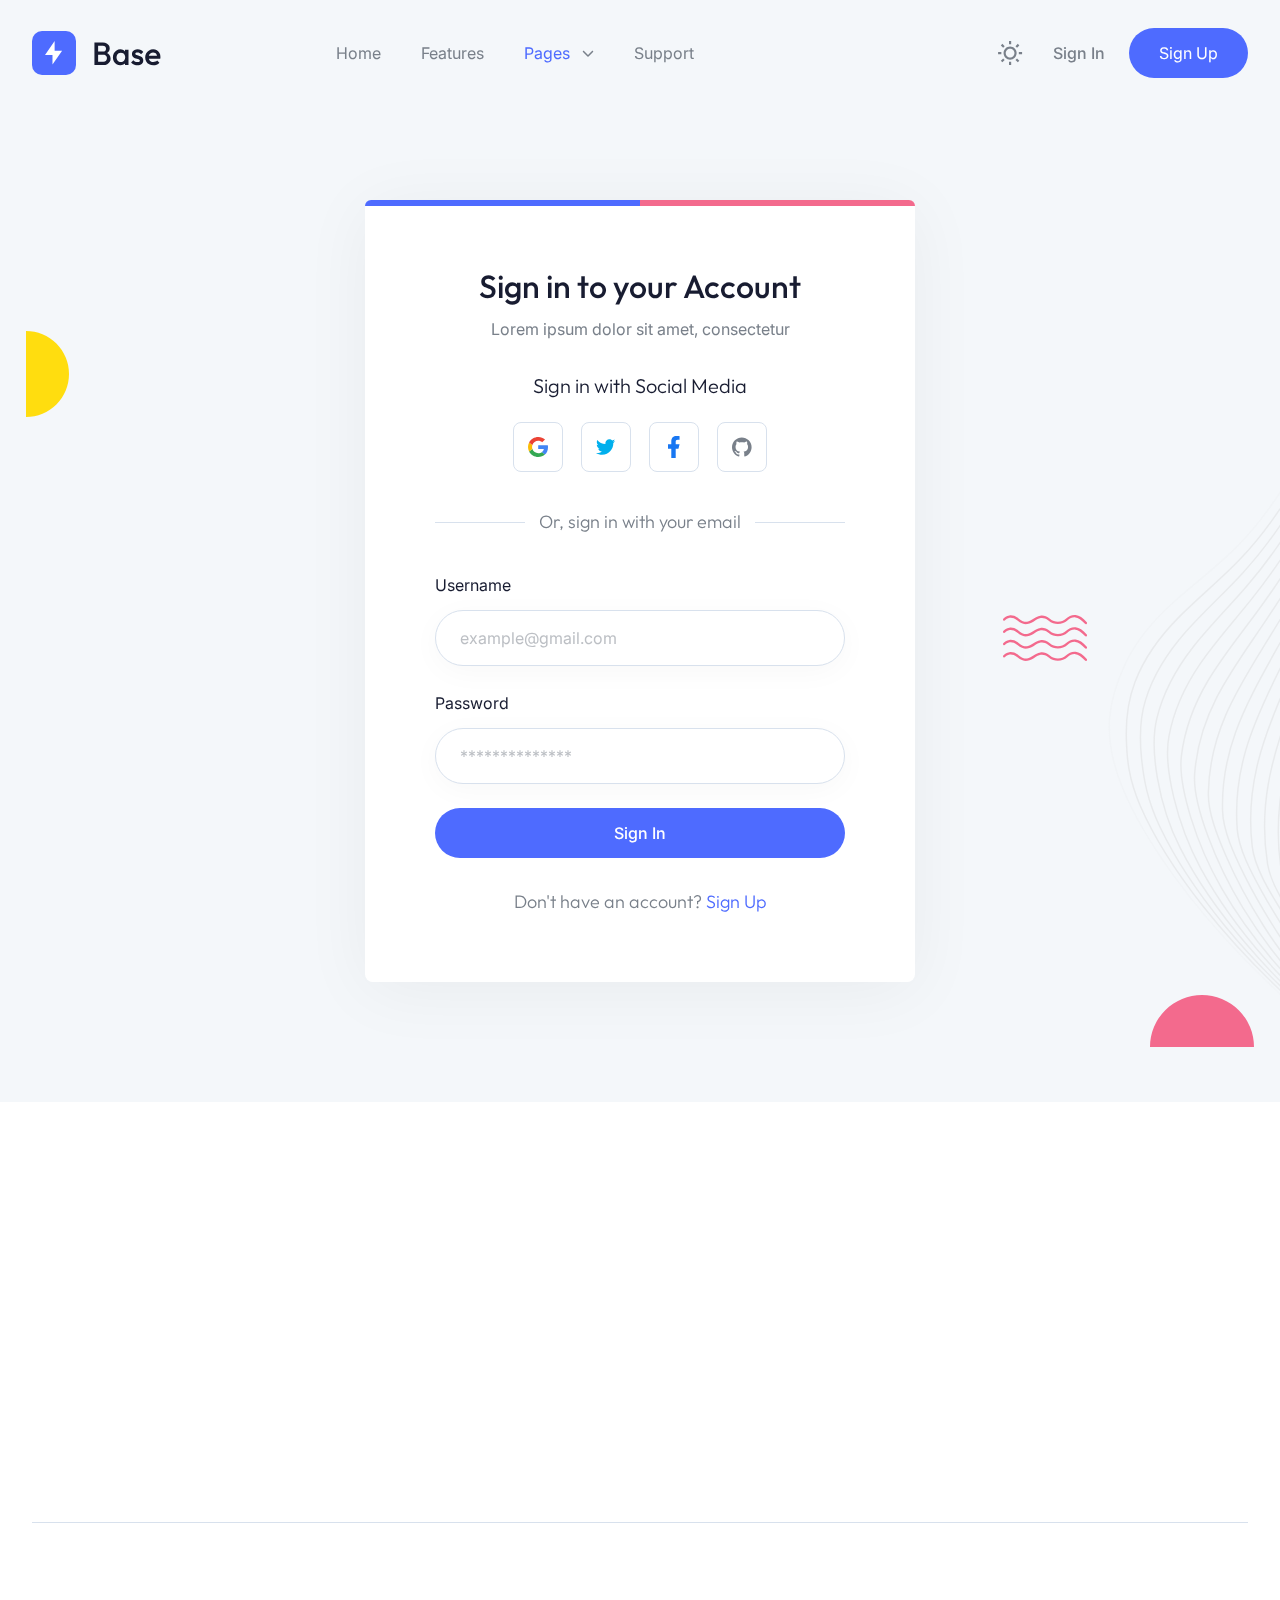
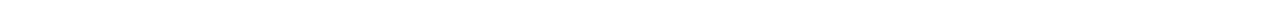
<file: signin.html>
<!DOCTYPE html>
<html lang="en">
  <head>
    <meta charset="UTF-8" />
    <meta http-equiv="X-UA-Compatible" content="IE=edge" />
    <meta name="viewport" content="width=device-width, initial-scale=1.0" />
    <title>Sign In | Base - Tailwind CSS Startup Template</title>
  <link rel="icon" href="favicon.ico"><link href="style.css" rel="stylesheet"></head>
  <body
    x-data="{ page: 'signin', 'darkMode': true, 'stickyMenu': false, 'navigationOpen': false, 'scrollTop': false }"
    x-init="
         darkMode = JSON.parse(localStorage.getItem('darkMode'));
         $watch('darkMode', value => localStorage.setItem('darkMode', JSON.stringify(value)))"
    :class="{'b eh': darkMode === true}"
  >
    <!-- ===== Header Start ===== -->
    <header
  class="g s r vd ya cj"
  :class="{ 'hh sm _k dj bl ll' : stickyMenu }"
  @scroll.window="stickyMenu = (window.pageYOffset > 20) ? true : false"
>
  <div class="bb ze ki xn 2xl:ud-px-0 oo wf yf i">
    <div class="vd to/4 tc wf yf">
      <a href="index.html">
        <img class="om" src="images/logo-light.svg" alt="Logo Light" />
        <img class="xc nm" src="images/logo-dark.svg" alt="Logo Dark" />
      </a>

      <!-- Hamburger Toggle BTN -->
      <button class="po rc" @click="navigationOpen = !navigationOpen">
        <span class="rc i pf re pd">
          <span class="du-block h q vd yc">
            <span class="rc i r s eh um tg te rd eb ml jl dl" :class="{ 'ue el': !navigationOpen }"></span>
            <span class="rc i r s eh um tg te rd eb ml jl fl" :class="{ 'ue qr': !navigationOpen }"></span>
            <span class="rc i r s eh um tg te rd eb ml jl gl" :class="{ 'ue hl': !navigationOpen }"></span>
          </span>
          <span class="du-block h q vd yc lf">
            <span class="rc eh um tg ml jl el h na r ve yc" :class="{ 'sd dl': !navigationOpen }"></span>
            <span class="rc eh um tg ml jl qr h s pa vd rd" :class="{ 'sd rr': !navigationOpen }"></span>
          </span>
        </span>
      </button>
      <!-- Hamburger Toggle BTN -->
    </div>

    <div
      class="vd wo/4 sd qo f ho oo wf yf"
      :class="{ 'd hh rm sr td ud qg ug jc yh': navigationOpen }"
    >
      <nav>
        <ul class="tc _o sf yo cg ep">
          <li><a href="index.html" class="xl" :class="{ 'mk': page === 'home' }">Home</a></li>
          <li><a href="index.html#features" class="xl">Features</a></li>
          <li class="c i" x-data="{ dropdown: false }">
            <a
              href="#"
              class="xl tc wf yf bg"
              @click.prevent="dropdown = !dropdown"
              :class="{ 'mk': page === 'blog-grid' || page === 'blog-single' || page === 'signin' || page === 'signup' || page === '404' }"
            >
              Pages

              <svg
              :class="{ 'wh': dropdown }"
              class="th mm we fd pf" xmlns="http://www.w3.org/2000/svg" viewBox="0 0 512 512">
                <path d="M233.4 406.6c12.5 12.5 32.8 12.5 45.3 0l192-192c12.5-12.5 12.5-32.8 0-45.3s-32.8-12.5-45.3 0L256 338.7 86.6 169.4c-12.5-12.5-32.8-12.5-45.3 0s-12.5 32.8 0 45.3l192 192z" />
              </svg>
            </a>

            <!-- Dropdown Start -->
            <ul class="a" :class="{ 'tc': dropdown }">
              <li><a href="blog-grid.html" class="xl" :class="{ 'mk': page === 'blog-grid' }">Blog Grid</a></li>
              <li><a href="blog-single.html" class="xl" :class="{ 'mk': page === 'blog-single' }">Blog Single</a></li>
              <li><a href="signin.html" class="xl" :class="{ 'mk': page === 'signin' }">Sign In</a></li>
              <li><a href="signup.html" class="xl" :class="{ 'mk': page === 'signup' }">Sign Up</a></li>
              <li><a href="404.html" class="xl" :class="{ 'mk': page === '404' }">404</a></li>
            </ul>
            <!-- Dropdown End -->
          </li>
          <li><a href="index.html#support" class="xl">Support</a></li>
        </ul>
      </nav>

      <div class="tc wf ig pb no">
        <div class="pc h io pa ra" :class="navigationOpen ? '!-ud-visible' : 'd'">
          <label class="rc ab i">
            <input type="checkbox" :value="darkMode" @change="darkMode = !darkMode" class="pf vd yc uk h r za ab" />
            <!-- Icon Sun -->
            <svg :class="{ 'wn' : page === 'home', 'xh' : page === 'home' && stickyMenu }" class="th om" width="25" height="25" viewBox="0 0 25 25" fill="none" xmlns="http://www.w3.org/2000/svg">
              <path d="M12.0908 18.6363C10.3549 18.6363 8.69 17.9467 7.46249 16.7192C6.23497 15.4916 5.54537 13.8268 5.54537 12.0908C5.54537 10.3549 6.23497 8.69 7.46249 7.46249C8.69 6.23497 10.3549 5.54537 12.0908 5.54537C13.8268 5.54537 15.4916 6.23497 16.7192 7.46249C17.9467 8.69 18.6363 10.3549 18.6363 12.0908C18.6363 13.8268 17.9467 15.4916 16.7192 16.7192C15.4916 17.9467 13.8268 18.6363 12.0908 18.6363ZM12.0908 16.4545C13.2481 16.4545 14.358 15.9947 15.1764 15.1764C15.9947 14.358 16.4545 13.2481 16.4545 12.0908C16.4545 10.9335 15.9947 9.8236 15.1764 9.00526C14.358 8.18692 13.2481 7.72718 12.0908 7.72718C10.9335 7.72718 9.8236 8.18692 9.00526 9.00526C8.18692 9.8236 7.72718 10.9335 7.72718 12.0908C7.72718 13.2481 8.18692 14.358 9.00526 15.1764C9.8236 15.9947 10.9335 16.4545 12.0908 16.4545ZM10.9999 0.0908203H13.1817V3.36355H10.9999V0.0908203ZM10.9999 20.8181H13.1817V24.0908H10.9999V20.8181ZM2.83446 4.377L4.377 2.83446L6.69082 5.14828L5.14828 6.69082L2.83446 4.37809V4.377ZM17.4908 19.0334L19.0334 17.4908L21.3472 19.8046L19.8046 21.3472L17.4908 19.0334ZM19.8046 2.83337L21.3472 4.377L19.0334 6.69082L17.4908 5.14828L19.8046 2.83446V2.83337ZM5.14828 17.4908L6.69082 19.0334L4.377 21.3472L2.83446 19.8046L5.14828 17.4908ZM24.0908 10.9999V13.1817H20.8181V10.9999H24.0908ZM3.36355 10.9999V13.1817H0.0908203V10.9999H3.36355Z" fill=""/>
            </svg>
            <!-- Icon Sun -->
            <img class="xc nm" src="images/icon-moon.svg" alt="Moon" />
          </label>
        </div>

        <a href="signin.html" :class="{ 'nk yl' : page === 'home', 'ok' : page === 'home' && stickyMenu }" class="ek pk xl">Sign In</a>
        <a href="signup.html" :class="{ 'hh/[0.15]' : page === 'home', 'sh' : page === 'home' && stickyMenu }" class="lk gh dk rg tc wf xf _l gi hi">Sign Up</a>
      </div>
    </div>
  </div>
</header>

    <!-- ===== Header End ===== -->

    <main>
      <!-- ===== SignIn Form Start ===== -->
      <section class="i pg fh rm ki xn vq gj qp gr hj rp hr">
        <!-- Bg Shapes -->
        <img src="images/shape-06.svg" alt="Shape" class="h j k" />
        <img src="images/shape-03.svg" alt="Shape" class="h l m" />
        <img src="images/shape-17.svg" alt="Shape" class="h n o" />
        <img src="images/shape-18.svg" alt="Shape" class="h p q" />

        <div
          class="animate_top bb af i va sg hh sm vk xm yi _n jp hi ao kp"
        >
          <!-- Bg Border -->
          <span class="rc h r s zd/2 od zg gh"></span>
          <span class="rc h r q zd/2 od xg mh"></span>

          <div class="rj">
            <h2 class="ek ck kk wm xb">Sign in to your Account</h2>
            <p>Lorem ipsum dolor sit amet, consectetur</p>

            <h3 class="hk yj kk wm ob mc">Sign in with Social Media</h3>
            <ul class="tc wf xf mg ec">
              <li>
                <a
                  class="tc wf xf be dd di sg _g ch qm ml il bm rl/40 ym/40"
                  href="#"
                >
                  <svg width="22" height="22" viewBox="0 0 22 22" fill="none" xmlns="http://www.w3.org/2000/svg">
                    <g clip-path="url(#clip0_50_914)">
                      <path
                        d="M22.0001 11.2439C22.0134 10.4877 21.9338 9.73268 21.7629 8.99512H11.2246V13.0773H17.4105C17.2933 13.793 17.0296 14.4782 16.6352 15.0915C16.2409 15.7048 15.724 16.2336 15.1158 16.6461L15.0942 16.7828L18.4264 19.3125L18.6571 19.3351C20.7772 17.4162 21.9997 14.5928 21.9997 11.2439"
                        fill="#4285F4"
                      />
                      <path
                        d="M11.2245 22C14.255 22 16.7992 21.0222 18.6577 19.3355L15.1156 16.6465C14.1679 17.2945 12.8958 17.7467 11.2245 17.7467C9.80508 17.7386 8.42433 17.2926 7.27814 16.4721C6.13195 15.6516 5.27851 14.4982 4.83892 13.1755L4.70737 13.1865L1.24255 15.8143L1.19727 15.9377C2.13043 17.7603 3.56252 19.2925 5.33341 20.3631C7.10429 21.4338 9.14416 22.0005 11.2249 22"
                        fill="#34A853"
                      />
                      <path
                        d="M4.83889 13.1756C4.59338 12.4754 4.46669 11.7405 4.46388 11.0001C4.4684 10.2609 4.59041 9.52697 4.82552 8.82462L4.81927 8.6788L1.31196 6.00879L1.19724 6.06226C0.410039 7.59392 0 9.28503 0 11C0 12.715 0.410039 14.4061 1.19724 15.9377L4.83889 13.1756"
                        fill="#FBBC05"
                      />
                      <path
                        d="M11.2249 4.25337C12.8333 4.22889 14.3888 4.8159 15.565 5.89121L18.7329 2.86003C16.7011 0.992106 14.0106 -0.0328008 11.2249 3.27798e-05C9.14418 -0.000452376 7.10433 0.566279 5.33345 1.63686C3.56256 2.70743 2.13046 4.23965 1.19727 6.06218L4.82684 8.82455C5.27077 7.50213 6.12703 6.34962 7.27491 5.5295C8.4228 4.70938 9.80439 4.26302 11.2249 4.25337"
                        fill="#EB4335"
                      />
                    </g>
                    <defs>
                      <clipPath id="clip0_50_914">
                        <rect width="22" height="22" fill="white" />
                      </clipPath>
                    </defs>
                  </svg>
                </a>
              </li>
              <li>
                <a
                  class="tc wf xf be dd di sg _g ch qm ml il bm rl/40 ym/40"
                  href="#"
                >
                  <svg width="23" height="18" viewBox="0 0 23 18" fill="none" xmlns="http://www.w3.org/2000/svg">
                    <path
                      d="M22.1506 2.11765C21.3353 2.48824 20.4565 2.73176 19.5459 2.84824C20.4776 2.28706 21.1976 1.39765 21.5365 0.328235C20.6576 0.857647 19.6835 1.22824 18.6565 1.44C17.82 0.529412 16.6447 0 15.3106 0C12.8224 0 10.7894 2.03294 10.7894 4.54235C10.7894 4.90235 10.8318 5.25177 10.9059 5.58C7.13647 5.38941 3.78 3.57882 1.54588 0.836471C1.15412 1.50353 0.931765 2.28706 0.931765 3.11294C0.931765 4.69059 1.72588 6.08824 2.95412 6.88235C2.20235 6.88235 1.50353 6.67059 0.889412 6.35294C0.889412 6.35294 0.889412 6.35294 0.889412 6.38471C0.889412 8.58706 2.45647 10.4294 4.53176 10.8424C4.15059 10.9482 3.74823 11.0012 3.33529 11.0012C3.04941 11.0012 2.76353 10.9694 2.48823 10.9165C3.06 12.7059 4.72235 14.04 6.72353 14.0718C5.17765 15.3 3.21882 16.02 1.08 16.02C0.72 16.02 0.36 15.9988 0 15.9565C2.01176 17.2482 4.4047 18 6.96706 18C15.3106 18 19.8953 11.0753 19.8953 5.07176C19.8953 4.87059 19.8953 4.68 19.8847 4.47882C20.7741 3.84353 21.5365 3.03882 22.1506 2.11765Z"
                      fill="#00AFED"
                    />
                  </svg>
                </a>
              </li>
              <li>
                <a
                  class="tc wf xf be dd di sg _g ch qm ml il bm rl/40 ym/40"
                  href="#"
                >
                  <svg width="12" height="22" viewBox="0 0 12 22" fill="none" xmlns="http://www.w3.org/2000/svg">
                    <path
                      d="M7.7 12.65H10.45L11.55 8.25H7.7V6.05C7.7 4.917 7.7 3.85 9.9 3.85H11.55V0.154C11.1914 0.1067 9.8373 0 8.4073 0C5.4208 0 3.3 1.8227 3.3 5.17V8.25H0V12.65H3.3V22H7.7V12.65Z"
                      fill="#1877F2"
                    />
                  </svg>
                </a>
              </li>
              <li>
                <a
                  class="tc wf xf be dd di sg _g ch qm ml il bm rl/40 ym/40"
                  href="#"
                >
                  <svg width="23" height="22" viewBox="0 0 23 22" fill="none" xmlns="http://www.w3.org/2000/svg">
                    <path
                      d="M11.2731 0C9.7927 0 8.32679 0.291587 6.95907 0.858113C5.59136 1.42464 4.34862 2.25501 3.30182 3.30181C1.1877 5.41593 0 8.28329 0 11.2731C0 16.2558 3.23538 20.4832 7.7108 21.9825C8.27446 22.0727 8.45483 21.7233 8.45483 21.4189C8.45483 21.1596 8.45483 20.4494 8.45483 19.5137C5.33218 20.1901 4.66706 18.0031 4.66706 18.0031C4.1485 16.6955 3.41575 16.346 3.41575 16.346C2.3899 15.6471 3.49466 15.6696 3.49466 15.6696C4.62197 15.7485 5.21945 16.8307 5.21945 16.8307C6.20021 18.5442 7.85735 18.037 8.49992 17.7664C8.60138 17.0336 8.89448 16.5376 9.21013 16.2558C6.7075 15.974 4.08086 15.0045 4.08086 10.7094C4.08086 9.45813 4.50924 8.45482 5.24199 7.65443C5.12926 7.37261 4.7347 6.2002 5.35472 4.67834C5.35472 4.67834 6.30167 4.37396 8.45483 5.82819C9.3454 5.58018 10.3149 5.45618 11.2731 5.45618C12.2313 5.45618 13.2008 5.58018 14.0914 5.82819C16.2445 4.37396 17.1915 4.67834 17.1915 4.67834C17.8115 6.2002 17.4169 7.37261 17.3042 7.65443C18.037 8.45482 18.4653 9.45813 18.4653 10.7094C18.4653 15.0158 15.8274 15.9627 13.3135 16.2445C13.7194 16.594 14.0914 17.2817 14.0914 18.3301C14.0914 19.8407 14.0914 21.0581 14.0914 21.4189C14.0914 21.7233 14.2717 22.084 14.8467 21.9825C19.3221 20.4719 22.5462 16.2558 22.5462 11.2731C22.5462 9.79269 22.2546 8.32678 21.6881 6.95907C21.1216 5.59135 20.2912 4.34862 19.2444 3.30181C18.1976 2.25501 16.9549 1.42464 15.5871 0.858113C14.2194 0.291587 12.7535 0 11.2731 0Z"
                      fill="#79808A"
                    />
                  </svg>
                </a>
              </li>
            </ul>

            <span class="i rc sj hk xj">
              <span class="rc h s z/2 nd oe rh tm"></span>
              <span class="rc h q z/2 nd oe rh tm"></span>

              Or, sign in with your email
            </span>
          </div>

          <form class="sb" action="https://formbold.com/s/unique_form_id" method="POST">
            <div class="wb">
              <label class="rc kk wm vb" for="username">Username</label>
              <input
                type="text"
                name="username"
                id="username"
                placeholder="example@gmail.com"
                class="vd hh rg zk _g ch hm dm fm pl/50 xi mi sm xm pm dn/40"
              />
            </div>

            <div class="wb">
              <label class="rc kk wm vb" for="password">Password</label>
              <input
                type="password"
                name="password"
                id="password"
                placeholder="**************"
                class="vd hh rg zk _g ch hm dm fm pl/50 xi mi sm xm pm dn/40"
              />
            </div>

            <button class="vd rj ek rc rg gh lk ml il _l gi hi">
              Sign In
            </button>

            <p class="sj hk xj rj ob">
              Don't have an account?
              <a class="mk" href="signup.html"> Sign Up </a>
            </p>
          </form>
        </div>
      </section>
      <!-- ===== SignIn Form End ===== -->
    </main>
    <!-- ===== Footer Start ===== -->
    <footer>
  <div class="bb ze ki xn 2xl:ud-px-0">
    <!-- Footer Top -->
    <div class="ji gp">
      <div class="tc uf ap gg fp">
        <div class="animate_top zd/2 to/4">
          <a href="index.html">
            <img src="images/logo-light.svg" alt="Logo" class="om" />
            <img src="images/logo-dark.svg" alt="Logo" class="xc nm" />
          </a>

          <p class="lc fb">Lorem ipsum dolor sit amet, consectetur adipiscing elit.</p>

          <ul class="tc wf cg">
            <li>
              <a href="#">
                <svg class="vh ul cl il" width="24" height="24" viewBox="0 0 24 24" fill="none" xmlns="http://www.w3.org/2000/svg">
                  <g clip-path="url(#clip0_48_1499)">
                    <path d="M14 13.5H16.5L17.5 9.5H14V7.5C14 6.47 14 5.5 16 5.5H17.5V2.14C17.174 2.097 15.943 2 14.643 2C11.928 2 10 3.657 10 6.7V9.5H7V13.5H10V22H14V13.5Z" fill="" />
                  </g>
                  <defs>
                    <clipPath id="clip0_48_1499">
                      <rect width="24" height="24" fill="white" />
                    </clipPath>
                  </defs>
                </svg>
              </a>
            </li>
            <li>
              <a href="#">
                <svg class="vh ul cl il" width="24" height="24" viewBox="0 0 24 24" fill="none" xmlns="http://www.w3.org/2000/svg">
                  <g clip-path="url(#clip0_48_1502)">
                    <path
                      d="M22.162 5.65593C21.3985 5.99362 20.589 6.2154 19.76 6.31393C20.6337 5.79136 21.2877 4.96894 21.6 3.99993C20.78 4.48793 19.881 4.82993 18.944 5.01493C18.3146 4.34151 17.4803 3.89489 16.5709 3.74451C15.6615 3.59413 14.7279 3.74842 13.9153 4.18338C13.1026 4.61834 12.4564 5.30961 12.0771 6.14972C11.6978 6.98983 11.6067 7.93171 11.818 8.82893C10.1551 8.74558 8.52832 8.31345 7.04328 7.56059C5.55823 6.80773 4.24812 5.75098 3.19799 4.45893C2.82628 5.09738 2.63095 5.82315 2.63199 6.56193C2.63199 8.01193 3.36999 9.29293 4.49199 10.0429C3.828 10.022 3.17862 9.84271 2.59799 9.51993V9.57193C2.59819 10.5376 2.93236 11.4735 3.54384 12.221C4.15532 12.9684 5.00647 13.4814 5.95299 13.6729C5.33661 13.84 4.6903 13.8646 4.06299 13.7449C4.32986 14.5762 4.85 15.3031 5.55058 15.824C6.25117 16.345 7.09712 16.6337 7.96999 16.6499C7.10247 17.3313 6.10917 17.8349 5.04687 18.1321C3.98458 18.4293 2.87412 18.5142 1.77899 18.3819C3.69069 19.6114 5.91609 20.2641 8.18899 20.2619C15.882 20.2619 20.089 13.8889 20.089 8.36193C20.089 8.18193 20.084 7.99993 20.076 7.82193C20.8949 7.2301 21.6016 6.49695 22.163 5.65693L22.162 5.65593Z"
                      fill=""
                    />
                  </g>
                  <defs>
                    <clipPath id="clip0_48_1502">
                      <rect width="24" height="24" fill="white" />
                    </clipPath>
                  </defs>
                </svg>
              </a>
            </li>
            <li>
              <a href="#">
                <svg class="vh ul cl il" width="24" height="24" viewBox="0 0 24 24" fill="none" xmlns="http://www.w3.org/2000/svg">
                  <g clip-path="url(#clip0_48_1505)">
                    <path
                      d="M6.94 5.00002C6.93974 5.53046 6.72877 6.03906 6.35351 6.41394C5.97825 6.78883 5.46944 6.99929 4.939 6.99902C4.40857 6.99876 3.89997 6.78779 3.52508 6.41253C3.1502 6.03727 2.93974 5.52846 2.94 4.99802C2.94027 4.46759 3.15124 3.95899 3.5265 3.5841C3.90176 3.20922 4.41057 2.99876 4.941 2.99902C5.47144 2.99929 5.98004 3.21026 6.35492 3.58552C6.72981 3.96078 6.94027 4.46959 6.94 5.00002ZM7 8.48002H3V21H7V8.48002ZM13.32 8.48002H9.34V21H13.28V14.43C13.28 10.77 18.05 10.43 18.05 14.43V21H22V13.07C22 6.90002 14.94 7.13002 13.28 10.16L13.32 8.48002Z"
                      fill=""
                    />
                  </g>
                  <defs>
                    <clipPath id="clip0_48_1505">
                      <rect width="24" height="24" fill="white" />
                    </clipPath>
                  </defs>
                </svg>
              </a>
            </li>
            <li>
              <a href="#">
                <svg class="vh ul cl il" width="24" height="24" viewBox="0 0 24 24" xmlns="http://www.w3.org/2000/svg">
                  <g clip-path="url(#clip0_48_1508)">
                    <path
                      d="M7.443 5.3501C8.082 5.3501 8.673 5.4001 9.213 5.5481C9.70301 5.63814 10.1708 5.82293 10.59 6.0921C10.984 6.3391 11.279 6.6861 11.475 7.1311C11.672 7.5761 11.77 8.1211 11.77 8.7141C11.77 9.4071 11.623 10.0001 11.279 10.4451C10.984 10.8911 10.492 11.2861 9.902 11.5831C10.738 11.8311 11.377 12.2761 11.77 12.8691C12.164 13.4631 12.41 14.2051 12.41 15.0461C12.41 15.7391 12.262 16.3321 12.016 16.8271C11.77 17.3221 11.377 17.7671 10.934 18.0641C10.4528 18.3825 9.92084 18.6165 9.361 18.7561C8.771 18.9051 8.181 19.0041 7.591 19.0041H1V5.3501H7.443ZM7.049 10.8901C7.59 10.8901 8.033 10.7421 8.377 10.4951C8.721 10.2481 8.869 9.8021 8.869 9.2581C8.869 8.9611 8.819 8.6641 8.721 8.4671C8.623 8.2691 8.475 8.1201 8.279 7.9721C8.082 7.8731 7.885 7.7741 7.639 7.7251C7.393 7.6751 7.148 7.6751 6.852 7.6751H4V10.8911H7.05L7.049 10.8901ZM7.197 16.7281C7.492 16.7281 7.787 16.6781 8.033 16.6291C8.28138 16.5819 8.51628 16.4805 8.721 16.3321C8.92139 16.1873 9.08903 16.002 9.213 15.7881C9.311 15.5411 9.41 15.2441 9.41 14.8981C9.41 14.2051 9.213 13.7101 8.82 13.3641C8.426 13.0671 7.885 12.9191 7.246 12.9191H4V16.7291H7.197V16.7281ZM16.689 16.6781C17.082 17.0741 17.672 17.2721 18.459 17.2721C19 17.2721 19.492 17.1241 19.885 16.8771C20.279 16.5801 20.525 16.2831 20.623 15.9861H23.033C22.639 17.1731 22.049 18.0141 21.263 18.5581C20.475 19.0531 19.541 19.3501 18.41 19.3501C17.6864 19.3523 16.9688 19.2179 16.295 18.9541C15.6887 18.7266 15.148 18.3529 14.721 17.8661C14.2643 17.4107 13.9267 16.8498 13.738 16.2331C13.492 15.5901 13.393 14.8981 13.393 14.1061C13.393 13.3641 13.492 12.6721 13.738 12.0281C13.9745 11.4082 14.3245 10.8378 14.77 10.3461C15.213 9.9011 15.754 9.5061 16.344 9.2581C17.0007 8.99416 17.7022 8.85969 18.41 8.8621C19.246 8.8621 19.984 9.0111 20.623 9.3571C21.263 9.7031 21.754 10.0991 22.148 10.6931C22.5499 11.2636 22.8494 11.8998 23.033 12.5731C23.131 13.2651 23.18 13.9581 23.131 14.7491H16C16 15.5411 16.295 16.2831 16.689 16.6791V16.6781ZM19.787 11.4841C19.443 11.1381 18.902 10.9401 18.262 10.9401C17.82 10.9401 17.475 11.0391 17.18 11.1871C16.885 11.3361 16.689 11.5341 16.492 11.7321C16.311 11.9234 16.1912 12.1643 16.148 12.4241C16.098 12.6721 16.049 12.8691 16.049 13.0671H20.475C20.377 12.3251 20.131 11.8311 19.787 11.4841V11.4841ZM15.459 6.2901H20.967V7.6261H15.46V6.2901H15.459Z"
                    />
                  </g>
                  <defs>
                    <clipPath id="clip0_48_1508">
                      <rect width="24" height="24" fill="white" />
                    </clipPath>
                  </defs>
                </svg>
              </a>
            </li>
          </ul>
        </div>

        <div class="vd ro tc sf rn un gg vn">
          <div class="animate_top">
            <h4 class="kk wm tj ec">Quick Links</h4>

            <ul>
              <li><a href="#" class="sc xl vb">Home</a></li>
              <li><a href="#" class="sc xl vb">Product</a></li>
              <li>
                <a href="#" class="sc xl vb">
                  Careers 
                  <span class="sc ek uj lk nh rg zi _i nc">Hiring</span>
                </a>
              </li>
              <li><a href="#" class="sc xl vb">Pricing</a></li>
            </ul>
          </div>

          <div class="animate_top">
            <h4 class="kk wm tj ec">Services</h4>

            <ul>
              <li><a href="#" class="sc xl vb">Web Development</a></li>
              <li><a href="#" class="sc xl vb">Graphics Design</a></li>
              <li><a href="#" class="sc xl vb">Digital Marketing</a></li>
              <li><a href="#" class="sc xl vb">Ui/Ux Design</a></li>
            </ul>
          </div>

          <div class="animate_top">
            <h4 class="kk wm tj ec">Support</h4>

            <ul>
              <li><a href="#" class="sc xl vb">Company</a></li>
              <li><a href="#" class="sc xl vb">Press media</a></li>
              <li><a href="#" class="sc xl vb">Our Blog</a></li>
              <li><a href="#" class="sc xl vb">Contact Us</a></li>
            </ul>
          </div>

          <div class="animate_top">
            <h4 class="kk wm tj ec">Newsletter</h4>
            <p class="ac qe">Subscribe to receive future updates</p>

            <form action="https://formbold.com/s/unique_form_id" method="POST">
              <div class="i">
                <input
                  type="text"
                  placeholder="Email address"
                  class="vd sm _g ch pm vk xm rg gm dm dn gi mi"
                />

                <button class="h q fi">
                  <svg class="th vm ul" width="20" height="20" viewBox="0 0 20 20" fill="none" xmlns="http://www.w3.org/2000/svg">
                    <g clip-path="url(#clip0_48_1487)">
                      <path
                        d="M3.1175 1.17318L18.5025 9.63484C18.5678 9.67081 18.6223 9.72365 18.6602 9.78786C18.6982 9.85206 18.7182 9.92527 18.7182 9.99984C18.7182 10.0744 18.6982 10.1476 18.6602 10.2118C18.6223 10.276 18.5678 10.3289 18.5025 10.3648L3.1175 18.8265C3.05406 18.8614 2.98262 18.8792 2.91023 18.8781C2.83783 18.8769 2.76698 18.857 2.70465 18.8201C2.64232 18.7833 2.59066 18.7308 2.55478 18.6679C2.51889 18.6051 2.50001 18.5339 2.5 18.4615V1.53818C2.50001 1.46577 2.51889 1.39462 2.55478 1.33174C2.59066 1.26885 2.64232 1.2164 2.70465 1.17956C2.76698 1.14272 2.83783 1.12275 2.91023 1.12163C2.98262 1.12051 3.05406 1.13828 3.1175 1.17318ZM4.16667 10.8332V16.3473L15.7083 9.99984L4.16667 3.65234V9.16651H8.33333V10.8332H4.16667Z"
                        fill=""
                      />
                    </g>
                    <defs>
                      <clipPath id="clip0_48_1487">
                        <rect width="20" height="20" fill="white" />
                      </clipPath>
                    </defs>
                  </svg>
                </button>
              </div>
            </form>
          </div>
        </div>
      </div>
    </div>
    <!-- Footer Top -->

    <!-- Footer Bottom -->
    <div class="bh ch pm tc uf sf yo wf xf ap cg fp bj">
      <div class="animate_top">
        <ul class="tc wf gg">
          <li><a href="#" class="xl">English</a></li>
          <li><a href="#" class="xl">Privacy Policy</a></li>
          <li><a href="#" class="xl">Support</a></li>
        </ul>
      </div>

      <div class="animate_top">
        <p>&copy; 2025 Base. All rights reserved</p>
      </div>
    </div>
    <!-- Footer Bottom -->
  </div>
</footer>

    <!-- ===== Footer End ===== -->

    <!-- ====== Back To Top Start ===== -->
    <button
  class="xc wf xf ie ld vg sr gh tr g sa ta _a"
  @click="window.scrollTo({top: 0, behavior: 'smooth'})"
  @scroll.window="scrollTop = (window.pageYOffset > 50) ? true : false"
  :class="{ 'uc' : scrollTop }"
>
  <svg class="uh se qd" xmlns="http://www.w3.org/2000/svg" viewBox="0 0 512 512">
    <path d="M233.4 105.4c12.5-12.5 32.8-12.5 45.3 0l192 192c12.5 12.5 12.5 32.8 0 45.3s-32.8 12.5-45.3 0L256 173.3 86.6 342.6c-12.5 12.5-32.8 12.5-45.3 0s-12.5-32.8 0-45.3l192-192z" />
  </svg>
</button>

    <!-- ====== Back To Top End ===== -->
  <script defer src="bundle.js"></script></body>
</html>
</file>
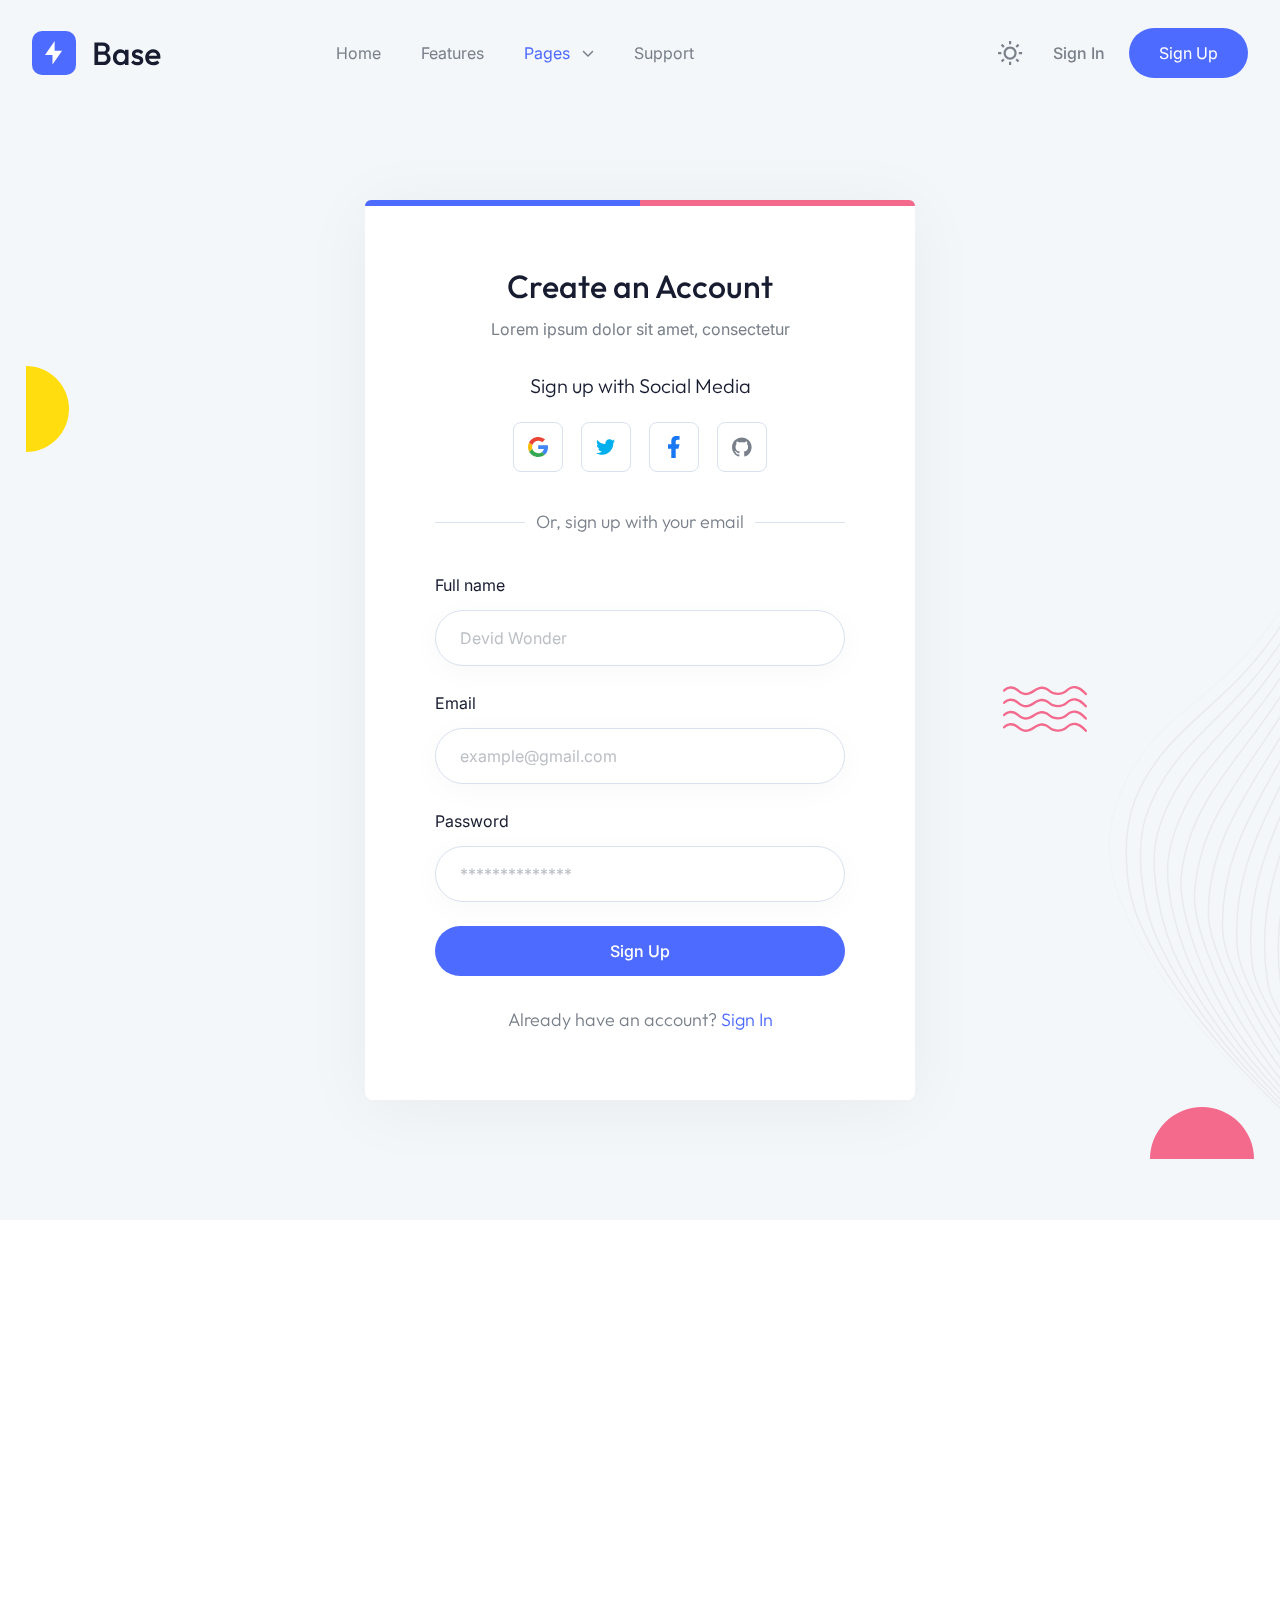
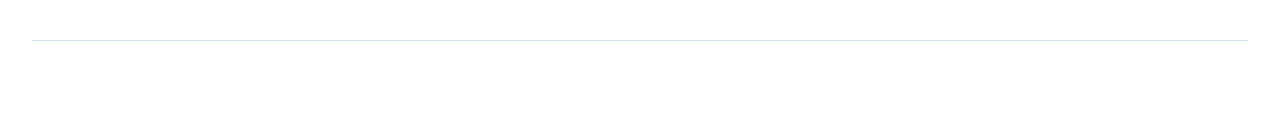
<file: signup.html>
<!DOCTYPE html>
<html lang="en">
  <head>
    <meta charset="UTF-8" />
    <meta http-equiv="X-UA-Compatible" content="IE=edge" />
    <meta name="viewport" content="width=device-width, initial-scale=1.0" />
    <title>Sign Up | Base - Tailwind CSS Startup Template</title>
  <link rel="icon" href="favicon.ico"><link href="style.css" rel="stylesheet"></head>
  <body
    x-data="{ page: 'signup', 'darkMode': true, 'stickyMenu': false, 'navigationOpen': false, 'scrollTop': false }"
    x-init="
         darkMode = JSON.parse(localStorage.getItem('darkMode'));
         $watch('darkMode', value => localStorage.setItem('darkMode', JSON.stringify(value)))"
    :class="{'b eh': darkMode === true}"
  >
    <!-- ===== Header Start ===== -->
    <header
  class="g s r vd ya cj"
  :class="{ 'hh sm _k dj bl ll' : stickyMenu }"
  @scroll.window="stickyMenu = (window.pageYOffset > 20) ? true : false"
>
  <div class="bb ze ki xn 2xl:ud-px-0 oo wf yf i">
    <div class="vd to/4 tc wf yf">
      <a href="index.html">
        <img class="om" src="images/logo-light.svg" alt="Logo Light" />
        <img class="xc nm" src="images/logo-dark.svg" alt="Logo Dark" />
      </a>

      <!-- Hamburger Toggle BTN -->
      <button class="po rc" @click="navigationOpen = !navigationOpen">
        <span class="rc i pf re pd">
          <span class="du-block h q vd yc">
            <span class="rc i r s eh um tg te rd eb ml jl dl" :class="{ 'ue el': !navigationOpen }"></span>
            <span class="rc i r s eh um tg te rd eb ml jl fl" :class="{ 'ue qr': !navigationOpen }"></span>
            <span class="rc i r s eh um tg te rd eb ml jl gl" :class="{ 'ue hl': !navigationOpen }"></span>
          </span>
          <span class="du-block h q vd yc lf">
            <span class="rc eh um tg ml jl el h na r ve yc" :class="{ 'sd dl': !navigationOpen }"></span>
            <span class="rc eh um tg ml jl qr h s pa vd rd" :class="{ 'sd rr': !navigationOpen }"></span>
          </span>
        </span>
      </button>
      <!-- Hamburger Toggle BTN -->
    </div>

    <div
      class="vd wo/4 sd qo f ho oo wf yf"
      :class="{ 'd hh rm sr td ud qg ug jc yh': navigationOpen }"
    >
      <nav>
        <ul class="tc _o sf yo cg ep">
          <li><a href="index.html" class="xl" :class="{ 'mk': page === 'home' }">Home</a></li>
          <li><a href="index.html#features" class="xl">Features</a></li>
          <li class="c i" x-data="{ dropdown: false }">
            <a
              href="#"
              class="xl tc wf yf bg"
              @click.prevent="dropdown = !dropdown"
              :class="{ 'mk': page === 'blog-grid' || page === 'blog-single' || page === 'signin' || page === 'signup' || page === '404' }"
            >
              Pages

              <svg
              :class="{ 'wh': dropdown }"
              class="th mm we fd pf" xmlns="http://www.w3.org/2000/svg" viewBox="0 0 512 512">
                <path d="M233.4 406.6c12.5 12.5 32.8 12.5 45.3 0l192-192c12.5-12.5 12.5-32.8 0-45.3s-32.8-12.5-45.3 0L256 338.7 86.6 169.4c-12.5-12.5-32.8-12.5-45.3 0s-12.5 32.8 0 45.3l192 192z" />
              </svg>
            </a>

            <!-- Dropdown Start -->
            <ul class="a" :class="{ 'tc': dropdown }">
              <li><a href="blog-grid.html" class="xl" :class="{ 'mk': page === 'blog-grid' }">Blog Grid</a></li>
              <li><a href="blog-single.html" class="xl" :class="{ 'mk': page === 'blog-single' }">Blog Single</a></li>
              <li><a href="signin.html" class="xl" :class="{ 'mk': page === 'signin' }">Sign In</a></li>
              <li><a href="signup.html" class="xl" :class="{ 'mk': page === 'signup' }">Sign Up</a></li>
              <li><a href="404.html" class="xl" :class="{ 'mk': page === '404' }">404</a></li>
            </ul>
            <!-- Dropdown End -->
          </li>
          <li><a href="index.html#support" class="xl">Support</a></li>
        </ul>
      </nav>

      <div class="tc wf ig pb no">
        <div class="pc h io pa ra" :class="navigationOpen ? '!-ud-visible' : 'd'">
          <label class="rc ab i">
            <input type="checkbox" :value="darkMode" @change="darkMode = !darkMode" class="pf vd yc uk h r za ab" />
            <!-- Icon Sun -->
            <svg :class="{ 'wn' : page === 'home', 'xh' : page === 'home' && stickyMenu }" class="th om" width="25" height="25" viewBox="0 0 25 25" fill="none" xmlns="http://www.w3.org/2000/svg">
              <path d="M12.0908 18.6363C10.3549 18.6363 8.69 17.9467 7.46249 16.7192C6.23497 15.4916 5.54537 13.8268 5.54537 12.0908C5.54537 10.3549 6.23497 8.69 7.46249 7.46249C8.69 6.23497 10.3549 5.54537 12.0908 5.54537C13.8268 5.54537 15.4916 6.23497 16.7192 7.46249C17.9467 8.69 18.6363 10.3549 18.6363 12.0908C18.6363 13.8268 17.9467 15.4916 16.7192 16.7192C15.4916 17.9467 13.8268 18.6363 12.0908 18.6363ZM12.0908 16.4545C13.2481 16.4545 14.358 15.9947 15.1764 15.1764C15.9947 14.358 16.4545 13.2481 16.4545 12.0908C16.4545 10.9335 15.9947 9.8236 15.1764 9.00526C14.358 8.18692 13.2481 7.72718 12.0908 7.72718C10.9335 7.72718 9.8236 8.18692 9.00526 9.00526C8.18692 9.8236 7.72718 10.9335 7.72718 12.0908C7.72718 13.2481 8.18692 14.358 9.00526 15.1764C9.8236 15.9947 10.9335 16.4545 12.0908 16.4545ZM10.9999 0.0908203H13.1817V3.36355H10.9999V0.0908203ZM10.9999 20.8181H13.1817V24.0908H10.9999V20.8181ZM2.83446 4.377L4.377 2.83446L6.69082 5.14828L5.14828 6.69082L2.83446 4.37809V4.377ZM17.4908 19.0334L19.0334 17.4908L21.3472 19.8046L19.8046 21.3472L17.4908 19.0334ZM19.8046 2.83337L21.3472 4.377L19.0334 6.69082L17.4908 5.14828L19.8046 2.83446V2.83337ZM5.14828 17.4908L6.69082 19.0334L4.377 21.3472L2.83446 19.8046L5.14828 17.4908ZM24.0908 10.9999V13.1817H20.8181V10.9999H24.0908ZM3.36355 10.9999V13.1817H0.0908203V10.9999H3.36355Z" fill=""/>
            </svg>
            <!-- Icon Sun -->
            <img class="xc nm" src="images/icon-moon.svg" alt="Moon" />
          </label>
        </div>

        <a href="signin.html" :class="{ 'nk yl' : page === 'home', 'ok' : page === 'home' && stickyMenu }" class="ek pk xl">Sign In</a>
        <a href="signup.html" :class="{ 'hh/[0.15]' : page === 'home', 'sh' : page === 'home' && stickyMenu }" class="lk gh dk rg tc wf xf _l gi hi">Sign Up</a>
      </div>
    </div>
  </div>
</header>

    <!-- ===== Header End ===== -->

    <main>
      <!-- ===== SignUp Form Start ===== -->
      <section class="i pg fh rm ki xn vq gj qp gr hj rp hr">
        <!-- Bg Shapes -->
        <img src="images/shape-06.svg" alt="Shape" class="h j k" />
        <img src="images/shape-03.svg" alt="Shape" class="h l m" />
        <img src="images/shape-17.svg" alt="Shape" class="h n o" />
        <img src="images/shape-18.svg" alt="Shape" class="h p q" />

        <div class="animate_top bb af i va sg hh sm vk xm yi _n jp hi ao kp">
          <!-- Bg Border -->
          <span class="rc h r s zd/2 od zg gh"></span>
          <span class="rc h r q zd/2 od xg mh"></span>

          <div class="rj">
            <h2 class="ek ck kk wm xb">Create an Account</h2>
            <p>Lorem ipsum dolor sit amet, consectetur</p>

            <h3 class="hk yj kk wm ob mc">Sign up with Social Media</h3>
            <ul class="tc wf xf mg ec">
              <li>
                <a
                  class="tc wf xf be dd di sg _g ch qm ml il bm rl/40 ym/40"
                  href="#"
                >
                  <svg width="22" height="22" viewBox="0 0 22 22" fill="none" xmlns="http://www.w3.org/2000/svg">
                    <g clip-path="url(#clip0_50_914)">
                      <path
                        d="M22.0001 11.2439C22.0134 10.4877 21.9338 9.73268 21.7629 8.99512H11.2246V13.0773H17.4105C17.2933 13.793 17.0296 14.4782 16.6352 15.0915C16.2409 15.7048 15.724 16.2336 15.1158 16.6461L15.0942 16.7828L18.4264 19.3125L18.6571 19.3351C20.7772 17.4162 21.9997 14.5928 21.9997 11.2439"
                        fill="#4285F4"
                      />
                      <path
                        d="M11.2245 22C14.255 22 16.7992 21.0222 18.6577 19.3355L15.1156 16.6465C14.1679 17.2945 12.8958 17.7467 11.2245 17.7467C9.80508 17.7386 8.42433 17.2926 7.27814 16.4721C6.13195 15.6516 5.27851 14.4982 4.83892 13.1755L4.70737 13.1865L1.24255 15.8143L1.19727 15.9377C2.13043 17.7603 3.56252 19.2925 5.33341 20.3631C7.10429 21.4338 9.14416 22.0005 11.2249 22"
                        fill="#34A853"
                      />
                      <path
                        d="M4.83889 13.1756C4.59338 12.4754 4.46669 11.7405 4.46388 11.0001C4.4684 10.2609 4.59041 9.52697 4.82552 8.82462L4.81927 8.6788L1.31196 6.00879L1.19724 6.06226C0.410039 7.59392 0 9.28503 0 11C0 12.715 0.410039 14.4061 1.19724 15.9377L4.83889 13.1756"
                        fill="#FBBC05"
                      />
                      <path
                        d="M11.2249 4.25337C12.8333 4.22889 14.3888 4.8159 15.565 5.89121L18.7329 2.86003C16.7011 0.992106 14.0106 -0.0328008 11.2249 3.27798e-05C9.14418 -0.000452376 7.10433 0.566279 5.33345 1.63686C3.56256 2.70743 2.13046 4.23965 1.19727 6.06218L4.82684 8.82455C5.27077 7.50213 6.12703 6.34962 7.27491 5.5295C8.4228 4.70938 9.80439 4.26302 11.2249 4.25337"
                        fill="#EB4335"
                      />
                    </g>
                    <defs>
                      <clipPath id="clip0_50_914">
                        <rect width="22" height="22" fill="white" />
                      </clipPath>
                    </defs>
                  </svg>
                </a>
              </li>
              <li>
                <a
                  class="tc wf xf be dd di sg _g ch qm ml il bm rl/40 ym/40"
                  href="#"
                >
                  <svg width="23" height="18" viewBox="0 0 23 18" fill="none" xmlns="http://www.w3.org/2000/svg">
                    <path
                      d="M22.1506 2.11765C21.3353 2.48824 20.4565 2.73176 19.5459 2.84824C20.4776 2.28706 21.1976 1.39765 21.5365 0.328235C20.6576 0.857647 19.6835 1.22824 18.6565 1.44C17.82 0.529412 16.6447 0 15.3106 0C12.8224 0 10.7894 2.03294 10.7894 4.54235C10.7894 4.90235 10.8318 5.25177 10.9059 5.58C7.13647 5.38941 3.78 3.57882 1.54588 0.836471C1.15412 1.50353 0.931765 2.28706 0.931765 3.11294C0.931765 4.69059 1.72588 6.08824 2.95412 6.88235C2.20235 6.88235 1.50353 6.67059 0.889412 6.35294C0.889412 6.35294 0.889412 6.35294 0.889412 6.38471C0.889412 8.58706 2.45647 10.4294 4.53176 10.8424C4.15059 10.9482 3.74823 11.0012 3.33529 11.0012C3.04941 11.0012 2.76353 10.9694 2.48823 10.9165C3.06 12.7059 4.72235 14.04 6.72353 14.0718C5.17765 15.3 3.21882 16.02 1.08 16.02C0.72 16.02 0.36 15.9988 0 15.9565C2.01176 17.2482 4.4047 18 6.96706 18C15.3106 18 19.8953 11.0753 19.8953 5.07176C19.8953 4.87059 19.8953 4.68 19.8847 4.47882C20.7741 3.84353 21.5365 3.03882 22.1506 2.11765Z"
                      fill="#00AFED"
                    />
                  </svg>
                </a>
              </li>
              <li>
                <a
                  class="tc wf xf be dd di sg _g ch qm ml il bm rl/40 ym/40"
                  href="#"
                >
                  <svg width="12" height="22" viewBox="0 0 12 22" fill="none" xmlns="http://www.w3.org/2000/svg">
                    <path
                      d="M7.7 12.65H10.45L11.55 8.25H7.7V6.05C7.7 4.917 7.7 3.85 9.9 3.85H11.55V0.154C11.1914 0.1067 9.8373 0 8.4073 0C5.4208 0 3.3 1.8227 3.3 5.17V8.25H0V12.65H3.3V22H7.7V12.65Z"
                      fill="#1877F2"
                    />
                  </svg>
                </a>
              </li>
              <li>
                <a
                  class="tc wf xf be dd di sg _g ch qm ml il bm rl/40 ym/40"
                  href="#"
                >
                  <svg width="23" height="22" viewBox="0 0 23 22" fill="none" xmlns="http://www.w3.org/2000/svg">
                    <path
                      d="M11.2731 0C9.7927 0 8.32679 0.291587 6.95907 0.858113C5.59136 1.42464 4.34862 2.25501 3.30182 3.30181C1.1877 5.41593 0 8.28329 0 11.2731C0 16.2558 3.23538 20.4832 7.7108 21.9825C8.27446 22.0727 8.45483 21.7233 8.45483 21.4189C8.45483 21.1596 8.45483 20.4494 8.45483 19.5137C5.33218 20.1901 4.66706 18.0031 4.66706 18.0031C4.1485 16.6955 3.41575 16.346 3.41575 16.346C2.3899 15.6471 3.49466 15.6696 3.49466 15.6696C4.62197 15.7485 5.21945 16.8307 5.21945 16.8307C6.20021 18.5442 7.85735 18.037 8.49992 17.7664C8.60138 17.0336 8.89448 16.5376 9.21013 16.2558C6.7075 15.974 4.08086 15.0045 4.08086 10.7094C4.08086 9.45813 4.50924 8.45482 5.24199 7.65443C5.12926 7.37261 4.7347 6.2002 5.35472 4.67834C5.35472 4.67834 6.30167 4.37396 8.45483 5.82819C9.3454 5.58018 10.3149 5.45618 11.2731 5.45618C12.2313 5.45618 13.2008 5.58018 14.0914 5.82819C16.2445 4.37396 17.1915 4.67834 17.1915 4.67834C17.8115 6.2002 17.4169 7.37261 17.3042 7.65443C18.037 8.45482 18.4653 9.45813 18.4653 10.7094C18.4653 15.0158 15.8274 15.9627 13.3135 16.2445C13.7194 16.594 14.0914 17.2817 14.0914 18.3301C14.0914 19.8407 14.0914 21.0581 14.0914 21.4189C14.0914 21.7233 14.2717 22.084 14.8467 21.9825C19.3221 20.4719 22.5462 16.2558 22.5462 11.2731C22.5462 9.79269 22.2546 8.32678 21.6881 6.95907C21.1216 5.59135 20.2912 4.34862 19.2444 3.30181C18.1976 2.25501 16.9549 1.42464 15.5871 0.858113C14.2194 0.291587 12.7535 0 11.2731 0Z"
                      fill="#79808A"
                    />
                  </svg>
                </a>
              </li>
            </ul>

            <span class="i rc sj hk xj">
              <span class="rc h s z/2 nd oe rh tm"></span>
              <span class="rc h q z/2 nd oe rh tm"></span>

              Or, sign up with your email
            </span>
          </div>

          <form class="sb" action="https://formbold.com/s/unique_form_id" method="POST">
            <div class="wb">
              <label class="rc kk wm vb" for="fullname">Full name</label>
              <input
                type="text"
                name="fullname"
                id="fullname"
                placeholder="Devid Wonder"
                class="vd hh rg zk _g ch hm dm fm pl/50 xi mi sm xm pm dn/40"
              />
            </div>

            <div class="wb">
              <label class="rc kk wm vb" for="email">Email</label>
              <input
                type="email"
                name="email"
                id="email"
                placeholder="example@gmail.com"
                class="vd hh rg zk _g ch hm dm fm pl/50 xi mi sm xm pm dn/40"
              />
            </div>

            <div class="wb">
              <label class="rc kk wm vb" for="password">Password</label>
              <input
                type="password"
                name="password"
                id="password"
                placeholder="**************"
                class="vd hh rg zk _g ch hm dm fm pl/50 xi mi sm xm pm dn/40"
              />
            </div>

            <button class="vd rj ek rc rg gh lk ml il _l gi hi">
              Sign Up
            </button>

            <p class="sj hk xj rj ob">
              Already have an account?
              <a class="mk" href="signin.html"> Sign In </a>
            </p>
          </form>
        </div>
      </section>
      <!-- ===== SignUp Form End ===== -->
    </main>
    <!-- ===== Footer Start ===== -->
    <footer>
  <div class="bb ze ki xn 2xl:ud-px-0">
    <!-- Footer Top -->
    <div class="ji gp">
      <div class="tc uf ap gg fp">
        <div class="animate_top zd/2 to/4">
          <a href="index.html">
            <img src="images/logo-light.svg" alt="Logo" class="om" />
            <img src="images/logo-dark.svg" alt="Logo" class="xc nm" />
          </a>

          <p class="lc fb">Lorem ipsum dolor sit amet, consectetur adipiscing elit.</p>

          <ul class="tc wf cg">
            <li>
              <a href="#">
                <svg class="vh ul cl il" width="24" height="24" viewBox="0 0 24 24" fill="none" xmlns="http://www.w3.org/2000/svg">
                  <g clip-path="url(#clip0_48_1499)">
                    <path d="M14 13.5H16.5L17.5 9.5H14V7.5C14 6.47 14 5.5 16 5.5H17.5V2.14C17.174 2.097 15.943 2 14.643 2C11.928 2 10 3.657 10 6.7V9.5H7V13.5H10V22H14V13.5Z" fill="" />
                  </g>
                  <defs>
                    <clipPath id="clip0_48_1499">
                      <rect width="24" height="24" fill="white" />
                    </clipPath>
                  </defs>
                </svg>
              </a>
            </li>
            <li>
              <a href="#">
                <svg class="vh ul cl il" width="24" height="24" viewBox="0 0 24 24" fill="none" xmlns="http://www.w3.org/2000/svg">
                  <g clip-path="url(#clip0_48_1502)">
                    <path
                      d="M22.162 5.65593C21.3985 5.99362 20.589 6.2154 19.76 6.31393C20.6337 5.79136 21.2877 4.96894 21.6 3.99993C20.78 4.48793 19.881 4.82993 18.944 5.01493C18.3146 4.34151 17.4803 3.89489 16.5709 3.74451C15.6615 3.59413 14.7279 3.74842 13.9153 4.18338C13.1026 4.61834 12.4564 5.30961 12.0771 6.14972C11.6978 6.98983 11.6067 7.93171 11.818 8.82893C10.1551 8.74558 8.52832 8.31345 7.04328 7.56059C5.55823 6.80773 4.24812 5.75098 3.19799 4.45893C2.82628 5.09738 2.63095 5.82315 2.63199 6.56193C2.63199 8.01193 3.36999 9.29293 4.49199 10.0429C3.828 10.022 3.17862 9.84271 2.59799 9.51993V9.57193C2.59819 10.5376 2.93236 11.4735 3.54384 12.221C4.15532 12.9684 5.00647 13.4814 5.95299 13.6729C5.33661 13.84 4.6903 13.8646 4.06299 13.7449C4.32986 14.5762 4.85 15.3031 5.55058 15.824C6.25117 16.345 7.09712 16.6337 7.96999 16.6499C7.10247 17.3313 6.10917 17.8349 5.04687 18.1321C3.98458 18.4293 2.87412 18.5142 1.77899 18.3819C3.69069 19.6114 5.91609 20.2641 8.18899 20.2619C15.882 20.2619 20.089 13.8889 20.089 8.36193C20.089 8.18193 20.084 7.99993 20.076 7.82193C20.8949 7.2301 21.6016 6.49695 22.163 5.65693L22.162 5.65593Z"
                      fill=""
                    />
                  </g>
                  <defs>
                    <clipPath id="clip0_48_1502">
                      <rect width="24" height="24" fill="white" />
                    </clipPath>
                  </defs>
                </svg>
              </a>
            </li>
            <li>
              <a href="#">
                <svg class="vh ul cl il" width="24" height="24" viewBox="0 0 24 24" fill="none" xmlns="http://www.w3.org/2000/svg">
                  <g clip-path="url(#clip0_48_1505)">
                    <path
                      d="M6.94 5.00002C6.93974 5.53046 6.72877 6.03906 6.35351 6.41394C5.97825 6.78883 5.46944 6.99929 4.939 6.99902C4.40857 6.99876 3.89997 6.78779 3.52508 6.41253C3.1502 6.03727 2.93974 5.52846 2.94 4.99802C2.94027 4.46759 3.15124 3.95899 3.5265 3.5841C3.90176 3.20922 4.41057 2.99876 4.941 2.99902C5.47144 2.99929 5.98004 3.21026 6.35492 3.58552C6.72981 3.96078 6.94027 4.46959 6.94 5.00002ZM7 8.48002H3V21H7V8.48002ZM13.32 8.48002H9.34V21H13.28V14.43C13.28 10.77 18.05 10.43 18.05 14.43V21H22V13.07C22 6.90002 14.94 7.13002 13.28 10.16L13.32 8.48002Z"
                      fill=""
                    />
                  </g>
                  <defs>
                    <clipPath id="clip0_48_1505">
                      <rect width="24" height="24" fill="white" />
                    </clipPath>
                  </defs>
                </svg>
              </a>
            </li>
            <li>
              <a href="#">
                <svg class="vh ul cl il" width="24" height="24" viewBox="0 0 24 24" xmlns="http://www.w3.org/2000/svg">
                  <g clip-path="url(#clip0_48_1508)">
                    <path
                      d="M7.443 5.3501C8.082 5.3501 8.673 5.4001 9.213 5.5481C9.70301 5.63814 10.1708 5.82293 10.59 6.0921C10.984 6.3391 11.279 6.6861 11.475 7.1311C11.672 7.5761 11.77 8.1211 11.77 8.7141C11.77 9.4071 11.623 10.0001 11.279 10.4451C10.984 10.8911 10.492 11.2861 9.902 11.5831C10.738 11.8311 11.377 12.2761 11.77 12.8691C12.164 13.4631 12.41 14.2051 12.41 15.0461C12.41 15.7391 12.262 16.3321 12.016 16.8271C11.77 17.3221 11.377 17.7671 10.934 18.0641C10.4528 18.3825 9.92084 18.6165 9.361 18.7561C8.771 18.9051 8.181 19.0041 7.591 19.0041H1V5.3501H7.443ZM7.049 10.8901C7.59 10.8901 8.033 10.7421 8.377 10.4951C8.721 10.2481 8.869 9.8021 8.869 9.2581C8.869 8.9611 8.819 8.6641 8.721 8.4671C8.623 8.2691 8.475 8.1201 8.279 7.9721C8.082 7.8731 7.885 7.7741 7.639 7.7251C7.393 7.6751 7.148 7.6751 6.852 7.6751H4V10.8911H7.05L7.049 10.8901ZM7.197 16.7281C7.492 16.7281 7.787 16.6781 8.033 16.6291C8.28138 16.5819 8.51628 16.4805 8.721 16.3321C8.92139 16.1873 9.08903 16.002 9.213 15.7881C9.311 15.5411 9.41 15.2441 9.41 14.8981C9.41 14.2051 9.213 13.7101 8.82 13.3641C8.426 13.0671 7.885 12.9191 7.246 12.9191H4V16.7291H7.197V16.7281ZM16.689 16.6781C17.082 17.0741 17.672 17.2721 18.459 17.2721C19 17.2721 19.492 17.1241 19.885 16.8771C20.279 16.5801 20.525 16.2831 20.623 15.9861H23.033C22.639 17.1731 22.049 18.0141 21.263 18.5581C20.475 19.0531 19.541 19.3501 18.41 19.3501C17.6864 19.3523 16.9688 19.2179 16.295 18.9541C15.6887 18.7266 15.148 18.3529 14.721 17.8661C14.2643 17.4107 13.9267 16.8498 13.738 16.2331C13.492 15.5901 13.393 14.8981 13.393 14.1061C13.393 13.3641 13.492 12.6721 13.738 12.0281C13.9745 11.4082 14.3245 10.8378 14.77 10.3461C15.213 9.9011 15.754 9.5061 16.344 9.2581C17.0007 8.99416 17.7022 8.85969 18.41 8.8621C19.246 8.8621 19.984 9.0111 20.623 9.3571C21.263 9.7031 21.754 10.0991 22.148 10.6931C22.5499 11.2636 22.8494 11.8998 23.033 12.5731C23.131 13.2651 23.18 13.9581 23.131 14.7491H16C16 15.5411 16.295 16.2831 16.689 16.6791V16.6781ZM19.787 11.4841C19.443 11.1381 18.902 10.9401 18.262 10.9401C17.82 10.9401 17.475 11.0391 17.18 11.1871C16.885 11.3361 16.689 11.5341 16.492 11.7321C16.311 11.9234 16.1912 12.1643 16.148 12.4241C16.098 12.6721 16.049 12.8691 16.049 13.0671H20.475C20.377 12.3251 20.131 11.8311 19.787 11.4841V11.4841ZM15.459 6.2901H20.967V7.6261H15.46V6.2901H15.459Z"
                    />
                  </g>
                  <defs>
                    <clipPath id="clip0_48_1508">
                      <rect width="24" height="24" fill="white" />
                    </clipPath>
                  </defs>
                </svg>
              </a>
            </li>
          </ul>
        </div>

        <div class="vd ro tc sf rn un gg vn">
          <div class="animate_top">
            <h4 class="kk wm tj ec">Quick Links</h4>

            <ul>
              <li><a href="#" class="sc xl vb">Home</a></li>
              <li><a href="#" class="sc xl vb">Product</a></li>
              <li>
                <a href="#" class="sc xl vb">
                  Careers 
                  <span class="sc ek uj lk nh rg zi _i nc">Hiring</span>
                </a>
              </li>
              <li><a href="#" class="sc xl vb">Pricing</a></li>
            </ul>
          </div>

          <div class="animate_top">
            <h4 class="kk wm tj ec">Services</h4>

            <ul>
              <li><a href="#" class="sc xl vb">Web Development</a></li>
              <li><a href="#" class="sc xl vb">Graphics Design</a></li>
              <li><a href="#" class="sc xl vb">Digital Marketing</a></li>
              <li><a href="#" class="sc xl vb">Ui/Ux Design</a></li>
            </ul>
          </div>

          <div class="animate_top">
            <h4 class="kk wm tj ec">Support</h4>

            <ul>
              <li><a href="#" class="sc xl vb">Company</a></li>
              <li><a href="#" class="sc xl vb">Press media</a></li>
              <li><a href="#" class="sc xl vb">Our Blog</a></li>
              <li><a href="#" class="sc xl vb">Contact Us</a></li>
            </ul>
          </div>

          <div class="animate_top">
            <h4 class="kk wm tj ec">Newsletter</h4>
            <p class="ac qe">Subscribe to receive future updates</p>

            <form action="https://formbold.com/s/unique_form_id" method="POST">
              <div class="i">
                <input
                  type="text"
                  placeholder="Email address"
                  class="vd sm _g ch pm vk xm rg gm dm dn gi mi"
                />

                <button class="h q fi">
                  <svg class="th vm ul" width="20" height="20" viewBox="0 0 20 20" fill="none" xmlns="http://www.w3.org/2000/svg">
                    <g clip-path="url(#clip0_48_1487)">
                      <path
                        d="M3.1175 1.17318L18.5025 9.63484C18.5678 9.67081 18.6223 9.72365 18.6602 9.78786C18.6982 9.85206 18.7182 9.92527 18.7182 9.99984C18.7182 10.0744 18.6982 10.1476 18.6602 10.2118C18.6223 10.276 18.5678 10.3289 18.5025 10.3648L3.1175 18.8265C3.05406 18.8614 2.98262 18.8792 2.91023 18.8781C2.83783 18.8769 2.76698 18.857 2.70465 18.8201C2.64232 18.7833 2.59066 18.7308 2.55478 18.6679C2.51889 18.6051 2.50001 18.5339 2.5 18.4615V1.53818C2.50001 1.46577 2.51889 1.39462 2.55478 1.33174C2.59066 1.26885 2.64232 1.2164 2.70465 1.17956C2.76698 1.14272 2.83783 1.12275 2.91023 1.12163C2.98262 1.12051 3.05406 1.13828 3.1175 1.17318ZM4.16667 10.8332V16.3473L15.7083 9.99984L4.16667 3.65234V9.16651H8.33333V10.8332H4.16667Z"
                        fill=""
                      />
                    </g>
                    <defs>
                      <clipPath id="clip0_48_1487">
                        <rect width="20" height="20" fill="white" />
                      </clipPath>
                    </defs>
                  </svg>
                </button>
              </div>
            </form>
          </div>
        </div>
      </div>
    </div>
    <!-- Footer Top -->

    <!-- Footer Bottom -->
    <div class="bh ch pm tc uf sf yo wf xf ap cg fp bj">
      <div class="animate_top">
        <ul class="tc wf gg">
          <li><a href="#" class="xl">English</a></li>
          <li><a href="#" class="xl">Privacy Policy</a></li>
          <li><a href="#" class="xl">Support</a></li>
        </ul>
      </div>

      <div class="animate_top">
        <p>&copy; 2025 Base. All rights reserved</p>
      </div>
    </div>
    <!-- Footer Bottom -->
  </div>
</footer>

    <!-- ===== Footer End ===== -->

    <!-- ====== Back To Top Start ===== -->
    <button
  class="xc wf xf ie ld vg sr gh tr g sa ta _a"
  @click="window.scrollTo({top: 0, behavior: 'smooth'})"
  @scroll.window="scrollTop = (window.pageYOffset > 50) ? true : false"
  :class="{ 'uc' : scrollTop }"
>
  <svg class="uh se qd" xmlns="http://www.w3.org/2000/svg" viewBox="0 0 512 512">
    <path d="M233.4 105.4c12.5-12.5 32.8-12.5 45.3 0l192 192c12.5 12.5 12.5 32.8 0 45.3s-32.8 12.5-45.3 0L256 173.3 86.6 342.6c-12.5 12.5-32.8 12.5-45.3 0s-12.5-32.8 0-45.3l192-192z" />
  </svg>
</button>

    <!-- ====== Back To Top End ===== -->
  <script defer src="bundle.js"></script></body>
</html>
</file>
